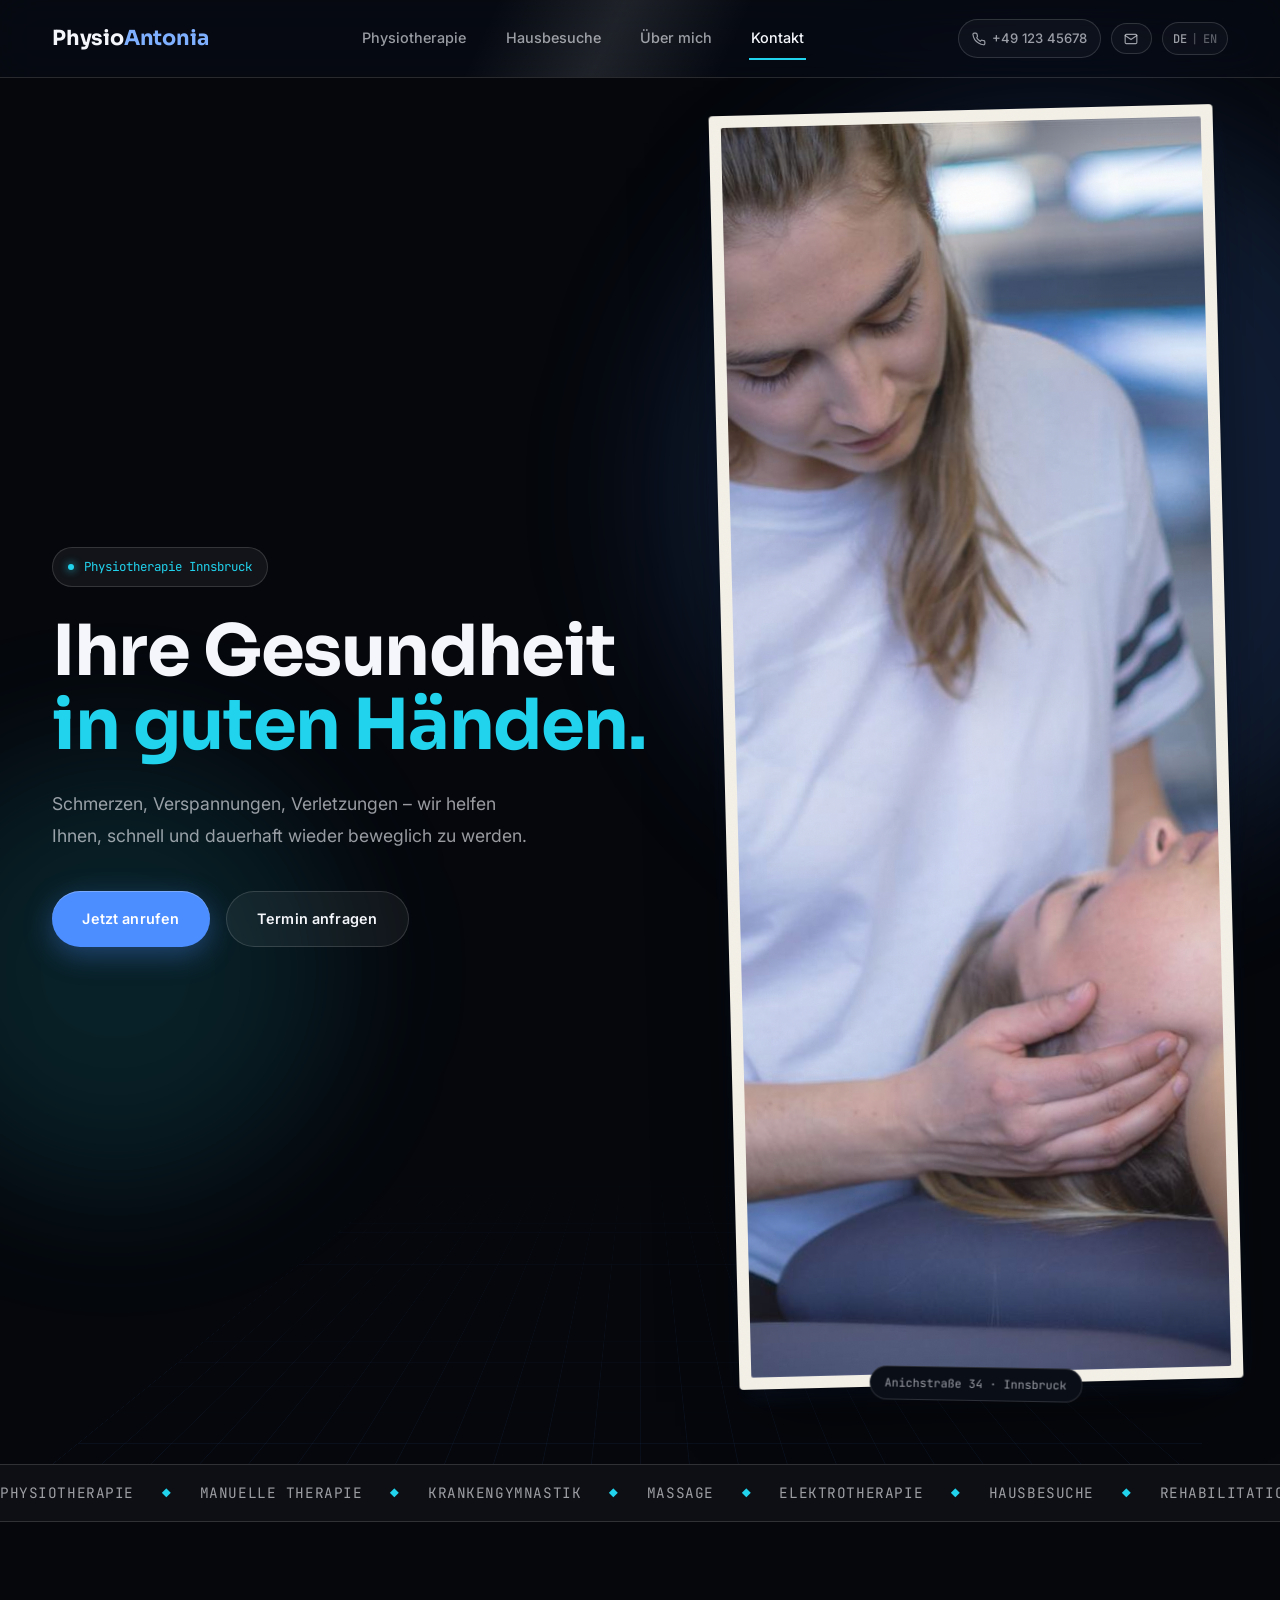
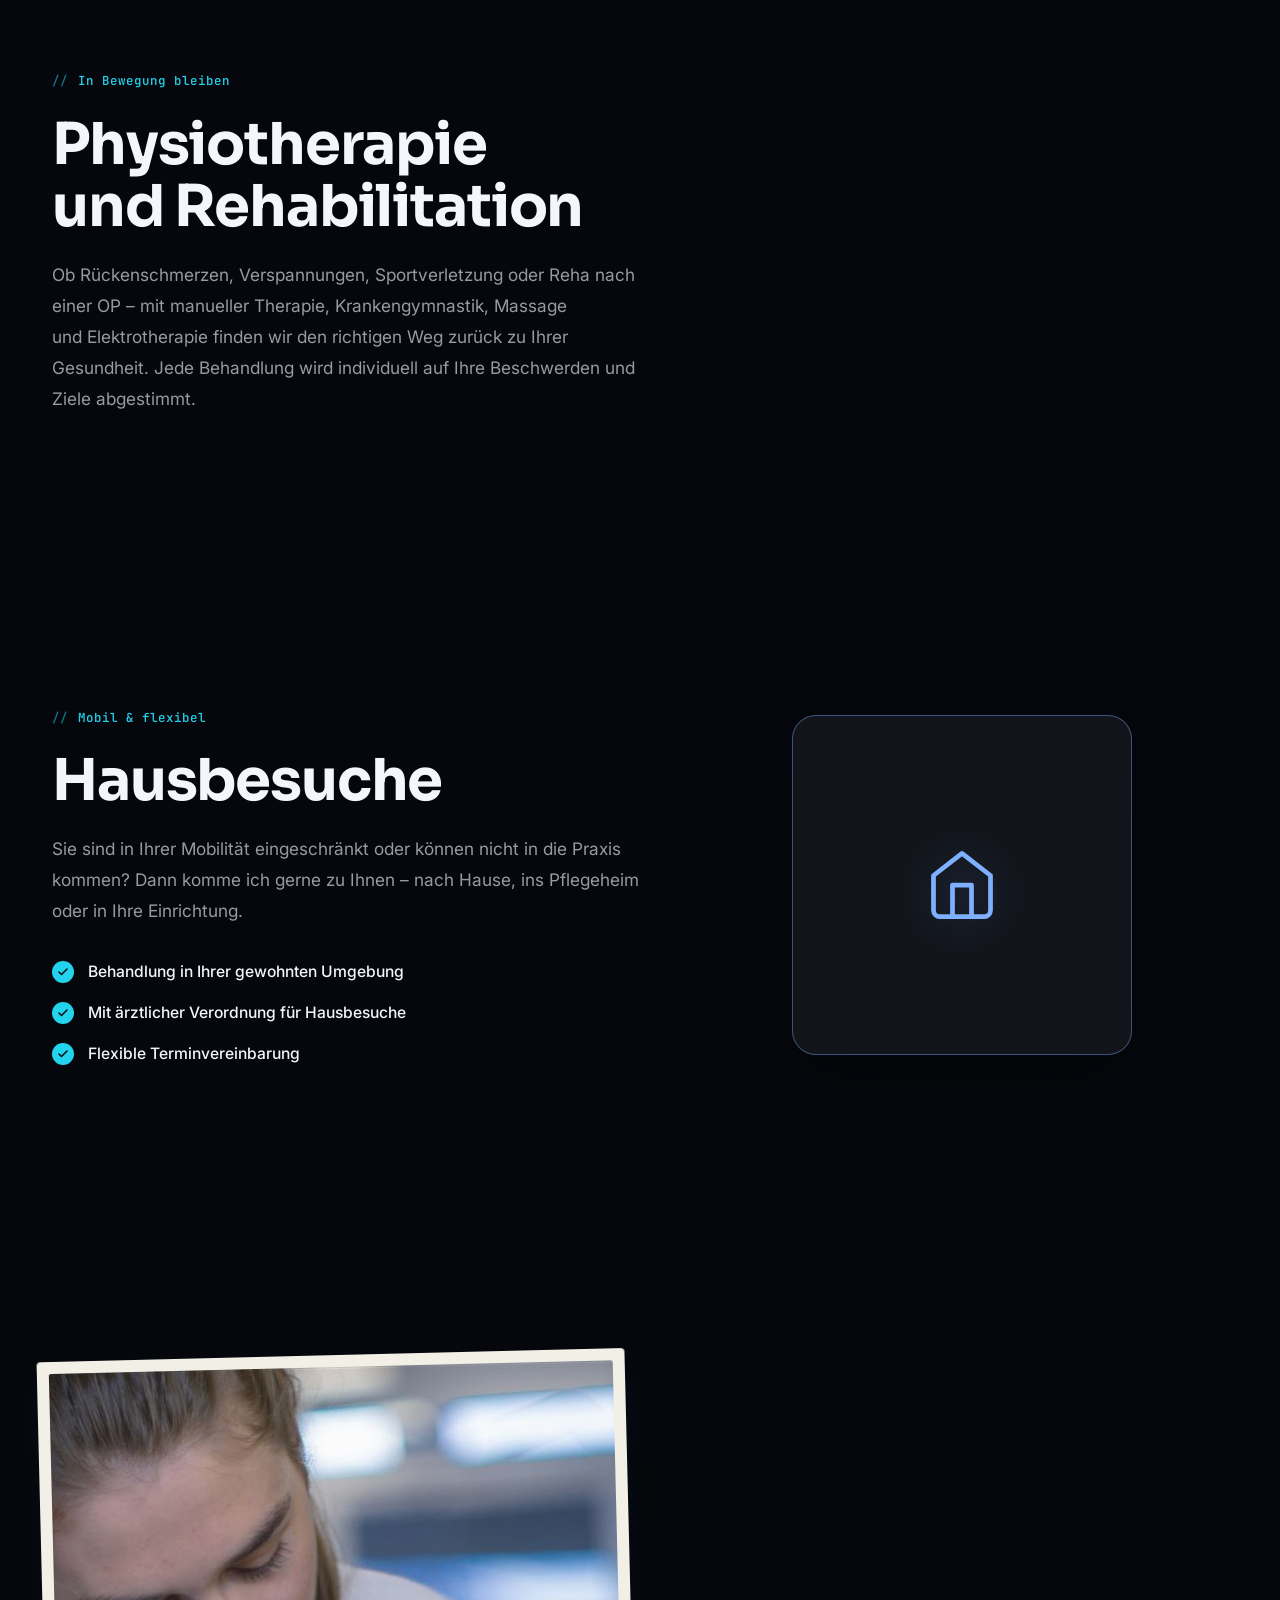
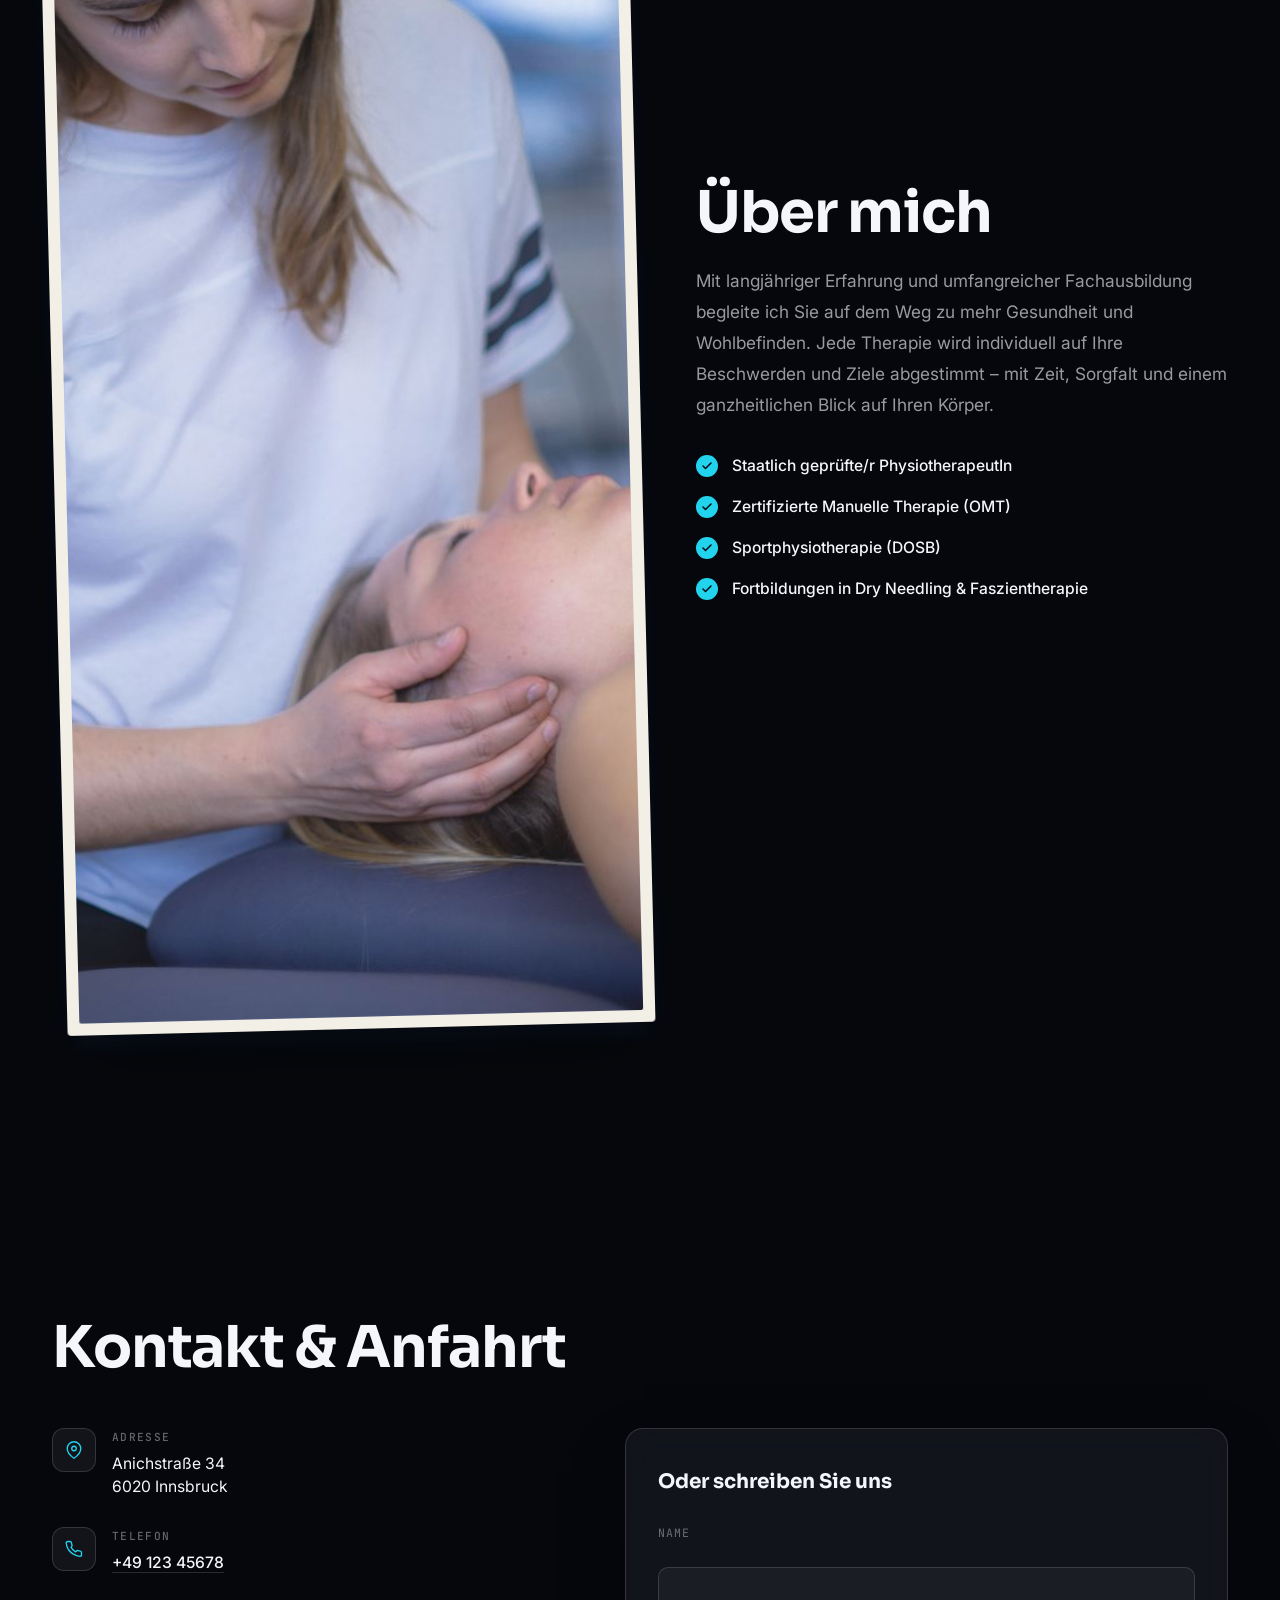
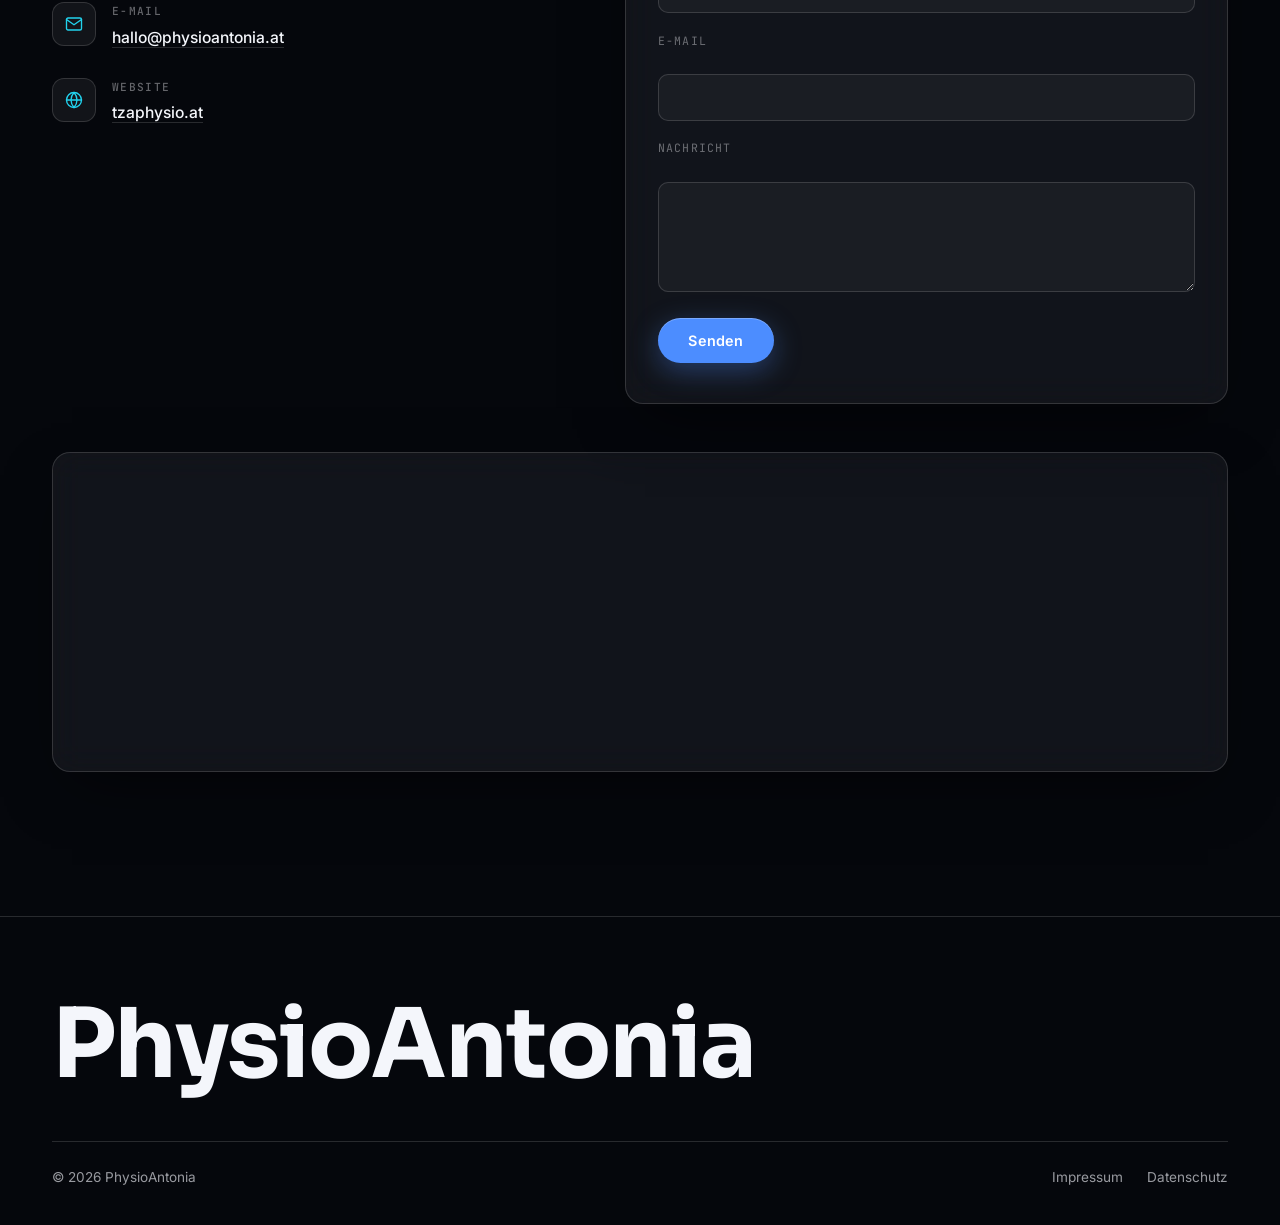
<file: pr-preview/pr-10/index.html>
<!DOCTYPE html>
<html lang="de">
<head>
  <meta charset="UTF-8" />
  <meta name="viewport" content="width=device-width, initial-scale=1.0" />
  <meta name="description" content="PhysioAntonia – Physiotherapie · Manuelle Therapie · Massage" />
  <title>PhysioAntonia</title>
  <link rel="preconnect" href="https://fonts.googleapis.com" />
  <link rel="preconnect" href="https://fonts.gstatic.com" crossorigin />
  <link href="https://fonts.googleapis.com/css2?family=Sora:wght@500;600;700;800&family=Inter:wght@400;500;600;700&family=JetBrains+Mono:wght@400;500&display=swap" rel="stylesheet" />
  <link rel="stylesheet" href="style.css" />
</head>
<body>

  <a class="skip-link" href="#inhalt" data-de="Zum Inhalt springen" data-en="Skip to content">Zum Inhalt springen</a>

  <!-- ===== GLASS TOPBAR ===== -->
  <header class="topbar" id="topbar">
    <div class="topbar__glass" aria-hidden="true"></div>
    <div class="container topbar__inner">
      <a href="#top" class="logo">Physio<span>Antonia</span></a>

      <nav class="nav-panel" id="navPanel" aria-label="Hauptnavigation">
        <a href="#leistungen-eyebrow" class="nav-link" data-de="Physiotherapie" data-en="Physiotherapy">Physiotherapie</a>
        <a href="#hausbesuche-eyebrow" class="nav-link" data-de="Hausbesuche" data-en="Home visits">Hausbesuche</a>
        <a href="#ueber-uns-title" class="nav-link" data-de="Über mich" data-en="About me">Über mich</a>
        <a href="#kontakt-title" class="nav-link" data-de="Kontakt" data-en="Contact">Kontakt</a>
      </nav>

      <div class="topbar__actions">
        <a href="tel:+4912345678" class="topbar__phone">
          <svg width="14" height="14" viewBox="0 0 24 24" fill="none" stroke="currentColor" stroke-width="2" stroke-linecap="round" stroke-linejoin="round" aria-hidden="true"><path d="M22 16.92v3a2 2 0 0 1-2.18 2 19.79 19.79 0 0 1-8.63-3.07A19.5 19.5 0 0 1 4.69 13a19.79 19.79 0 0 1-3.07-8.67A2 2 0 0 1 3.6 2h3a2 2 0 0 1 2 1.72c.127.96.361 1.903.7 2.81a2 2 0 0 1-.45 2.11L8.09 9.91a16 16 0 0 0 6 6l1.27-1.27a2 2 0 0 1 2.11-.45c.907.339 1.85.573 2.81.7A2 2 0 0 1 22 16.92z"/></svg>
          +49 123 45678
        </a>
        <a href="mailto:hallo@physioantonia.at" class="topbar__email">
          <svg width="14" height="14" viewBox="0 0 24 24" fill="none" stroke="currentColor" stroke-width="2" stroke-linecap="round" stroke-linejoin="round" aria-hidden="true"><path d="M4 4h16c1.1 0 2 .9 2 2v12c0 1.1-.9 2-2 2H4c-1.1 0-2-.9-2-2V6c0-1.1.9-2 2-2z"/><polyline points="22,6 12,13 2,6"/></svg>
        </a>
        <button class="lang-toggle" id="langToggle" aria-label="Toggle language">
          <span class="lang-toggle__active" id="langLabel">DE</span>
          <span class="lang-toggle__sep">|</span>
          <span class="lang-toggle__inactive" id="langOther">EN</span>
        </button>
        <button class="hamburger" id="hamburger" aria-label="Menu" aria-expanded="false" aria-controls="navPanel">
          <span></span><span></span><span></span>
        </button>
      </div>
    </div>
  </header>

  <main id="inhalt">

  <!-- ===== HERO SCENE ===== -->
  <section class="hero" id="top">
    <div class="hero__grid parallax" data-depth="0.12" aria-hidden="true"></div>
    <div class="hero__glow parallax" data-depth="0.22" aria-hidden="true"></div>
    <div class="hero__glow hero__glow--b parallax" data-depth="0.35" aria-hidden="true"></div>
    <div class="container hero__inner">
      <div class="hero__content">
        <span class="hero__badge"><span class="hero__badge-dot"></span> <span data-de="Physiotherapie Innsbruck" data-en="Physiotherapy Innsbruck">Physiotherapie Innsbruck</span></span>
        <h1 class="hero__title" data-de="Ihre Gesundheit <span>in guten Händen.</span>" data-en="Your health <span>in good hands.</span>">Ihre Gesundheit <span>in guten Händen.</span></h1>
        <p class="hero__sub" data-de="Schmerzen, Verspannungen, Verletzungen – wir helfen Ihnen, schnell und dauerhaft wieder beweglich zu werden." data-en="Pain, tension, injury — we help you move freely again, quickly and lastingly.">Schmerzen, Verspannungen, Verletzungen – wir helfen Ihnen, schnell und dauerhaft wieder beweglich zu werden.</p>
        <div class="hero__ctas">
          <a href="tel:+4912345678" class="btn btn--solid" data-de="Jetzt anrufen" data-en="Call now">Jetzt anrufen</a>
          <a href="#contactForm" class="btn btn--glass" data-de="Termin anfragen" data-en="Request appointment">Termin anfragen</a>
        </div>
      </div>
      <div class="hero__image photo" data-tilt>
        <div class="photo-card">
          <div class="photo-card__print">
            <div class="photo-card__frame">
              <img src="img/hero1.jpg" alt="Physiotherapeutin behandelt eine Patientin an der Halswirbelsäule" width="1000" height="1250" />
            </div>
          </div>
          <span class="photo-card__tag" data-de="Anichstraße 34 · Innsbruck" data-en="Anichstraße 34 · Innsbruck">Anichstraße 34 · Innsbruck</span>
        </div>
      </div>
    </div>
  </section>

  <!-- ===== MARQUEE ===== -->
  <div class="marquee" aria-hidden="true">
    <div class="marquee__track">
      <div class="marquee__group">
        <span data-de="Physiotherapie" data-en="Physiotherapy">Physiotherapie</span><span class="marquee__dot">◆</span>
        <span data-de="Manuelle Therapie" data-en="Manual therapy">Manuelle Therapie</span><span class="marquee__dot">◆</span>
        <span data-de="Krankengymnastik" data-en="Therapeutic exercise">Krankengymnastik</span><span class="marquee__dot">◆</span>
        <span data-de="Massage" data-en="Massage">Massage</span><span class="marquee__dot">◆</span>
        <span data-de="Elektrotherapie" data-en="Electrotherapy">Elektrotherapie</span><span class="marquee__dot">◆</span>
        <span data-de="Hausbesuche" data-en="Home visits">Hausbesuche</span><span class="marquee__dot">◆</span>
        <span data-de="Rehabilitation" data-en="Rehabilitation">Rehabilitation</span><span class="marquee__dot">◆</span>
      </div>
      <div class="marquee__group">
        <span data-de="Physiotherapie" data-en="Physiotherapy">Physiotherapie</span><span class="marquee__dot">◆</span>
        <span data-de="Manuelle Therapie" data-en="Manual therapy">Manuelle Therapie</span><span class="marquee__dot">◆</span>
        <span data-de="Krankengymnastik" data-en="Therapeutic exercise">Krankengymnastik</span><span class="marquee__dot">◆</span>
        <span data-de="Massage" data-en="Massage">Massage</span><span class="marquee__dot">◆</span>
        <span data-de="Elektrotherapie" data-en="Electrotherapy">Elektrotherapie</span><span class="marquee__dot">◆</span>
        <span data-de="Hausbesuche" data-en="Home visits">Hausbesuche</span><span class="marquee__dot">◆</span>
        <span data-de="Rehabilitation" data-en="Rehabilitation">Rehabilitation</span><span class="marquee__dot">◆</span>
      </div>
    </div>
  </div>

  <!-- ===== PHYSIOTHERAPIE ===== -->
  <section class="section" id="leistungen">
    <div class="container">
      <div class="section__head">
        <span class="eyebrow" id="leistungen-eyebrow" data-de="In Bewegung bleiben" data-en="Stay in motion">In Bewegung bleiben</span>
        <h2 class="section__title" data-de="Physiotherapie und Rehabilitation" data-en="Physiotherapy and rehabilitation">Physiotherapie und Rehabilitation</h2>
        <p class="section__sub" data-de="Ob Rückenschmerzen, Verspannungen, Sportverletzung oder Reha nach einer OP – mit manueller Therapie, Krankengymnastik, Massage und Elektrotherapie finden wir den richtigen Weg zurück zu Ihrer Gesundheit. Jede Behandlung wird individuell auf Ihre Beschwerden und Ziele abgestimmt." data-en="Whether back pain, tension, a sports injury or rehab after surgery – with manual therapy, therapeutic exercise, massage and electrotherapy we find the right path back to your health. Every treatment is individually tailored to your complaints and goals.">Ob Rückenschmerzen, Verspannungen, Sportverletzung oder Reha nach einer OP – mit manueller Therapie, Krankengymnastik, Massage und Elektrotherapie finden wir den richtigen Weg zurück zu Ihrer Gesundheit. Jede Behandlung wird individuell auf Ihre Beschwerden und Ziele abgestimmt.</p>
      </div>
    </div>
  </section>

  <!-- ===== HAUSBESUCHE ===== -->
  <section class="section" id="hausbesuche">
    <div class="container">
      <div class="split">
        <div class="split__text">
          <span class="eyebrow" id="hausbesuche-eyebrow" data-de="Mobil &amp; flexibel" data-en="Mobile &amp; flexible">Mobil &amp; flexibel</span>
          <h2 class="section__title" data-de="Hausbesuche" data-en="Home visits">Hausbesuche</h2>
          <p class="section__sub" data-de="Sie sind in Ihrer Mobilität eingeschränkt oder können nicht in die Praxis kommen? Dann komme ich gerne zu Ihnen – nach Hause, ins Pflegeheim oder in Ihre Einrichtung." data-en="Limited mobility, or unable to come to the practice? Then I will gladly come to you – at home, in a care home or in your facility.">Sie sind in Ihrer Mobilität eingeschränkt oder können nicht in die Praxis kommen? Dann komme ich gerne zu Ihnen – nach Hause, ins Pflegeheim oder in Ihre Einrichtung.</p>
          <ul class="check-list">
            <li data-de="Behandlung in Ihrer gewohnten Umgebung" data-en="Treatment in your familiar surroundings">Behandlung in Ihrer gewohnten Umgebung</li>
            <li data-de="Mit ärztlicher Verordnung für Hausbesuche" data-en="With a doctor's prescription for home visits">Mit ärztlicher Verordnung für Hausbesuche</li>
            <li data-de="Flexible Terminvereinbarung" data-en="Flexible appointment scheduling">Flexible Terminvereinbarung</li>
          </ul>
        </div>
        <div class="split__panel" aria-hidden="true">
          <div class="icon-panel glass-card" data-tilt>
            <svg width="76" height="76" viewBox="0 0 24 24" fill="none" stroke="currentColor" stroke-width="1.5" stroke-linecap="round" stroke-linejoin="round"><path d="M3 9l9-7 9 7v11a2 2 0 0 1-2 2H5a2 2 0 0 1-2-2z"/><polyline points="9 22 9 12 15 12 15 22"/></svg>
          </div>
        </div>
      </div>
    </div>
  </section>

  <!-- ===== ABOUT ===== -->
  <section class="section" id="ueber-uns">
    <div class="container">
      <div class="split">
        <div class="split__panel photo" data-tilt>
          <div class="photo-card">
            <div class="photo-card__print">
              <div class="photo-card__frame">
                <img src="img/hero1.jpg" alt="Physiotherapeutin bei der Behandlung" width="1000" height="1250" style="object-position: 50% 15%;" />
              </div>
            </div>
          </div>
        </div>
        <div class="split__text">
          <h2 class="section__title" id="ueber-uns-title" data-de="Über mich" data-en="About me">Über mich</h2>
          <p class="section__sub" data-de="Mit langjähriger Erfahrung und umfangreicher Fachausbildung begleite ich Sie auf dem Weg zu mehr Gesundheit und Wohlbefinden. Jede Therapie wird individuell auf Ihre Beschwerden und Ziele abgestimmt – mit Zeit, Sorgfalt und einem ganzheitlichen Blick auf Ihren Körper." data-en="With years of experience and extensive specialist training, I guide you towards better health and well-being. Every therapy is individually tailored to your complaints and goals – with time, care, and a holistic view of your body.">Mit langjähriger Erfahrung und umfangreicher Fachausbildung begleite ich Sie auf dem Weg zu mehr Gesundheit und Wohlbefinden. Jede Therapie wird individuell auf Ihre Beschwerden und Ziele abgestimmt – mit Zeit, Sorgfalt und einem ganzheitlichen Blick auf Ihren Körper.</p>
          <ul class="check-list">
            <li data-de="Staatlich geprüfte/r PhysiotherapeutIn" data-en="State-certified physiotherapist">Staatlich geprüfte/r PhysiotherapeutIn</li>
            <li data-de="Zertifizierte Manuelle Therapie (OMT)" data-en="Certified manual therapy (OMT)">Zertifizierte Manuelle Therapie (OMT)</li>
            <li data-de="Sportphysiotherapie (DOSB)" data-en="Sports physiotherapy (DOSB)">Sportphysiotherapie (DOSB)</li>
            <li data-de="Fortbildungen in Dry Needling &amp; Faszientherapie" data-en="Advanced training in dry needling &amp; fascia therapy">Fortbildungen in Dry Needling &amp; Faszientherapie</li>
          </ul>
        </div>
      </div>
    </div>
  </section>

  <!-- ===== CONTACT ===== -->
  <section class="section" id="kontakt">
    <div class="container">
      <div class="section__head">
        <h2 class="section__title" id="kontakt-title" data-de="Kontakt &amp; Anfahrt" data-en="Contact &amp; Location">Kontakt &amp; Anfahrt</h2>
      </div>

      <div class="contact-grid">

        <div class="contact-info">
          <div class="contact-info__item">
            <div class="contact-info__icon-wrap" aria-hidden="true">
              <svg width="18" height="18" viewBox="0 0 24 24" fill="none" stroke="currentColor" stroke-width="1.8" stroke-linecap="round" stroke-linejoin="round"><path d="M21 10c0 7-9 13-9 13s-9-6-9-13a9 9 0 0 1 18 0z"/><circle cx="12" cy="10" r="3"/></svg>
            </div>
            <div>
              <strong data-de="Adresse" data-en="Address">Adresse</strong>
              <p>Anichstraße 34<br />6020 Innsbruck</p>
            </div>
          </div>
          <div class="contact-info__item">
            <div class="contact-info__icon-wrap" aria-hidden="true">
              <svg width="18" height="18" viewBox="0 0 24 24" fill="none" stroke="currentColor" stroke-width="1.8" stroke-linecap="round" stroke-linejoin="round"><path d="M22 16.92v3a2 2 0 0 1-2.18 2 19.79 19.79 0 0 1-8.63-3.07A19.5 19.5 0 0 1 4.69 13a19.79 19.79 0 0 1-3.07-8.67A2 2 0 0 1 3.6 2h3a2 2 0 0 1 2 1.72c.127.96.361 1.903.7 2.81a2 2 0 0 1-.45 2.11L8.09 9.91a16 16 0 0 0 6 6l1.27-1.27a2 2 0 0 1 2.11-.45c.907.339 1.85.573 2.81.7A2 2 0 0 1 22 16.92z"/></svg>
            </div>
            <div>
              <strong data-de="Telefon" data-en="Phone">Telefon</strong>
              <p><a href="tel:+4912345678">+49 123 45678</a></p>
            </div>
          </div>
          <div class="contact-info__item">
            <div class="contact-info__icon-wrap" aria-hidden="true">
              <svg width="18" height="18" viewBox="0 0 24 24" fill="none" stroke="currentColor" stroke-width="1.8" stroke-linecap="round" stroke-linejoin="round"><path d="M4 4h16c1.1 0 2 .9 2 2v12c0 1.1-.9 2-2 2H4c-1.1 0-2-.9-2-2V6c0-1.1.9-2 2-2z"/><polyline points="22,6 12,13 2,6"/></svg>
            </div>
            <div>
              <strong data-de="E-Mail" data-en="Email">E-Mail</strong>
              <p><a href="mailto:hallo@physioantonia.at">hallo@physioantonia.at</a></p>
            </div>
          </div>
          <div class="contact-info__item">
            <div class="contact-info__icon-wrap" aria-hidden="true">
              <svg width="18" height="18" viewBox="0 0 24 24" fill="none" stroke="currentColor" stroke-width="1.8" stroke-linecap="round" stroke-linejoin="round"><circle cx="12" cy="12" r="10"/><line x1="2" y1="12" x2="22" y2="12"/><path d="M12 2a15.3 15.3 0 0 1 4 10 15.3 15.3 0 0 1-4 10 15.3 15.3 0 0 1-4-10 15.3 15.3 0 0 1 4-10z"/></svg>
            </div>
            <div>
              <strong data-de="Website" data-en="Website">Website</strong>
              <p><a href="https://www.tzaphysio.at/" target="_blank" rel="noopener">tzaphysio.at</a></p>
            </div>
          </div>
        </div>

        <div class="contact-form-wrap glass-card" id="contactForm">
          <h3 class="contact-form-wrap__title" data-de="Oder schreiben Sie uns" data-en="Or send us a message">Oder schreiben Sie uns</h3>
          <form class="contact-form" id="contactFormEl" novalidate>
            <label class="form-label" for="name" data-de="Name" data-en="Name">Name</label>
            <input class="form-input" type="text" id="name" name="name" autocomplete="name" required />

            <label class="form-label" for="email" data-de="E-Mail" data-en="Email">E-Mail</label>
            <input class="form-input" type="email" id="email" name="email" autocomplete="email" required />

            <label class="form-label" for="message" data-de="Nachricht" data-en="Message">Nachricht</label>
            <textarea class="form-input form-input--textarea" id="message" name="message" rows="4" required></textarea>

            <button type="submit" class="btn btn--solid" data-de="Senden" data-en="Send">Senden</button>
          </form>
        </div>

      </div>

      <div class="map-wrap glass-card">
        <iframe
          class="map"
          src="https://www.google.com/maps?q=Anichstra%C3%9Fe%2034%2C%206020%20Innsbruck&output=embed"
          width="100%"
          height="100%"
          style="border:0;"
          allowfullscreen=""
          loading="lazy"
          referrerpolicy="no-referrer-when-downgrade"
          title="Standort PhysioAntonia"
        ></iframe>
        <div class="map-placeholder" aria-hidden="true">
          <svg width="28" height="28" viewBox="0 0 24 24" fill="none" stroke="currentColor" stroke-width="1.5" stroke-linecap="round" stroke-linejoin="round"><path d="M21 10c0 7-9 13-9 13s-9-6-9-13a9 9 0 0 1 18 0z"/><circle cx="12" cy="10" r="3"/></svg>
          <p data-de="Karte folgt" data-en="Map coming soon">Karte folgt</p>
        </div>
      </div>

    </div>
  </section>

  </main>

  <!-- ===== FOOTER ===== -->
  <footer class="footer">
    <div class="container">
      <span class="footer__word" aria-hidden="true">PhysioAntonia</span>
      <div class="footer__bottom">
        <p class="footer__copy">&copy; <span id="year"></span> PhysioAntonia</p>
        <nav class="footer__nav">
          <a href="impressum.html" data-de="Impressum" data-en="Legal notice">Impressum</a>
          <a href="datenschutz.html" data-de="Datenschutz" data-en="Privacy policy">Datenschutz</a>
        </nav>
      </div>
    </div>
  </footer>

  <!-- Floating call button — mobile only -->
  <a href="tel:+4912345678" class="fab" aria-label="Anrufen">
    <svg width="18" height="18" viewBox="0 0 24 24" fill="none" stroke="currentColor" stroke-width="2" stroke-linecap="round" stroke-linejoin="round" aria-hidden="true"><path d="M22 16.92v3a2 2 0 0 1-2.18 2 19.79 19.79 0 0 1-8.63-3.07A19.5 19.5 0 0 1 4.69 13a19.79 19.79 0 0 1-3.07-8.67A2 2 0 0 1 3.6 2h3a2 2 0 0 1 2 1.72c.127.96.361 1.903.7 2.81a2 2 0 0 1-.45 2.11L8.09 9.91a16 16 0 0 0 6 6l1.27-1.27a2 2 0 0 1 2.11-.45c.907.339 1.85.573 2.81.7A2 2 0 0 1 22 16.92z"/></svg>
    <span data-de="Anrufen" data-en="Call">Anrufen</span>
  </a>

  <script src="script.js"></script>
</body>
</html>
</file>
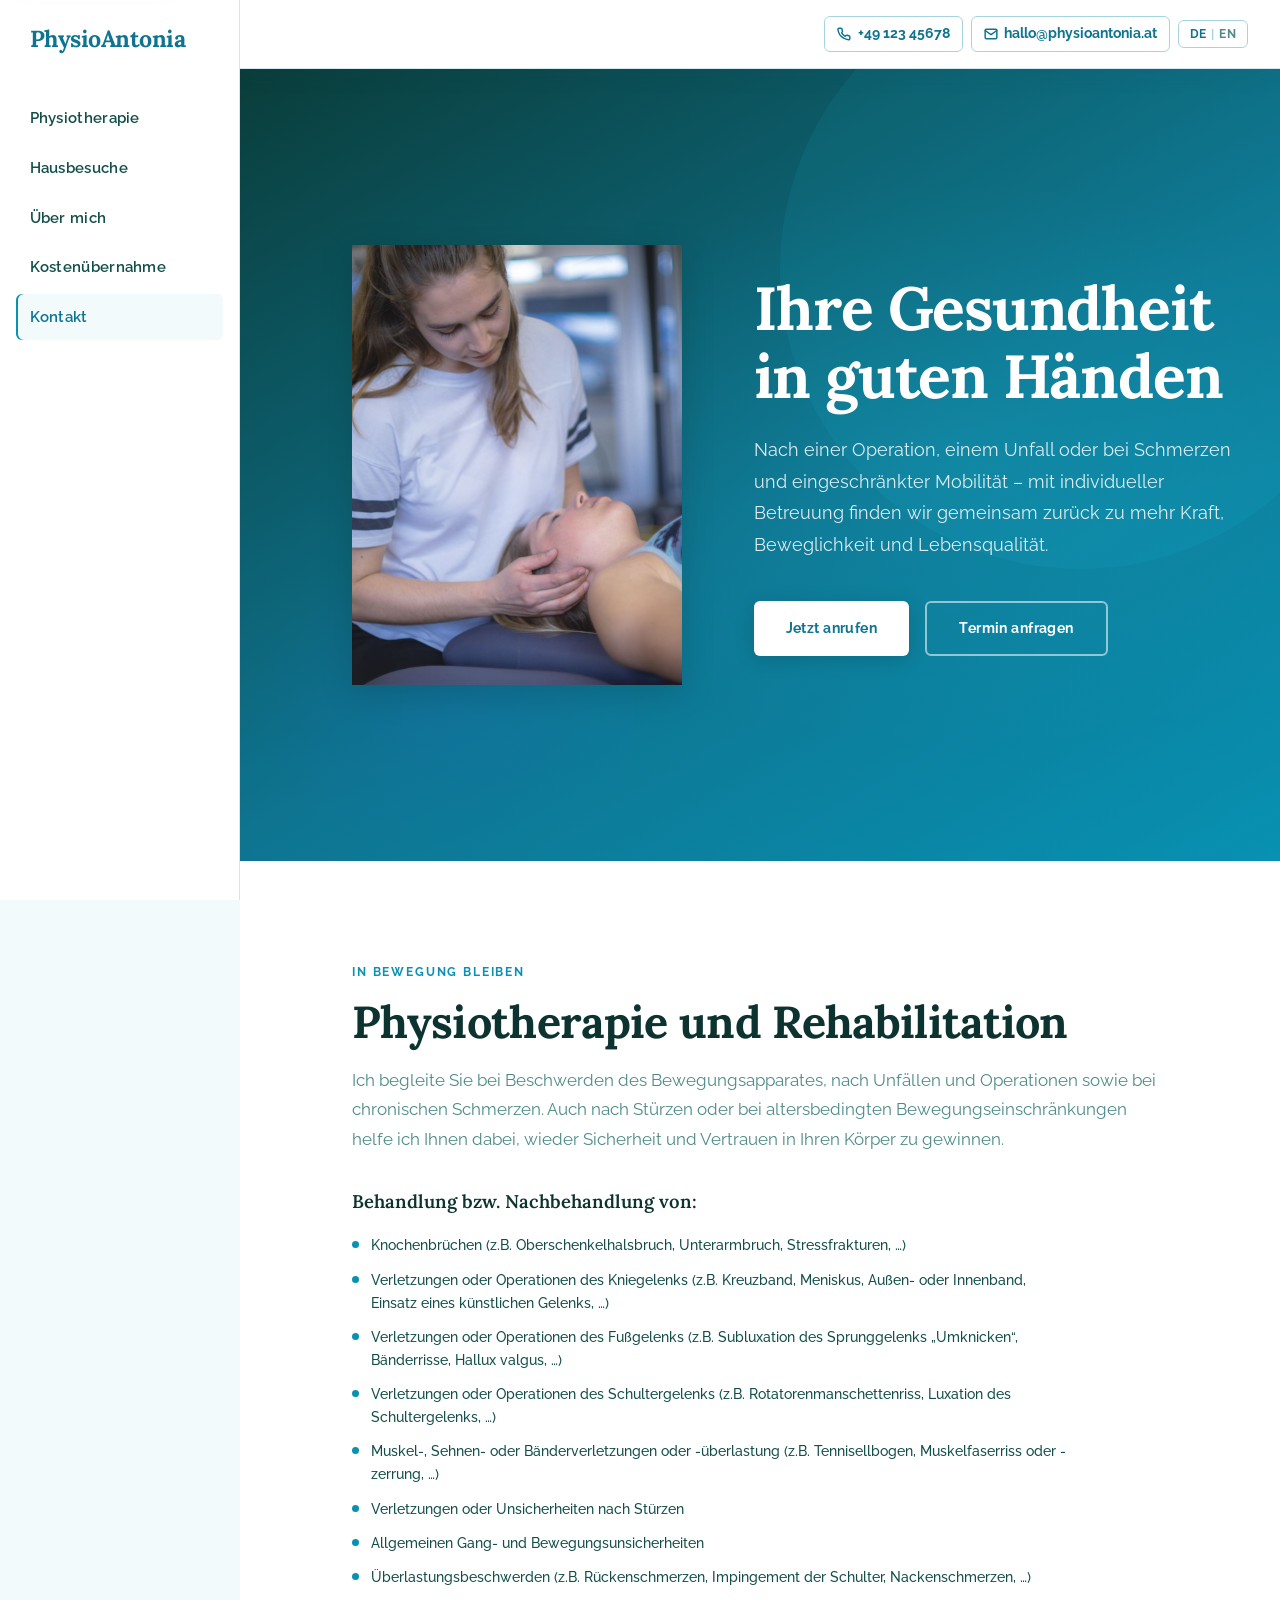
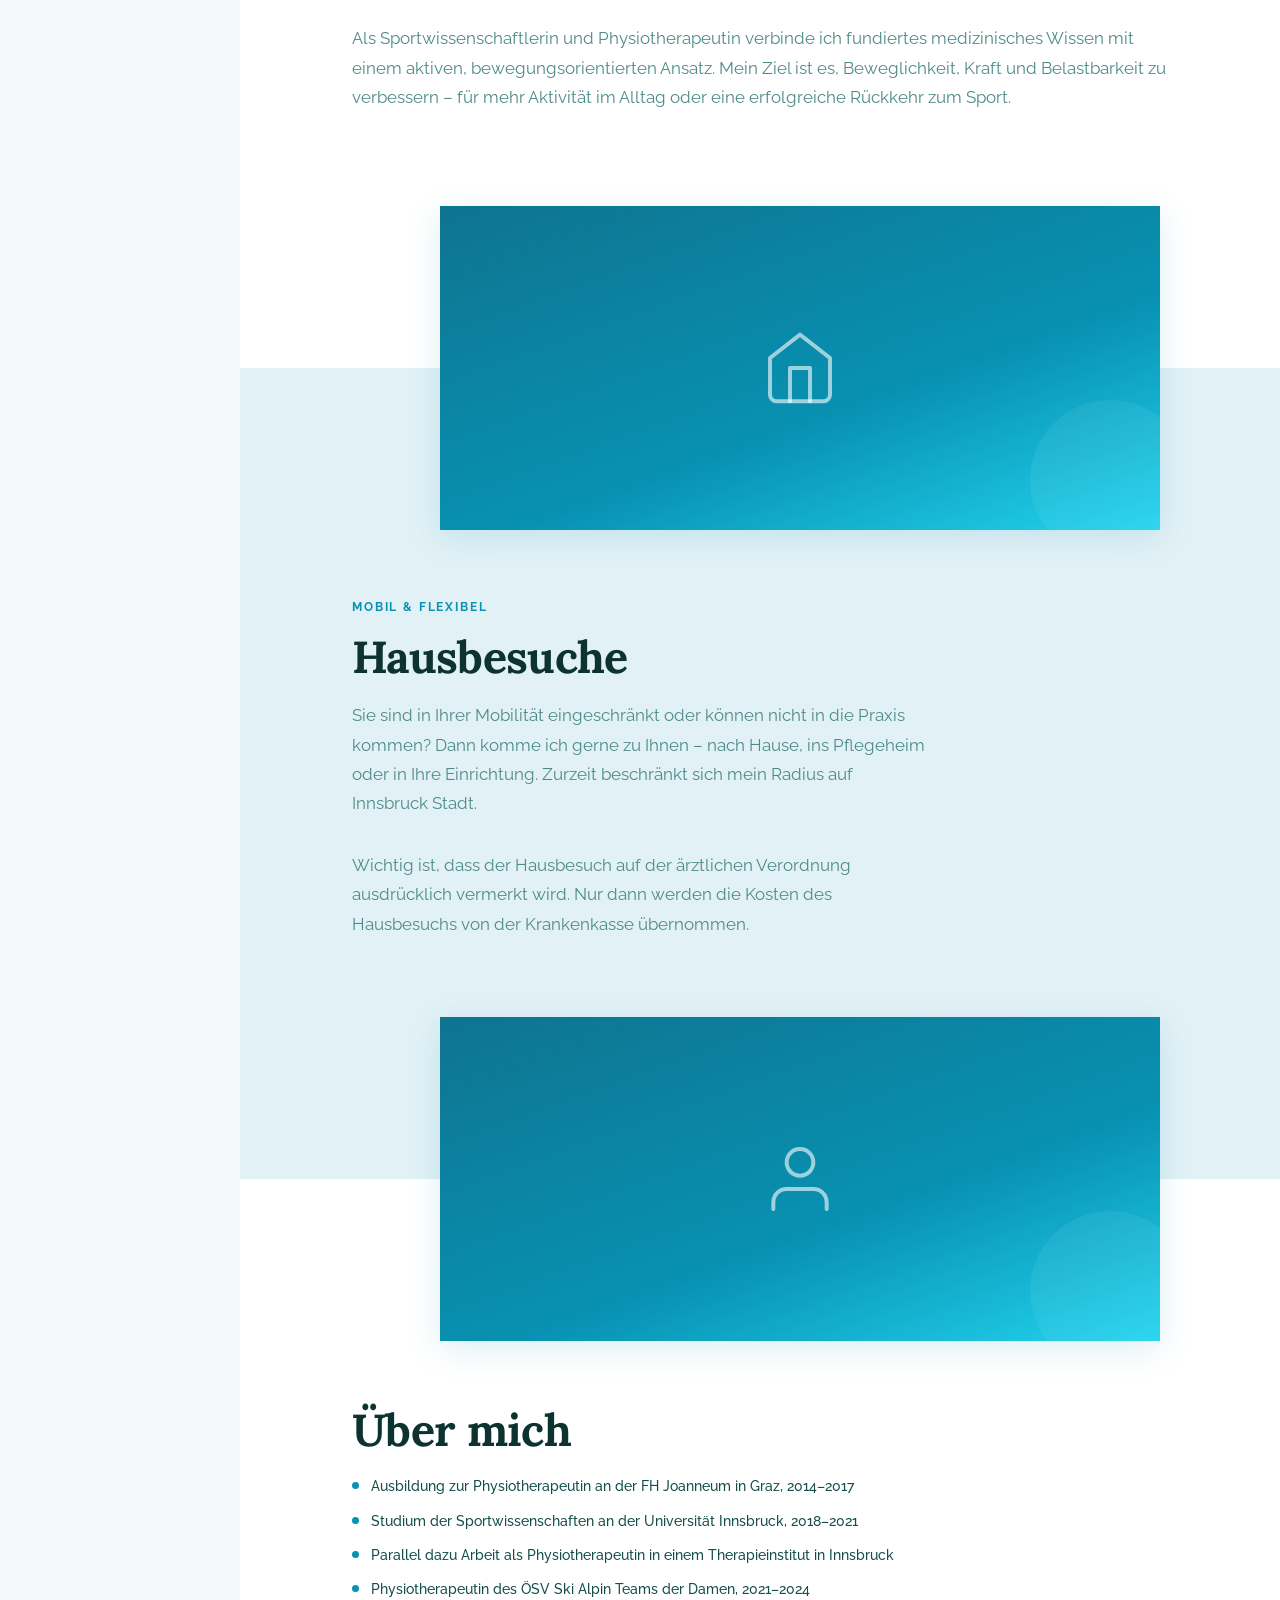
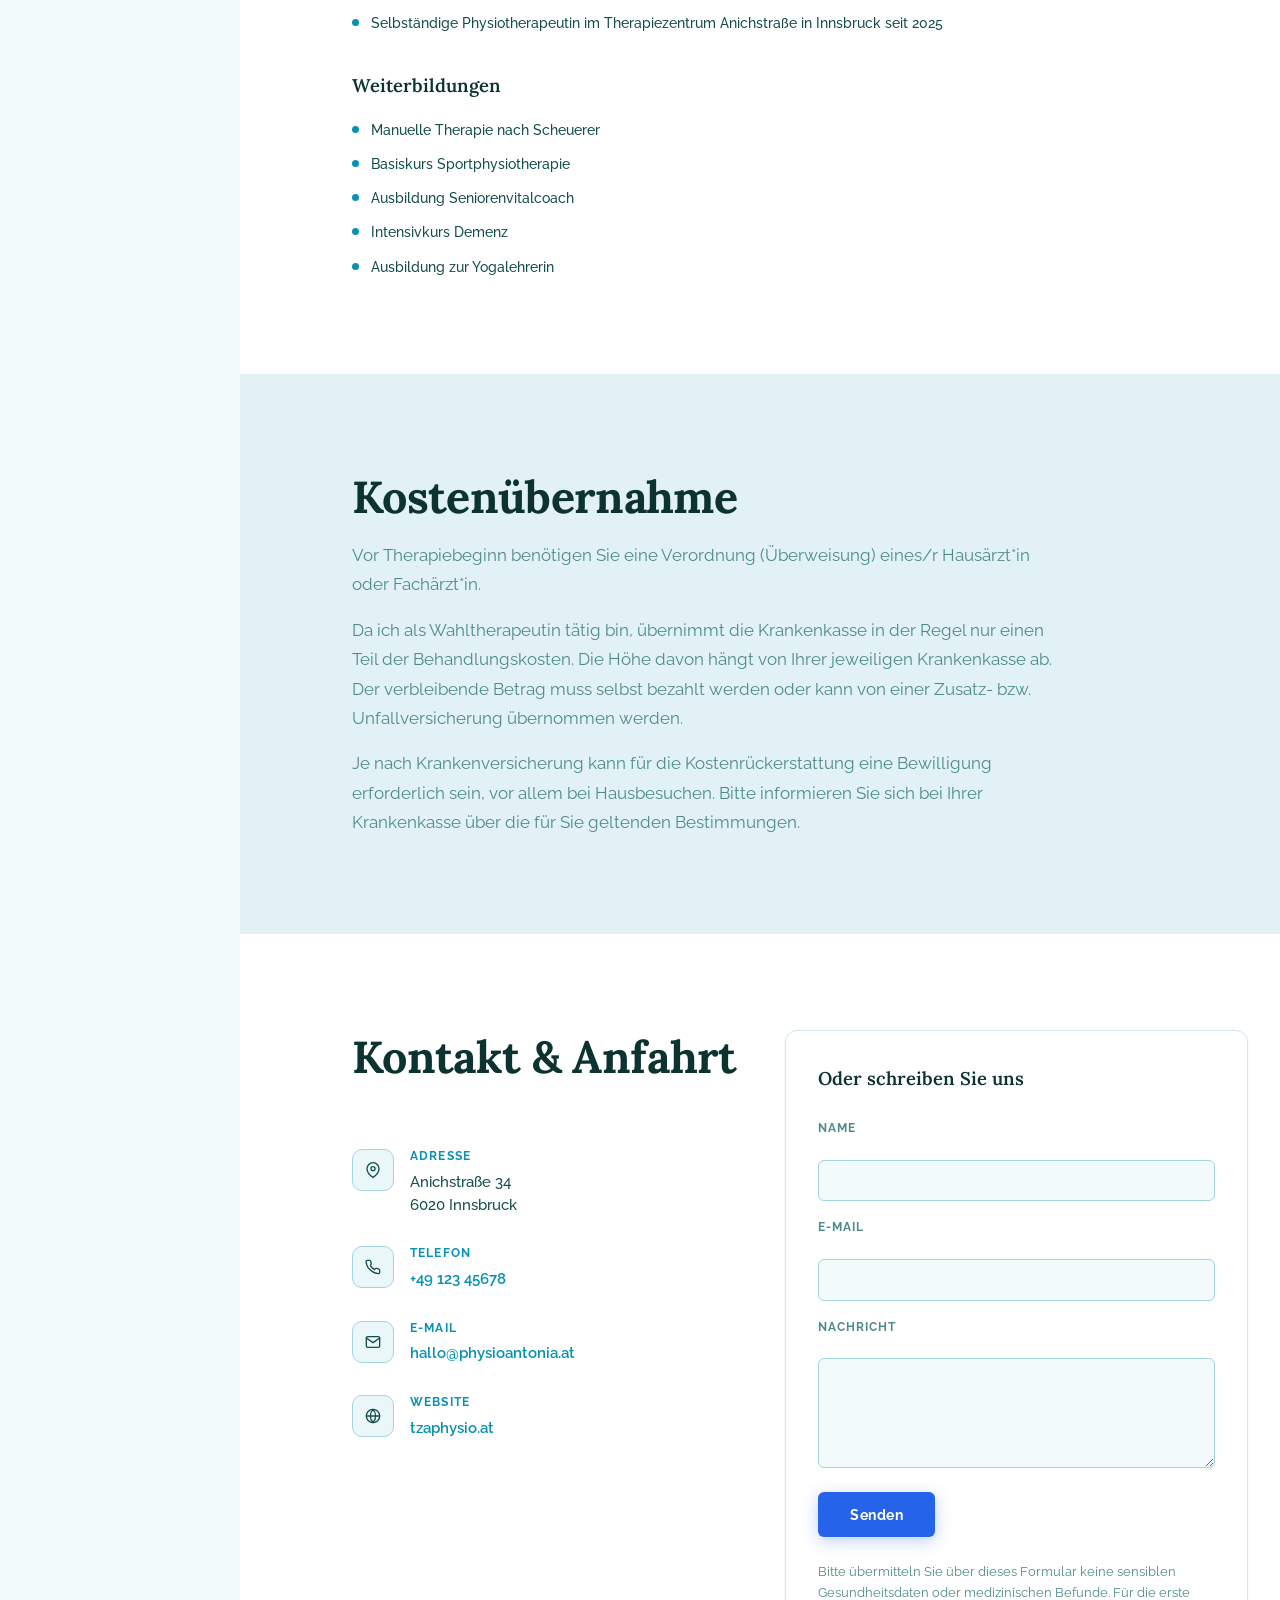
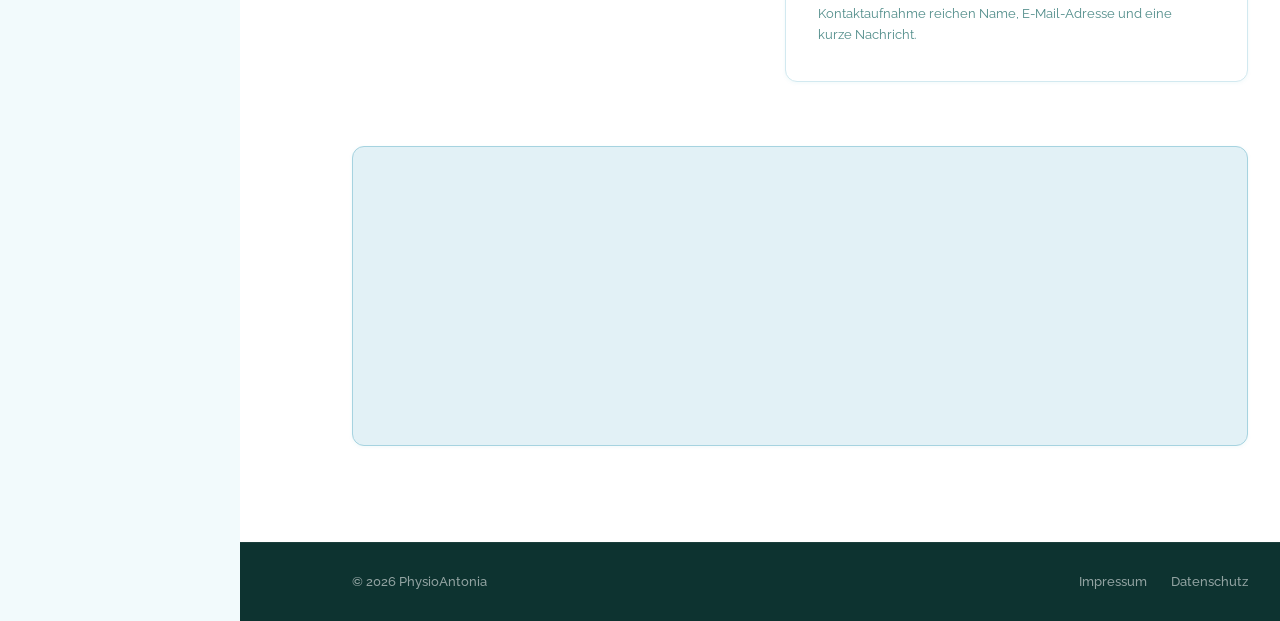
<file: pr-preview/pr-12/index.html>
<!DOCTYPE html>
<html lang="de">
<head>
  <meta charset="UTF-8" />
  <meta name="viewport" content="width=device-width, initial-scale=1.0" />
  <meta name="description" content="PhysioAntonia – Physiotherapie, Rehabilitation und Hausbesuche in Innsbruck" />
  <title>PhysioAntonia</title>
  <link rel="preconnect" href="https://fonts.googleapis.com" />
  <link rel="preconnect" href="https://fonts.gstatic.com" crossorigin />
  <link href="https://fonts.googleapis.com/css2?family=Lora:wght@400;500;600;700&family=Raleway:wght@300;400;500;600;700&display=swap" rel="stylesheet" />
  <link rel="stylesheet" href="style.css" />
</head>
<body>

  <a class="skip-link" href="#inhalt" data-de="Zum Inhalt springen" data-en="Skip to content">Zum Inhalt springen</a>

  <!-- ===== SIDEBAR ===== -->
  <aside class="sidebar" id="nav">
    <a href="#top" class="logo">PhysioAntonia</a>
    <nav class="sidebar__nav" aria-label="Hauptnavigation">
      <a href="#leistungen-eyebrow" class="nav__link" data-de="Physiotherapie" data-en="Physiotherapy">Physiotherapie</a>
      <a href="#hausbesuche-eyebrow" class="nav__link" data-de="Hausbesuche" data-en="Home visits">Hausbesuche</a>
      <a href="#ueber-uns-title" class="nav__link" data-de="Über mich" data-en="About me">Über mich</a>
      <a href="#kosten-title" class="nav__link" data-de="Kostenübernahme" data-en="Costs">Kostenübernahme</a>
      <a href="#kontakt-title" class="nav__link" data-de="Kontakt" data-en="Contact">Kontakt</a>
    </nav>
  </aside>

  <!-- ===== HEADER ===== -->
  <header class="header" id="top">
    <div class="container header__inner">
      <button class="hamburger" id="hamburger" aria-label="Menu" aria-expanded="false">
        <span></span><span></span><span></span>
      </button>
      <a href="#top" class="logo logo--mobile">PhysioAntonia</a>

      <div class="header__actions">
        <a href="tel:+4912345678" class="header__phone">
          <svg width="14" height="14" viewBox="0 0 24 24" fill="none" stroke="currentColor" stroke-width="2.5" stroke-linecap="round" stroke-linejoin="round" aria-hidden="true"><path d="M22 16.92v3a2 2 0 0 1-2.18 2 19.79 19.79 0 0 1-8.63-3.07A19.5 19.5 0 0 1 4.69 13a19.79 19.79 0 0 1-3.07-8.67A2 2 0 0 1 3.6 2h3a2 2 0 0 1 2 1.72c.127.96.361 1.903.7 2.81a2 2 0 0 1-.45 2.11L8.09 9.91a16 16 0 0 0 6 6l1.27-1.27a2 2 0 0 1 2.11-.45c.907.339 1.85.573 2.81.7A2 2 0 0 1 22 16.92z"/></svg>
          +49 123 45678
        </a>
        <a href="mailto:hallo@physioantonia.at" class="header__email">
          <svg width="14" height="14" viewBox="0 0 24 24" fill="none" stroke="currentColor" stroke-width="2.5" stroke-linecap="round" stroke-linejoin="round" aria-hidden="true"><path d="M4 4h16c1.1 0 2 .9 2 2v12c0 1.1-.9 2-2 2H4c-1.1 0-2-.9-2-2V6c0-1.1.9-2 2-2z"/><polyline points="22,6 12,13 2,6"/></svg>
          <span class="header__email-text">hallo@physioantonia.at</span>
        </a>
        <button class="lang-toggle" id="langToggle" aria-label="Toggle language">
          <span class="lang-toggle__active" id="langLabel">DE</span>
          <span class="lang-toggle__sep">|</span>
          <span class="lang-toggle__inactive" id="langOther">EN</span>
        </button>
      </div>
    </div>
  </header>

  <main id="inhalt">

  <!-- ===== HERO ===== -->
  <section class="hero">
    <div class="hero__overlay"></div>
    <div class="container hero__inner">
      <div class="hero__image">
        <img src="img/hero1.jpg" alt="Physiotherapeutin behandelt eine Patientin an der Halswirbelsäule" width="1000" height="1250" />
      </div>
      <div class="hero__content">
        <h1 class="hero__title" data-de="Ihre Gesundheit in guten Händen" data-en="Your health in good hands">Ihre Gesundheit in guten Händen</h1>
        <p class="hero__sub" data-de="Nach einer Operation, einem Unfall oder bei Schmerzen und eingeschränkter Mobilität – mit individueller Betreuung finden wir gemeinsam zurück zu mehr Kraft, Beweglichkeit und Lebensqualität." data-en="After surgery or an accident, or with pain and limited mobility – with individual care, together we find our way back to more strength, mobility and quality of life.">Nach einer Operation, einem Unfall oder bei Schmerzen und eingeschränkter Mobilität – mit individueller Betreuung finden wir gemeinsam zurück zu mehr Kraft, Beweglichkeit und Lebensqualität.</p>
        <div class="hero__ctas">
          <a href="tel:+4912345678" class="btn btn--primary" data-de="Jetzt anrufen" data-en="Call now">Jetzt anrufen</a>
          <a href="#contactForm" class="btn btn--ghost" data-de="Termin anfragen" data-en="Request appointment">Termin anfragen</a>
        </div>
      </div>
    </div>
  </section>

  <!-- ===== SERVICES ===== -->
  <section class="section section--white" id="leistungen">
    <div class="container">
      <p class="section__eyebrow" id="leistungen-eyebrow" data-de="In Bewegung bleiben" data-en="Stay in motion">In Bewegung bleiben</p>
      <h2 class="section__title" data-de="Physiotherapie und Rehabilitation" data-en="Physiotherapy and rehabilitation">Physiotherapie und Rehabilitation</h2>
      <p class="section__sub" data-de="Ich begleite Sie bei Beschwerden des Bewegungsapparates, nach Unfällen und Operationen sowie bei chronischen Schmerzen. Auch nach Stürzen oder bei altersbedingten Bewegungseinschränkungen helfe ich Ihnen dabei, wieder Sicherheit und Vertrauen in Ihren Körper zu gewinnen." data-en="I support you with musculoskeletal complaints, after accidents and surgery, and with chronic pain. After falls or with age-related limitations in movement, I also help you regain confidence and trust in your body.">Ich begleite Sie bei Beschwerden des Bewegungsapparates, nach Unfällen und Operationen sowie bei chronischen Schmerzen. Auch nach Stürzen oder bei altersbedingten Bewegungseinschränkungen helfe ich Ihnen dabei, wieder Sicherheit und Vertrauen in Ihren Körper zu gewinnen.</p>
      <h3 class="section__subhead" data-de="Behandlung bzw. Nachbehandlung von:" data-en="Treatment and aftercare for:">Behandlung bzw. Nachbehandlung von:</h3>
      <ul class="about__credentials">
        <li data-de="Knochenbrüchen (z.B. Oberschenkelhalsbruch, Unterarmbruch, Stressfrakturen, …)" data-en="Bone fractures (e.g. femoral neck fracture, forearm fracture, stress fractures, …)">Knochenbrüchen (z.B. Oberschenkelhalsbruch, Unterarmbruch, Stressfrakturen, …)</li>
        <li data-de="Verletzungen oder Operationen des Kniegelenks (z.B. Kreuzband, Meniskus, Außen- oder Innenband, Einsatz eines künstlichen Gelenks, …)" data-en="Knee injuries or surgery (e.g. cruciate ligament, meniscus, lateral or medial collateral ligament, joint replacement, …)">Verletzungen oder Operationen des Kniegelenks (z.B. Kreuzband, Meniskus, Außen- oder Innenband, Einsatz eines künstlichen Gelenks, …)</li>
        <li data-de="Verletzungen oder Operationen des Fußgelenks (z.B. Subluxation des Sprunggelenks „Umknicken“, Bänderrisse, Hallux valgus, …)" data-en="Ankle and foot injuries or surgery (e.g. ankle subluxation or “rolled ankle”, torn ligaments, hallux valgus, …)">Verletzungen oder Operationen des Fußgelenks (z.B. Subluxation des Sprunggelenks „Umknicken“, Bänderrisse, Hallux valgus, …)</li>
        <li data-de="Verletzungen oder Operationen des Schultergelenks (z.B. Rotatorenmanschettenriss, Luxation des Schultergelenks, …)" data-en="Shoulder injuries or surgery (e.g. rotator cuff tear, shoulder dislocation, …)">Verletzungen oder Operationen des Schultergelenks (z.B. Rotatorenmanschettenriss, Luxation des Schultergelenks, …)</li>
        <li data-de="Muskel-, Sehnen- oder Bänderverletzungen oder -überlastung (z.B. Tennisellbogen, Muskelfaserriss oder -zerrung, …)" data-en="Muscle, tendon or ligament injuries or overuse (e.g. tennis elbow, torn or strained muscle fibres, …)">Muskel-, Sehnen- oder Bänderverletzungen oder -überlastung (z.B. Tennisellbogen, Muskelfaserriss oder -zerrung, …)</li>
        <li data-de="Verletzungen oder Unsicherheiten nach Stürzen" data-en="Injuries or unsteadiness after falls">Verletzungen oder Unsicherheiten nach Stürzen</li>
        <li data-de="Allgemeinen Gang- und Bewegungsunsicherheiten" data-en="General unsteadiness when walking or moving">Allgemeinen Gang- und Bewegungsunsicherheiten</li>
        <li data-de="Überlastungsbeschwerden (z.B. Rückenschmerzen, Impingement der Schulter, Nackenschmerzen, …)" data-en="Overuse complaints (e.g. back pain, shoulder impingement, neck pain, …)">Überlastungsbeschwerden (z.B. Rückenschmerzen, Impingement der Schulter, Nackenschmerzen, …)</li>
      </ul>
      <p class="section__sub section__sub--after-list" data-de="Als Sportwissenschaftlerin und Physiotherapeutin verbinde ich fundiertes medizinisches Wissen mit einem aktiven, bewegungsorientierten Ansatz. Mein Ziel ist es, Beweglichkeit, Kraft und Belastbarkeit zu verbessern – für mehr Aktivität im Alltag oder eine erfolgreiche Rückkehr zum Sport." data-en="As a sports scientist and physiotherapist, I combine sound medical knowledge with an active, movement-based approach. My goal is to improve your mobility, strength and resilience – for a more active everyday life or a successful return to sport.">Als Sportwissenschaftlerin und Physiotherapeutin verbinde ich fundiertes medizinisches Wissen mit einem aktiven, bewegungsorientierten Ansatz. Mein Ziel ist es, Beweglichkeit, Kraft und Belastbarkeit zu verbessern – für mehr Aktivität im Alltag oder eine erfolgreiche Rückkehr zum Sport.</p>

    </div>
  </section>

  <!-- ===== HAUSBESUCHE ===== -->
  <section class="section section--alt" id="hausbesuche">
    <div class="container">
      <div class="housecalls">
        <div class="housecalls__text">
          <p class="section__eyebrow" id="hausbesuche-eyebrow" data-de="Mobil &amp; flexibel" data-en="Mobile &amp; flexible">Mobil &amp; flexibel</p>
          <h2 class="section__title" data-de="Hausbesuche" data-en="Home visits">Hausbesuche</h2>
          <p class="section__sub" data-de="Sie sind in Ihrer Mobilität eingeschränkt oder können nicht in die Praxis kommen? Dann komme ich gerne zu Ihnen – nach Hause, ins Pflegeheim oder in Ihre Einrichtung. Zurzeit beschränkt sich mein Radius auf Innsbruck Stadt." data-en="Limited mobility, or unable to come to the practice? Then I will gladly come to you – at home, in a care home or in your facility. At the moment I cover the city of Innsbruck.">Sie sind in Ihrer Mobilität eingeschränkt oder können nicht in die Praxis kommen? Dann komme ich gerne zu Ihnen – nach Hause, ins Pflegeheim oder in Ihre Einrichtung. Zurzeit beschränkt sich mein Radius auf Innsbruck Stadt.</p>
          <p class="section__sub" data-de="Wichtig ist, dass der Hausbesuch auf der ärztlichen Verordnung ausdrücklich vermerkt wird. Nur dann werden die Kosten des Hausbesuchs von der Krankenkasse übernommen." data-en="It is important that the home visit is explicitly noted on the doctor's prescription. Only then will the health insurance cover the costs of the home visit.">Wichtig ist, dass der Hausbesuch auf der ärztlichen Verordnung ausdrücklich vermerkt wird. Nur dann werden die Kosten des Hausbesuchs von der Krankenkasse übernommen.</p>
        </div>
        <div class="housecalls__panel" aria-hidden="true">
          <svg width="80" height="80" viewBox="0 0 24 24" fill="none" stroke="rgba(255,255,255,0.6)" stroke-width="1.2" stroke-linecap="round" stroke-linejoin="round"><path d="M3 9l9-7 9 7v11a2 2 0 0 1-2 2H5a2 2 0 0 1-2-2z"/><polyline points="9 22 9 12 15 12 15 22"/></svg>
        </div>
      </div>
    </div>
  </section>

  <!-- ===== ABOUT ===== -->
  <section class="section section--white" id="ueber-uns">
    <div class="container">
      <div class="about">
        <div class="about__image">
          <div class="about__photo-placeholder" aria-label="Foto Therapeutin/Therapeut">
            <svg width="80" height="80" viewBox="0 0 24 24" fill="none" stroke="rgba(255,255,255,0.6)" stroke-width="1.2" stroke-linecap="round" stroke-linejoin="round" aria-hidden="true"><path d="M20 21v-2a4 4 0 0 0-4-4H8a4 4 0 0 0-4 4v2"/><circle cx="12" cy="7" r="4"/></svg>
          </div>
        </div>
        <div class="about__text">
          <h2 class="section__title" id="ueber-uns-title" data-de="Über mich" data-en="About me">Über mich</h2>
          <ul class="about__credentials">
            <li data-de="Ausbildung zur Physiotherapeutin an der FH Joanneum in Graz, 2014–2017" data-en="Physiotherapy degree at FH Joanneum, Graz, 2014–2017">Ausbildung zur Physiotherapeutin an der FH Joanneum in Graz, 2014–2017</li>
            <li data-de="Studium der Sportwissenschaften an der Universität Innsbruck, 2018–2021" data-en="Sports science studies at the University of Innsbruck, 2018–2021">Studium der Sportwissenschaften an der Universität Innsbruck, 2018–2021</li>
            <li data-de="Parallel dazu Arbeit als Physiotherapeutin in einem Therapieinstitut in Innsbruck" data-en="Alongside this, work as a physiotherapist at a therapy institute in Innsbruck">Parallel dazu Arbeit als Physiotherapeutin in einem Therapieinstitut in Innsbruck</li>
            <li data-de="Physiotherapeutin des ÖSV Ski Alpin Teams der Damen, 2021–2024" data-en="Physiotherapist for the Austrian Ski Federation (ÖSV) women's alpine ski team, 2021–2024">Physiotherapeutin des ÖSV Ski Alpin Teams der Damen, 2021–2024</li>
            <li data-de="Selbständige Physiotherapeutin im Therapiezentrum Anichstraße in Innsbruck seit 2025" data-en="Self-employed physiotherapist at Therapiezentrum Anichstraße in Innsbruck since 2025">Selbständige Physiotherapeutin im Therapiezentrum Anichstraße in Innsbruck seit 2025</li>
          </ul>
          <h3 class="section__subhead" data-de="Weiterbildungen" data-en="Further training">Weiterbildungen</h3>
          <ul class="about__credentials">
            <li data-de="Manuelle Therapie nach Scheuerer" data-en="Manual therapy (Scheuerer method)">Manuelle Therapie nach Scheuerer</li>
            <li data-de="Basiskurs Sportphysiotherapie" data-en="Basic course in sports physiotherapy">Basiskurs Sportphysiotherapie</li>
            <li data-de="Ausbildung Seniorenvitalcoach" data-en="Training as a senior vitality coach">Ausbildung Seniorenvitalcoach</li>
            <li data-de="Intensivkurs Demenz" data-en="Intensive course on dementia">Intensivkurs Demenz</li>
            <li data-de="Ausbildung zur Yogalehrerin" data-en="Yoga teacher training">Ausbildung zur Yogalehrerin</li>
          </ul>
        </div>
      </div>
    </div>
  </section>

  <!-- ===== KOSTENÜBERNAHME ===== -->
  <section class="section section--alt" id="kosten">
    <div class="container">
      <h2 class="section__title" id="kosten-title" data-de="Kostenübernahme" data-en="Costs &amp; insurance">Kostenübernahme</h2>
      <p class="section__sub" data-de="Vor Therapiebeginn benötigen Sie eine Verordnung (Überweisung) eines/r Hausärzt*in oder Fachärzt*in." data-en="Before therapy begins, you need a prescription (referral) from a general practitioner or specialist.">Vor Therapiebeginn benötigen Sie eine Verordnung (Überweisung) eines/r Hausärzt*in oder Fachärzt*in.</p>
      <p class="section__sub" data-de="Da ich als Wahltherapeutin tätig bin, übernimmt die Krankenkasse in der Regel nur einen Teil der Behandlungskosten. Die Höhe davon hängt von Ihrer jeweiligen Krankenkasse ab. Der verbleibende Betrag muss selbst bezahlt werden oder kann von einer Zusatz- bzw. Unfallversicherung übernommen werden." data-en="As I work as an elective (non-contracted) therapist, health insurance usually covers only part of the treatment costs. The amount depends on your health insurance provider. The remaining amount must be paid privately or may be covered by supplementary or accident insurance.">Da ich als Wahltherapeutin tätig bin, übernimmt die Krankenkasse in der Regel nur einen Teil der Behandlungskosten. Die Höhe davon hängt von Ihrer jeweiligen Krankenkasse ab. Der verbleibende Betrag muss selbst bezahlt werden oder kann von einer Zusatz- bzw. Unfallversicherung übernommen werden.</p>
      <p class="section__sub" data-de="Je nach Krankenversicherung kann für die Kostenrückerstattung eine Bewilligung erforderlich sein, vor allem bei Hausbesuchen. Bitte informieren Sie sich bei Ihrer Krankenkasse über die für Sie geltenden Bestimmungen." data-en="Depending on your insurance, approval may be required for reimbursement, especially for home visits. Please check with your health insurance provider which terms apply to you.">Je nach Krankenversicherung kann für die Kostenrückerstattung eine Bewilligung erforderlich sein, vor allem bei Hausbesuchen. Bitte informieren Sie sich bei Ihrer Krankenkasse über die für Sie geltenden Bestimmungen.</p>
    </div>
  </section>

  <!-- ===== CONTACT ===== -->
  <section class="section section--white" id="kontakt">
    <div class="container">
      <div class="contact-grid">

        <div class="contact-intro">
          <h2 class="section__title" id="kontakt-title" data-de="Kontakt & Anfahrt" data-en="Contact & Location">Kontakt & Anfahrt</h2>

          <div class="contact-info">
          <div class="contact-info__item">
            <div class="contact-info__icon-wrap" aria-hidden="true">
              <svg width="16" height="16" viewBox="0 0 24 24" fill="none" stroke="currentColor" stroke-width="2" stroke-linecap="round" stroke-linejoin="round"><path d="M21 10c0 7-9 13-9 13s-9-6-9-13a9 9 0 0 1 18 0z"/><circle cx="12" cy="10" r="3"/></svg>
            </div>
            <div>
              <strong data-de="Adresse" data-en="Address">Adresse</strong>
              <p>Anichstraße 34<br />6020 Innsbruck</p>
            </div>
          </div>
          <div class="contact-info__item">
            <div class="contact-info__icon-wrap" aria-hidden="true">
              <svg width="16" height="16" viewBox="0 0 24 24" fill="none" stroke="currentColor" stroke-width="2" stroke-linecap="round" stroke-linejoin="round"><path d="M22 16.92v3a2 2 0 0 1-2.18 2 19.79 19.79 0 0 1-8.63-3.07A19.5 19.5 0 0 1 4.69 13a19.79 19.79 0 0 1-3.07-8.67A2 2 0 0 1 3.6 2h3a2 2 0 0 1 2 1.72c.127.96.361 1.903.7 2.81a2 2 0 0 1-.45 2.11L8.09 9.91a16 16 0 0 0 6 6l1.27-1.27a2 2 0 0 1 2.11-.45c.907.339 1.85.573 2.81.7A2 2 0 0 1 22 16.92z"/></svg>
            </div>
            <div>
              <strong data-de="Telefon" data-en="Phone">Telefon</strong>
              <p><a href="tel:+4912345678">+49 123 45678</a></p>
            </div>
          </div>
          <div class="contact-info__item">
            <div class="contact-info__icon-wrap" aria-hidden="true">
              <svg width="16" height="16" viewBox="0 0 24 24" fill="none" stroke="currentColor" stroke-width="2" stroke-linecap="round" stroke-linejoin="round"><path d="M4 4h16c1.1 0 2 .9 2 2v12c0 1.1-.9 2-2 2H4c-1.1 0-2-.9-2-2V6c0-1.1.9-2 2-2z"/><polyline points="22,6 12,13 2,6"/></svg>
            </div>
            <div>
              <strong data-de="E-Mail" data-en="Email">E-Mail</strong>
              <p><a href="mailto:hallo@physioantonia.at">hallo@physioantonia.at</a></p>
            </div>
          </div>
          <div class="contact-info__item">
            <div class="contact-info__icon-wrap" aria-hidden="true">
              <svg width="16" height="16" viewBox="0 0 24 24" fill="none" stroke="currentColor" stroke-width="2" stroke-linecap="round" stroke-linejoin="round"><circle cx="12" cy="12" r="10"/><line x1="2" y1="12" x2="22" y2="12"/><path d="M12 2a15.3 15.3 0 0 1 4 10 15.3 15.3 0 0 1-4 10 15.3 15.3 0 0 1-4-10 15.3 15.3 0 0 1 4-10z"/></svg>
            </div>
            <div>
              <strong data-de="Website" data-en="Website">Website</strong>
              <p><a href="https://www.tzaphysio.at/" target="_blank" rel="noopener">tzaphysio.at</a></p>
            </div>
          </div>
          </div>
        </div>

        <div class="contact-form-wrap" id="contactForm">
          <h3 class="contact-form-wrap__title" data-de="Oder schreiben Sie uns" data-en="Or send us a message">Oder schreiben Sie uns</h3>
          <form class="contact-form" id="contactFormEl" novalidate>
            <label class="form-label" for="name" data-de="Name" data-en="Name">Name</label>
            <input class="form-input" type="text" id="name" name="name" autocomplete="name" required />

            <label class="form-label" for="email" data-de="E-Mail" data-en="Email">E-Mail</label>
            <input class="form-input" type="email" id="email" name="email" autocomplete="email" required />

            <label class="form-label" for="message" data-de="Nachricht" data-en="Message">Nachricht</label>
            <textarea class="form-input form-input--textarea" id="message" name="message" rows="4" required></textarea>

            <button type="submit" class="btn btn--primary" data-de="Senden" data-en="Send">Senden</button>
          </form>
          <p class="contact-form-wrap__note" data-de="Bitte übermitteln Sie über dieses Formular keine sensiblen Gesundheitsdaten oder medizinischen Befunde. Für die erste Kontaktaufnahme reichen Name, E-Mail-Adresse und eine kurze Nachricht." data-en="Please do not send sensitive health data or medical reports via this form. For a first contact, your name, email address and a short message are enough.">Bitte übermitteln Sie über dieses Formular keine sensiblen Gesundheitsdaten oder medizinischen Befunde. Für die erste Kontaktaufnahme reichen Name, E-Mail-Adresse und eine kurze Nachricht.</p>
        </div>

        <div class="map-wrap">
          <iframe
            class="map"
            src="https://www.google.com/maps?q=Anichstra%C3%9Fe%2034%2C%206020%20Innsbruck&output=embed"
            width="100%"
            height="100%"
            style="border:0;"
            allowfullscreen=""
            loading="lazy"
            referrerpolicy="no-referrer-when-downgrade"
            title="Standort PhysioAntonia"
          ></iframe>
          <div class="map-placeholder" aria-hidden="true">
            <svg width="28" height="28" viewBox="0 0 24 24" fill="none" stroke="currentColor" stroke-width="1.5" stroke-linecap="round" stroke-linejoin="round"><path d="M21 10c0 7-9 13-9 13s-9-6-9-13a9 9 0 0 1 18 0z"/><circle cx="12" cy="10" r="3"/></svg>
            <p data-de="Karte folgt" data-en="Map coming soon">Karte folgt</p>
          </div>
        </div>

      </div>
    </div>
  </section>

  </main>

  <!-- ===== FOOTER ===== -->
  <footer class="footer">
    <div class="container footer__inner">
      <p class="footer__copy">&copy; <span id="year"></span> PhysioAntonia</p>
      <nav class="footer__nav">
        <a href="impressum.html" data-de="Impressum" data-en="Legal notice">Impressum</a>
        <a href="datenschutz.html" data-de="Datenschutz" data-en="Privacy policy">Datenschutz</a>
      </nav>
    </div>
  </footer>

  <!-- Floating call button — mobile only -->
  <a href="tel:+4912345678" class="fab" aria-label="Anrufen">
    <svg width="20" height="20" viewBox="0 0 24 24" fill="none" stroke="currentColor" stroke-width="2.5" stroke-linecap="round" stroke-linejoin="round" aria-hidden="true"><path d="M22 16.92v3a2 2 0 0 1-2.18 2 19.79 19.79 0 0 1-8.63-3.07A19.5 19.5 0 0 1 4.69 13a19.79 19.79 0 0 1-3.07-8.67A2 2 0 0 1 3.6 2h3a2 2 0 0 1 2 1.72c.127.96.361 1.903.7 2.81a2 2 0 0 1-.45 2.11L8.09 9.91a16 16 0 0 0 6 6l1.27-1.27a2 2 0 0 1 2.11-.45c.907.339 1.85.573 2.81.7A2 2 0 0 1 22 16.92z"/></svg>
    <span data-de="Anrufen" data-en="Call">Anrufen</span>
  </a>

  <script src="script.js"></script>
</body>
</html>
</file>
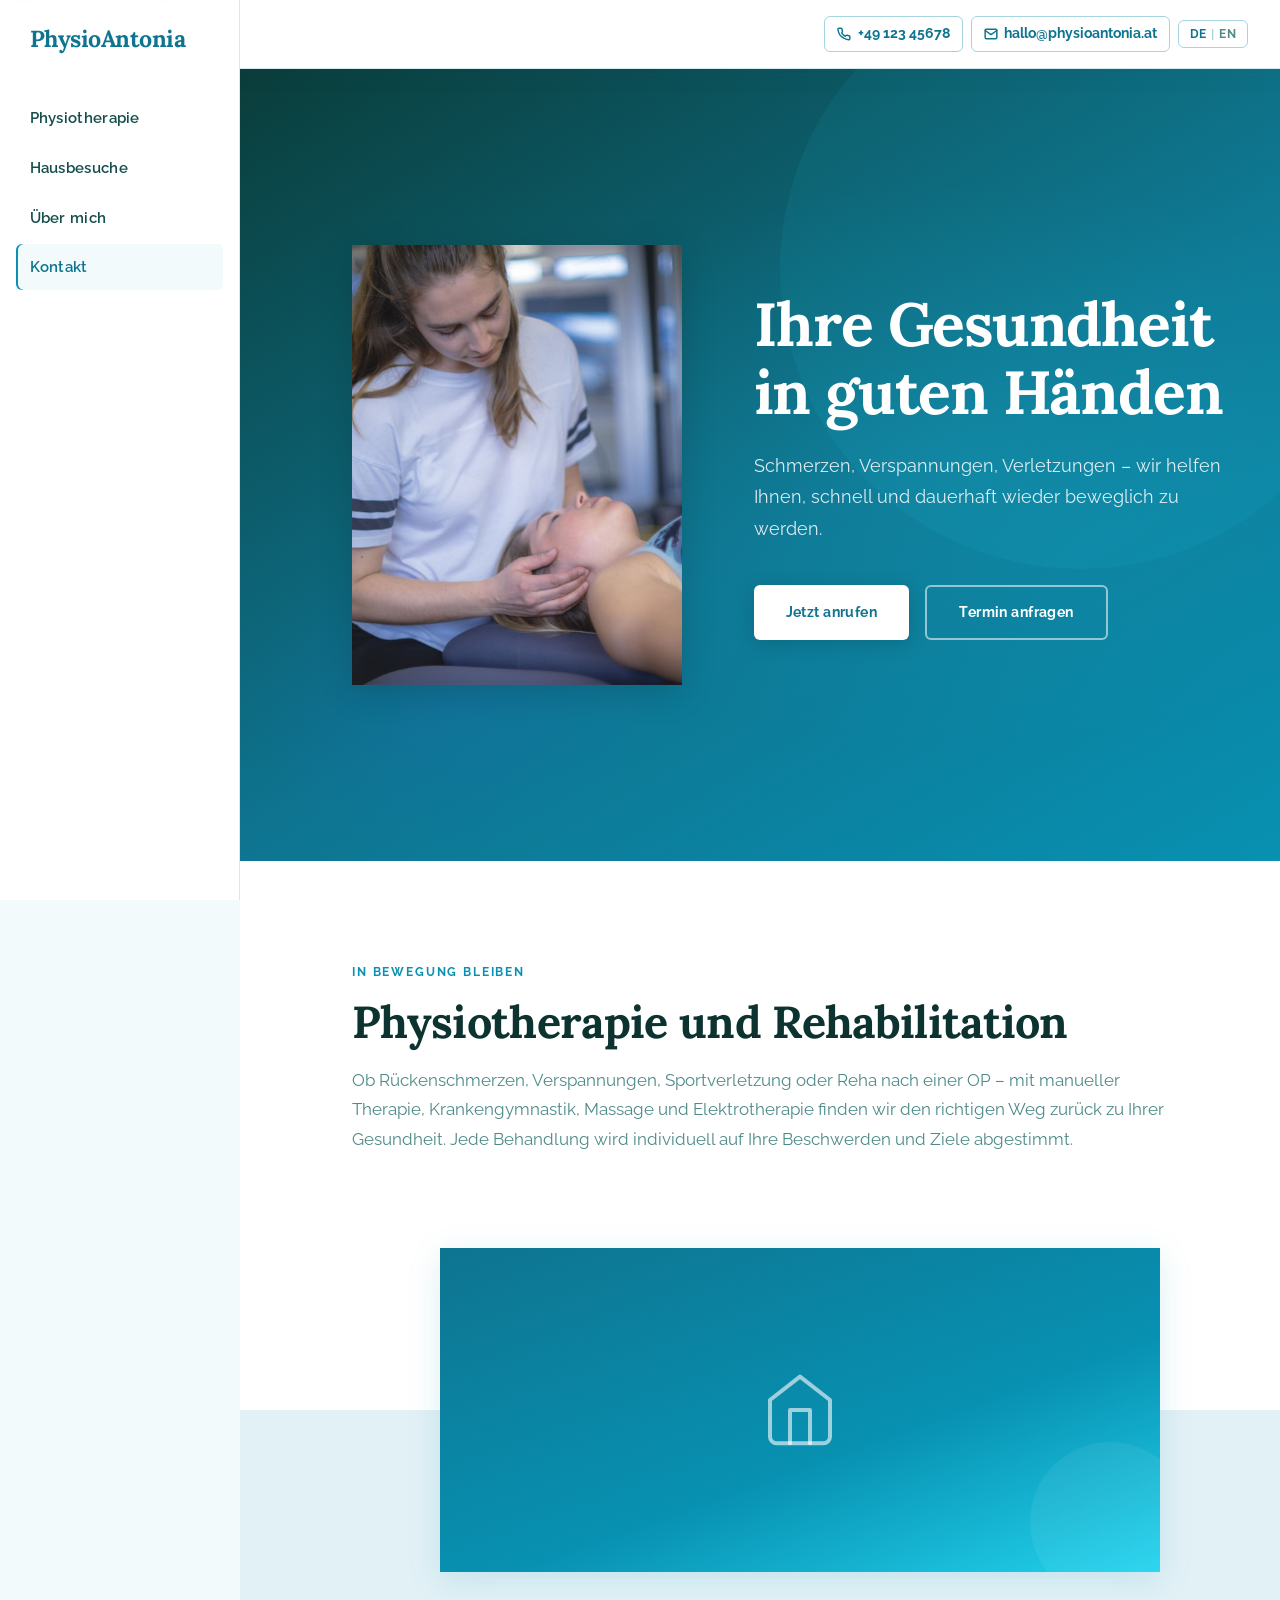
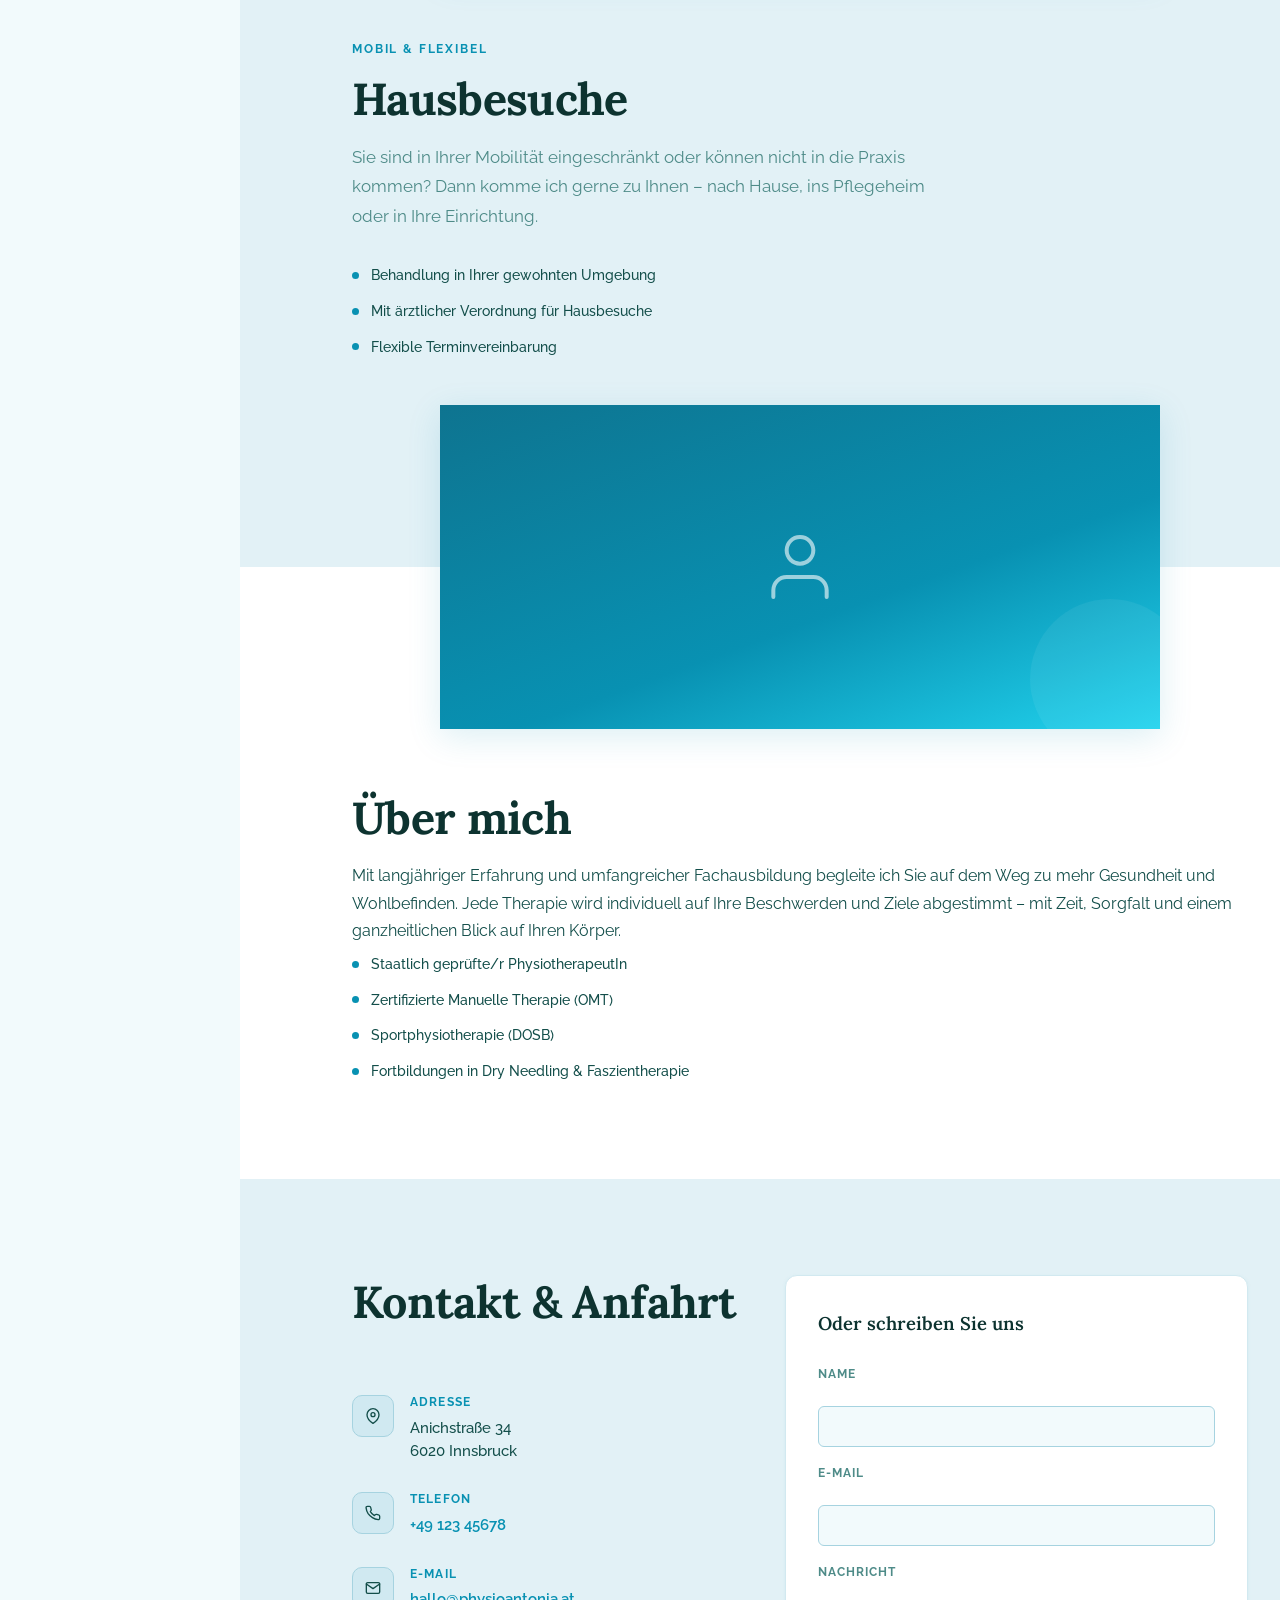
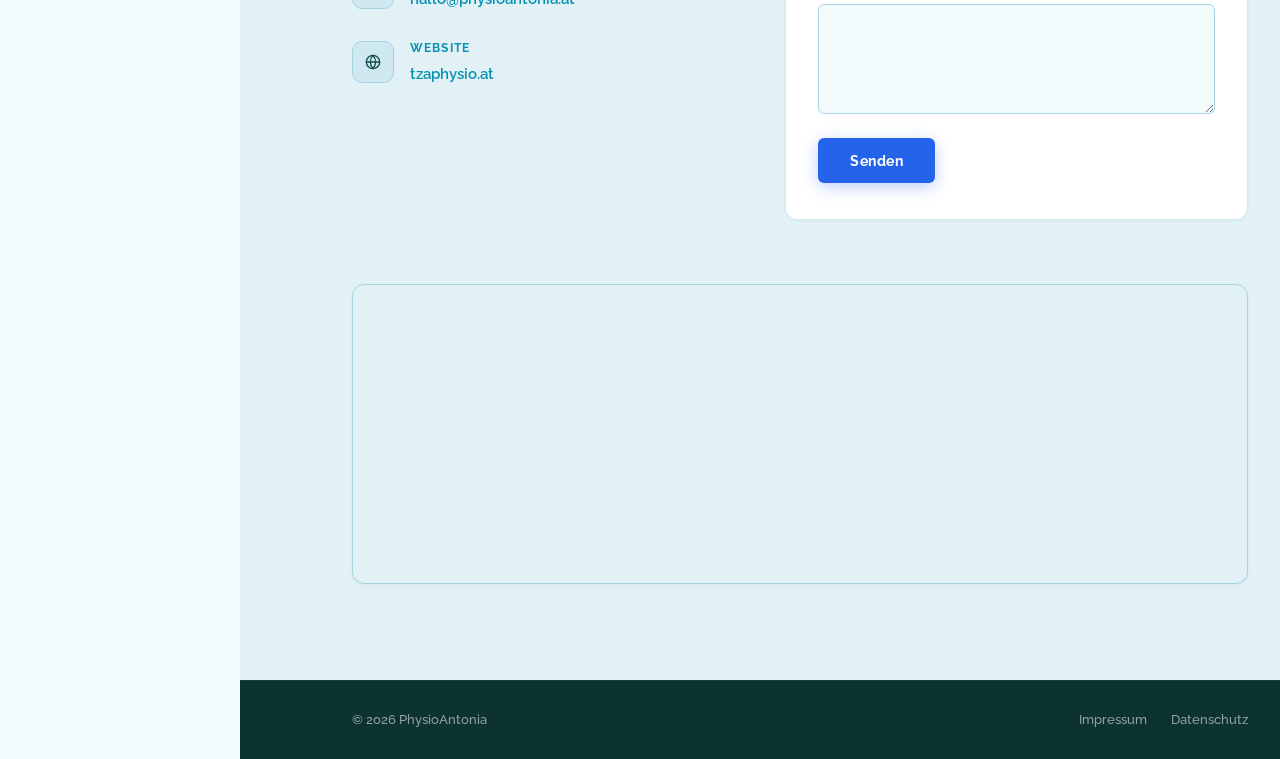
<file: pr-preview/pr-13/index.html>
<!DOCTYPE html>
<html lang="de">
<head>
  <meta charset="UTF-8" />
  <meta name="viewport" content="width=device-width, initial-scale=1.0" />
  <meta name="description" content="PhysioAntonia – Physiotherapie · Manuelle Therapie · Massage" />
  <title>PhysioAntonia</title>
  <link rel="preconnect" href="https://fonts.googleapis.com" />
  <link rel="preconnect" href="https://fonts.gstatic.com" crossorigin />
  <link href="https://fonts.googleapis.com/css2?family=Lora:wght@400;500;600;700&family=Raleway:wght@300;400;500;600;700&display=swap" rel="stylesheet" />
  <link rel="stylesheet" href="style.css" />
</head>
<body>

  <a class="skip-link" href="#inhalt" data-de="Zum Inhalt springen" data-en="Skip to content">Zum Inhalt springen</a>

  <!-- ===== SIDEBAR ===== -->
  <aside class="sidebar" id="nav">
    <a href="#top" class="logo">PhysioAntonia</a>
    <nav class="sidebar__nav" aria-label="Hauptnavigation">
      <a href="#leistungen-eyebrow" class="nav__link" data-de="Physiotherapie" data-en="Physiotherapy">Physiotherapie</a>
      <a href="#hausbesuche-eyebrow" class="nav__link" data-de="Hausbesuche" data-en="Home visits">Hausbesuche</a>
      <a href="#ueber-uns-title" class="nav__link" data-de="Über mich" data-en="About me">Über mich</a>
      <a href="#kontakt-title" class="nav__link" data-de="Kontakt" data-en="Contact">Kontakt</a>
    </nav>
  </aside>

  <!-- ===== HEADER ===== -->
  <header class="header" id="top">
    <div class="container header__inner">
      <button class="hamburger" id="hamburger" aria-label="Menu" aria-expanded="false">
        <span></span><span></span><span></span>
      </button>
      <a href="#top" class="logo logo--mobile">PhysioAntonia</a>

      <div class="header__actions">
        <a href="tel:+4912345678" class="header__phone">
          <svg width="14" height="14" viewBox="0 0 24 24" fill="none" stroke="currentColor" stroke-width="2.5" stroke-linecap="round" stroke-linejoin="round" aria-hidden="true"><path d="M22 16.92v3a2 2 0 0 1-2.18 2 19.79 19.79 0 0 1-8.63-3.07A19.5 19.5 0 0 1 4.69 13a19.79 19.79 0 0 1-3.07-8.67A2 2 0 0 1 3.6 2h3a2 2 0 0 1 2 1.72c.127.96.361 1.903.7 2.81a2 2 0 0 1-.45 2.11L8.09 9.91a16 16 0 0 0 6 6l1.27-1.27a2 2 0 0 1 2.11-.45c.907.339 1.85.573 2.81.7A2 2 0 0 1 22 16.92z"/></svg>
          +49 123 45678
        </a>
        <a href="mailto:hallo@physioantonia.at" class="header__email">
          <svg width="14" height="14" viewBox="0 0 24 24" fill="none" stroke="currentColor" stroke-width="2.5" stroke-linecap="round" stroke-linejoin="round" aria-hidden="true"><path d="M4 4h16c1.1 0 2 .9 2 2v12c0 1.1-.9 2-2 2H4c-1.1 0-2-.9-2-2V6c0-1.1.9-2 2-2z"/><polyline points="22,6 12,13 2,6"/></svg>
          <span class="header__email-text">hallo@physioantonia.at</span>
        </a>
        <button class="lang-toggle" id="langToggle" aria-label="Toggle language">
          <span class="lang-toggle__active" id="langLabel">DE</span>
          <span class="lang-toggle__sep">|</span>
          <span class="lang-toggle__inactive" id="langOther">EN</span>
        </button>
      </div>
    </div>
  </header>

  <main id="inhalt">

  <!-- ===== HERO ===== -->
  <section class="hero">
    <div class="hero__overlay"></div>
    <div class="container hero__inner">
      <div class="hero__image">
        <img src="img/hero1.jpg" alt="Physiotherapeutin behandelt eine Patientin an der Halswirbelsäule" width="1000" height="1250" />
      </div>
      <div class="hero__content">
        <h1 class="hero__title" data-de="Ihre Gesundheit in guten Händen" data-en="Your health in good hands">Ihre Gesundheit in guten Händen</h1>
        <p class="hero__sub" data-de="Schmerzen, Verspannungen, Verletzungen – wir helfen Ihnen, schnell und dauerhaft wieder beweglich zu werden." data-en="Pain, tension, injury — we help you move freely again, quickly and lastingly.">Schmerzen, Verspannungen, Verletzungen – wir helfen Ihnen, schnell und dauerhaft wieder beweglich zu werden.</p>
        <div class="hero__ctas">
          <a href="tel:+4912345678" class="btn btn--primary" data-de="Jetzt anrufen" data-en="Call now">Jetzt anrufen</a>
          <a href="#contactForm" class="btn btn--ghost" data-de="Termin anfragen" data-en="Request appointment">Termin anfragen</a>
        </div>
      </div>
    </div>
  </section>

  <!-- ===== SERVICES ===== -->
  <section class="section section--white" id="leistungen">
    <div class="container">
      <p class="section__eyebrow" id="leistungen-eyebrow" data-de="In Bewegung bleiben" data-en="Stay in motion">In Bewegung bleiben</p>
      <h2 class="section__title" data-de="Physiotherapie und Rehabilitation" data-en="Physiotherapy and rehabilitation">Physiotherapie und Rehabilitation</h2>
      <p class="section__sub" data-de="Ob Rückenschmerzen, Verspannungen, Sportverletzung oder Reha nach einer OP – mit manueller Therapie, Krankengymnastik, Massage und Elektrotherapie finden wir den richtigen Weg zurück zu Ihrer Gesundheit. Jede Behandlung wird individuell auf Ihre Beschwerden und Ziele abgestimmt." data-en="Whether back pain, tension, a sports injury or rehab after surgery – with manual therapy, therapeutic exercise, massage and electrotherapy we find the right path back to your health. Every treatment is individually tailored to your complaints and goals.">Ob Rückenschmerzen, Verspannungen, Sportverletzung oder Reha nach einer OP – mit manueller Therapie, Krankengymnastik, Massage und Elektrotherapie finden wir den richtigen Weg zurück zu Ihrer Gesundheit. Jede Behandlung wird individuell auf Ihre Beschwerden und Ziele abgestimmt.</p>

    </div>
  </section>

  <!-- ===== HAUSBESUCHE ===== -->
  <section class="section section--alt" id="hausbesuche">
    <div class="container">
      <div class="housecalls">
        <div class="housecalls__text">
          <p class="section__eyebrow" id="hausbesuche-eyebrow" data-de="Mobil &amp; flexibel" data-en="Mobile &amp; flexible">Mobil &amp; flexibel</p>
          <h2 class="section__title" data-de="Hausbesuche" data-en="Home visits">Hausbesuche</h2>
          <p class="section__sub" data-de="Sie sind in Ihrer Mobilität eingeschränkt oder können nicht in die Praxis kommen? Dann komme ich gerne zu Ihnen – nach Hause, ins Pflegeheim oder in Ihre Einrichtung." data-en="Limited mobility, or unable to come to the practice? Then I will gladly come to you – at home, in a care home or in your facility.">Sie sind in Ihrer Mobilität eingeschränkt oder können nicht in die Praxis kommen? Dann komme ich gerne zu Ihnen – nach Hause, ins Pflegeheim oder in Ihre Einrichtung.</p>
          <ul class="about__credentials">
            <li data-de="Behandlung in Ihrer gewohnten Umgebung" data-en="Treatment in your familiar surroundings">Behandlung in Ihrer gewohnten Umgebung</li>
            <li data-de="Mit ärztlicher Verordnung für Hausbesuche" data-en="With a doctor's prescription for home visits">Mit ärztlicher Verordnung für Hausbesuche</li>
            <li data-de="Flexible Terminvereinbarung" data-en="Flexible appointment scheduling">Flexible Terminvereinbarung</li>
          </ul>
        </div>
        <div class="housecalls__panel" aria-hidden="true">
          <svg width="80" height="80" viewBox="0 0 24 24" fill="none" stroke="rgba(255,255,255,0.6)" stroke-width="1.2" stroke-linecap="round" stroke-linejoin="round"><path d="M3 9l9-7 9 7v11a2 2 0 0 1-2 2H5a2 2 0 0 1-2-2z"/><polyline points="9 22 9 12 15 12 15 22"/></svg>
        </div>
      </div>
    </div>
  </section>

  <!-- ===== ABOUT ===== -->
  <section class="section section--white" id="ueber-uns">
    <div class="container">
      <div class="about">
        <div class="about__image">
          <div class="about__photo-placeholder" aria-label="Foto Therapeutin/Therapeut">
            <svg width="80" height="80" viewBox="0 0 24 24" fill="none" stroke="rgba(255,255,255,0.6)" stroke-width="1.2" stroke-linecap="round" stroke-linejoin="round" aria-hidden="true"><path d="M20 21v-2a4 4 0 0 0-4-4H8a4 4 0 0 0-4 4v2"/><circle cx="12" cy="7" r="4"/></svg>
          </div>
        </div>
        <div class="about__text">
          <h2 class="section__title" id="ueber-uns-title" data-de="Über mich" data-en="About me">Über mich</h2>
          <p data-de="Mit langjähriger Erfahrung und umfangreicher Fachausbildung begleite ich Sie auf dem Weg zu mehr Gesundheit und Wohlbefinden. Jede Therapie wird individuell auf Ihre Beschwerden und Ziele abgestimmt – mit Zeit, Sorgfalt und einem ganzheitlichen Blick auf Ihren Körper." data-en="With years of experience and extensive specialist training, I guide you towards better health and well-being. Every therapy is individually tailored to your complaints and goals – with time, care, and a holistic view of your body.">Mit langjähriger Erfahrung und umfangreicher Fachausbildung begleite ich Sie auf dem Weg zu mehr Gesundheit und Wohlbefinden. Jede Therapie wird individuell auf Ihre Beschwerden und Ziele abgestimmt – mit Zeit, Sorgfalt und einem ganzheitlichen Blick auf Ihren Körper.</p>
          <ul class="about__credentials">
            <li data-de="Staatlich geprüfte/r PhysiotherapeutIn" data-en="State-certified physiotherapist">Staatlich geprüfte/r PhysiotherapeutIn</li>
            <li data-de="Zertifizierte Manuelle Therapie (OMT)" data-en="Certified manual therapy (OMT)">Zertifizierte Manuelle Therapie (OMT)</li>
            <li data-de="Sportphysiotherapie (DOSB)" data-en="Sports physiotherapy (DOSB)">Sportphysiotherapie (DOSB)</li>
            <li data-de="Fortbildungen in Dry Needling & Faszientherapie" data-en="Advanced training in dry needling & fascia therapy">Fortbildungen in Dry Needling & Faszientherapie</li>
          </ul>
        </div>
      </div>
    </div>
  </section>

  <!-- ===== CONTACT ===== -->
  <section class="section section--alt" id="kontakt">
    <div class="container">
      <div class="contact-grid">

        <div class="contact-intro">
          <h2 class="section__title" id="kontakt-title" data-de="Kontakt & Anfahrt" data-en="Contact & Location">Kontakt & Anfahrt</h2>

          <div class="contact-info">
          <div class="contact-info__item">
            <div class="contact-info__icon-wrap" aria-hidden="true">
              <svg width="16" height="16" viewBox="0 0 24 24" fill="none" stroke="currentColor" stroke-width="2" stroke-linecap="round" stroke-linejoin="round"><path d="M21 10c0 7-9 13-9 13s-9-6-9-13a9 9 0 0 1 18 0z"/><circle cx="12" cy="10" r="3"/></svg>
            </div>
            <div>
              <strong data-de="Adresse" data-en="Address">Adresse</strong>
              <p>Anichstraße 34<br />6020 Innsbruck</p>
            </div>
          </div>
          <div class="contact-info__item">
            <div class="contact-info__icon-wrap" aria-hidden="true">
              <svg width="16" height="16" viewBox="0 0 24 24" fill="none" stroke="currentColor" stroke-width="2" stroke-linecap="round" stroke-linejoin="round"><path d="M22 16.92v3a2 2 0 0 1-2.18 2 19.79 19.79 0 0 1-8.63-3.07A19.5 19.5 0 0 1 4.69 13a19.79 19.79 0 0 1-3.07-8.67A2 2 0 0 1 3.6 2h3a2 2 0 0 1 2 1.72c.127.96.361 1.903.7 2.81a2 2 0 0 1-.45 2.11L8.09 9.91a16 16 0 0 0 6 6l1.27-1.27a2 2 0 0 1 2.11-.45c.907.339 1.85.573 2.81.7A2 2 0 0 1 22 16.92z"/></svg>
            </div>
            <div>
              <strong data-de="Telefon" data-en="Phone">Telefon</strong>
              <p><a href="tel:+4912345678">+49 123 45678</a></p>
            </div>
          </div>
          <div class="contact-info__item">
            <div class="contact-info__icon-wrap" aria-hidden="true">
              <svg width="16" height="16" viewBox="0 0 24 24" fill="none" stroke="currentColor" stroke-width="2" stroke-linecap="round" stroke-linejoin="round"><path d="M4 4h16c1.1 0 2 .9 2 2v12c0 1.1-.9 2-2 2H4c-1.1 0-2-.9-2-2V6c0-1.1.9-2 2-2z"/><polyline points="22,6 12,13 2,6"/></svg>
            </div>
            <div>
              <strong data-de="E-Mail" data-en="Email">E-Mail</strong>
              <p><a href="mailto:hallo@physioantonia.at">hallo@physioantonia.at</a></p>
            </div>
          </div>
          <div class="contact-info__item">
            <div class="contact-info__icon-wrap" aria-hidden="true">
              <svg width="16" height="16" viewBox="0 0 24 24" fill="none" stroke="currentColor" stroke-width="2" stroke-linecap="round" stroke-linejoin="round"><circle cx="12" cy="12" r="10"/><line x1="2" y1="12" x2="22" y2="12"/><path d="M12 2a15.3 15.3 0 0 1 4 10 15.3 15.3 0 0 1-4 10 15.3 15.3 0 0 1-4-10 15.3 15.3 0 0 1 4-10z"/></svg>
            </div>
            <div>
              <strong data-de="Website" data-en="Website">Website</strong>
              <p><a href="https://www.tzaphysio.at/" target="_blank" rel="noopener">tzaphysio.at</a></p>
            </div>
          </div>
          </div>
        </div>

        <div class="contact-form-wrap" id="contactForm">
          <h3 class="contact-form-wrap__title" data-de="Oder schreiben Sie uns" data-en="Or send us a message">Oder schreiben Sie uns</h3>
          <form class="contact-form" id="contactFormEl" novalidate>
            <label class="form-label" for="name" data-de="Name" data-en="Name">Name</label>
            <input class="form-input" type="text" id="name" name="name" autocomplete="name" required />

            <label class="form-label" for="email" data-de="E-Mail" data-en="Email">E-Mail</label>
            <input class="form-input" type="email" id="email" name="email" autocomplete="email" required />

            <label class="form-label" for="message" data-de="Nachricht" data-en="Message">Nachricht</label>
            <textarea class="form-input form-input--textarea" id="message" name="message" rows="4" required></textarea>

            <button type="submit" class="btn btn--primary" data-de="Senden" data-en="Send">Senden</button>
          </form>
        </div>

        <div class="map-wrap">
          <iframe
            class="map"
            src="https://www.google.com/maps?q=Anichstra%C3%9Fe%2034%2C%206020%20Innsbruck&output=embed"
            width="100%"
            height="100%"
            style="border:0;"
            allowfullscreen=""
            loading="lazy"
            referrerpolicy="no-referrer-when-downgrade"
            title="Standort PhysioAntonia"
          ></iframe>
          <div class="map-placeholder" aria-hidden="true">
            <svg width="28" height="28" viewBox="0 0 24 24" fill="none" stroke="currentColor" stroke-width="1.5" stroke-linecap="round" stroke-linejoin="round"><path d="M21 10c0 7-9 13-9 13s-9-6-9-13a9 9 0 0 1 18 0z"/><circle cx="12" cy="10" r="3"/></svg>
            <p data-de="Karte folgt" data-en="Map coming soon">Karte folgt</p>
          </div>
        </div>

      </div>
    </div>
  </section>

  </main>

  <!-- ===== FOOTER ===== -->
  <footer class="footer">
    <div class="container footer__inner">
      <p class="footer__copy">&copy; <span id="year"></span> PhysioAntonia</p>
      <nav class="footer__nav">
        <a href="impressum.html" data-de="Impressum" data-en="Legal notice">Impressum</a>
        <a href="datenschutz.html" data-de="Datenschutz" data-en="Privacy policy">Datenschutz</a>
      </nav>
    </div>
  </footer>

  <!-- Floating call button — mobile only -->
  <a href="tel:+4912345678" class="fab" aria-label="Anrufen">
    <svg width="20" height="20" viewBox="0 0 24 24" fill="none" stroke="currentColor" stroke-width="2.5" stroke-linecap="round" stroke-linejoin="round" aria-hidden="true"><path d="M22 16.92v3a2 2 0 0 1-2.18 2 19.79 19.79 0 0 1-8.63-3.07A19.5 19.5 0 0 1 4.69 13a19.79 19.79 0 0 1-3.07-8.67A2 2 0 0 1 3.6 2h3a2 2 0 0 1 2 1.72c.127.96.361 1.903.7 2.81a2 2 0 0 1-.45 2.11L8.09 9.91a16 16 0 0 0 6 6l1.27-1.27a2 2 0 0 1 2.11-.45c.907.339 1.85.573 2.81.7A2 2 0 0 1 22 16.92z"/></svg>
    <span data-de="Anrufen" data-en="Call">Anrufen</span>
  </a>

  <script src="script.js"></script>
</body>
</html>
</file>
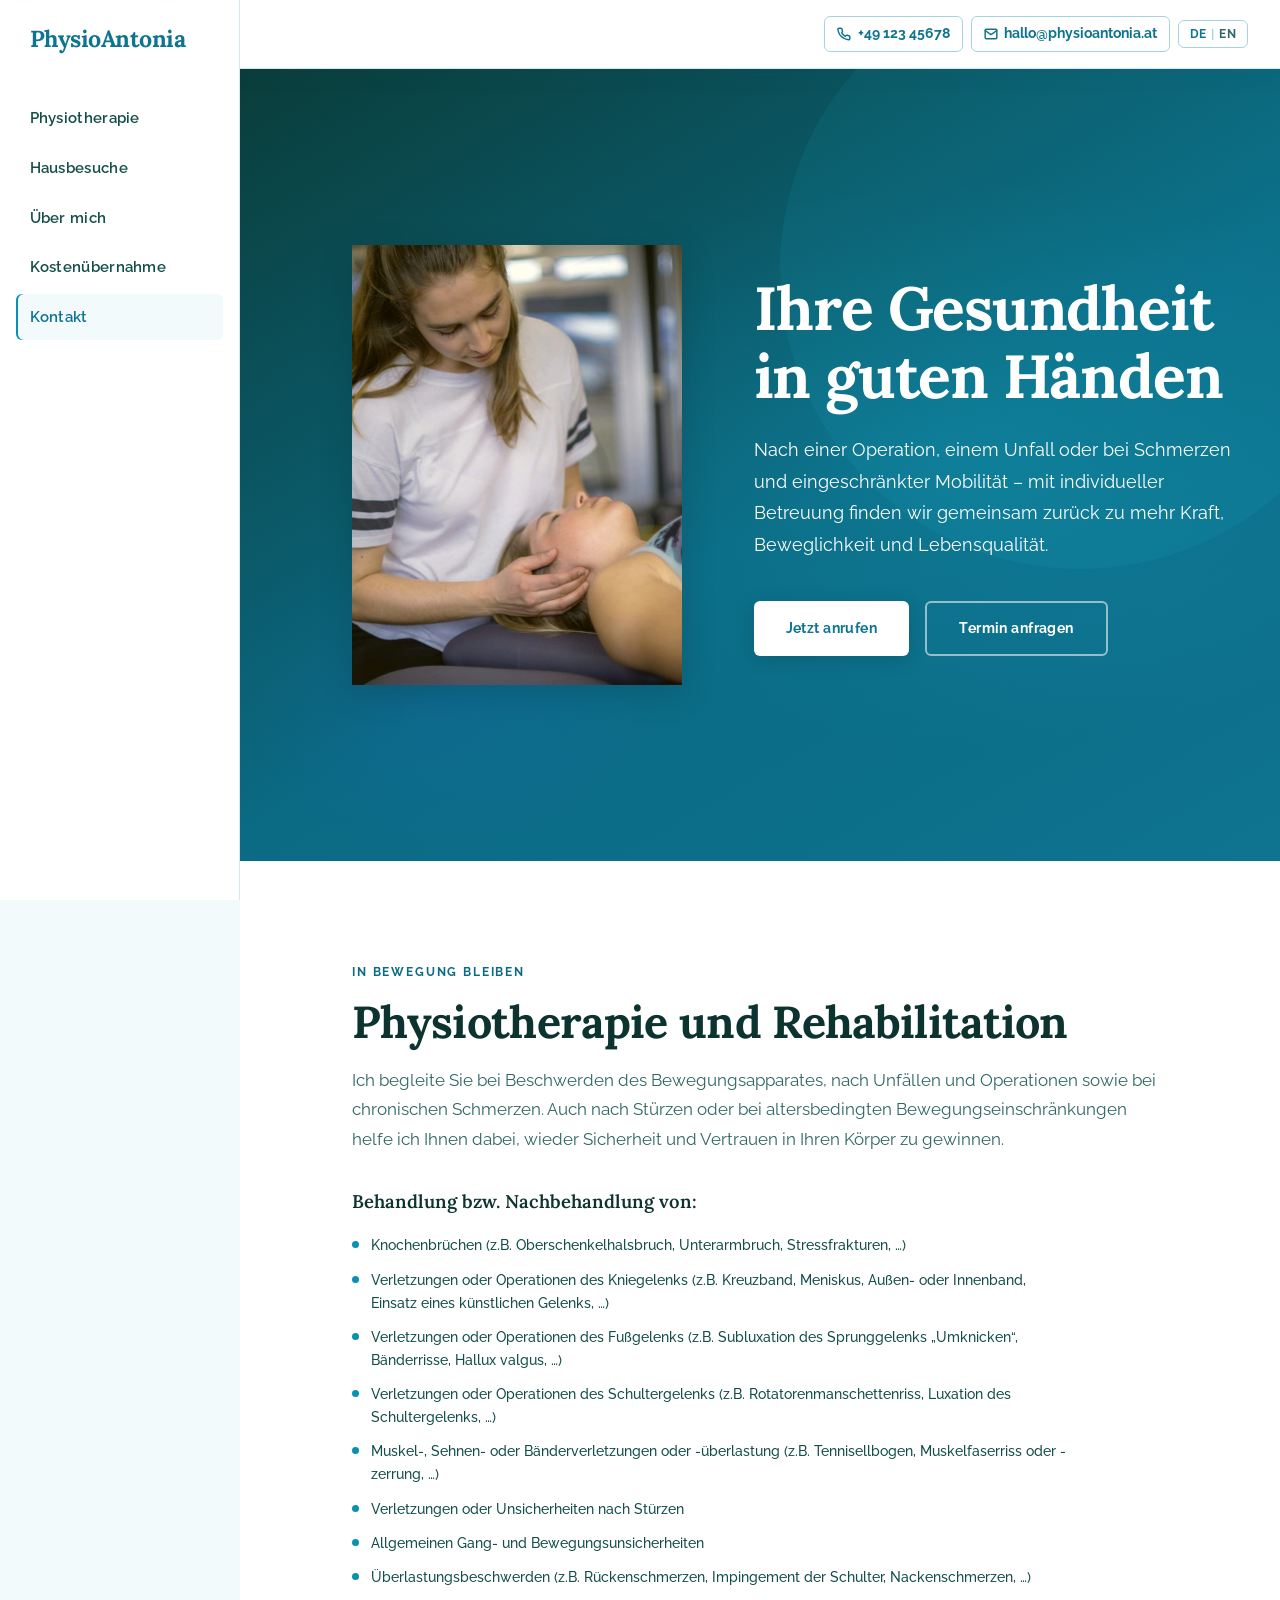
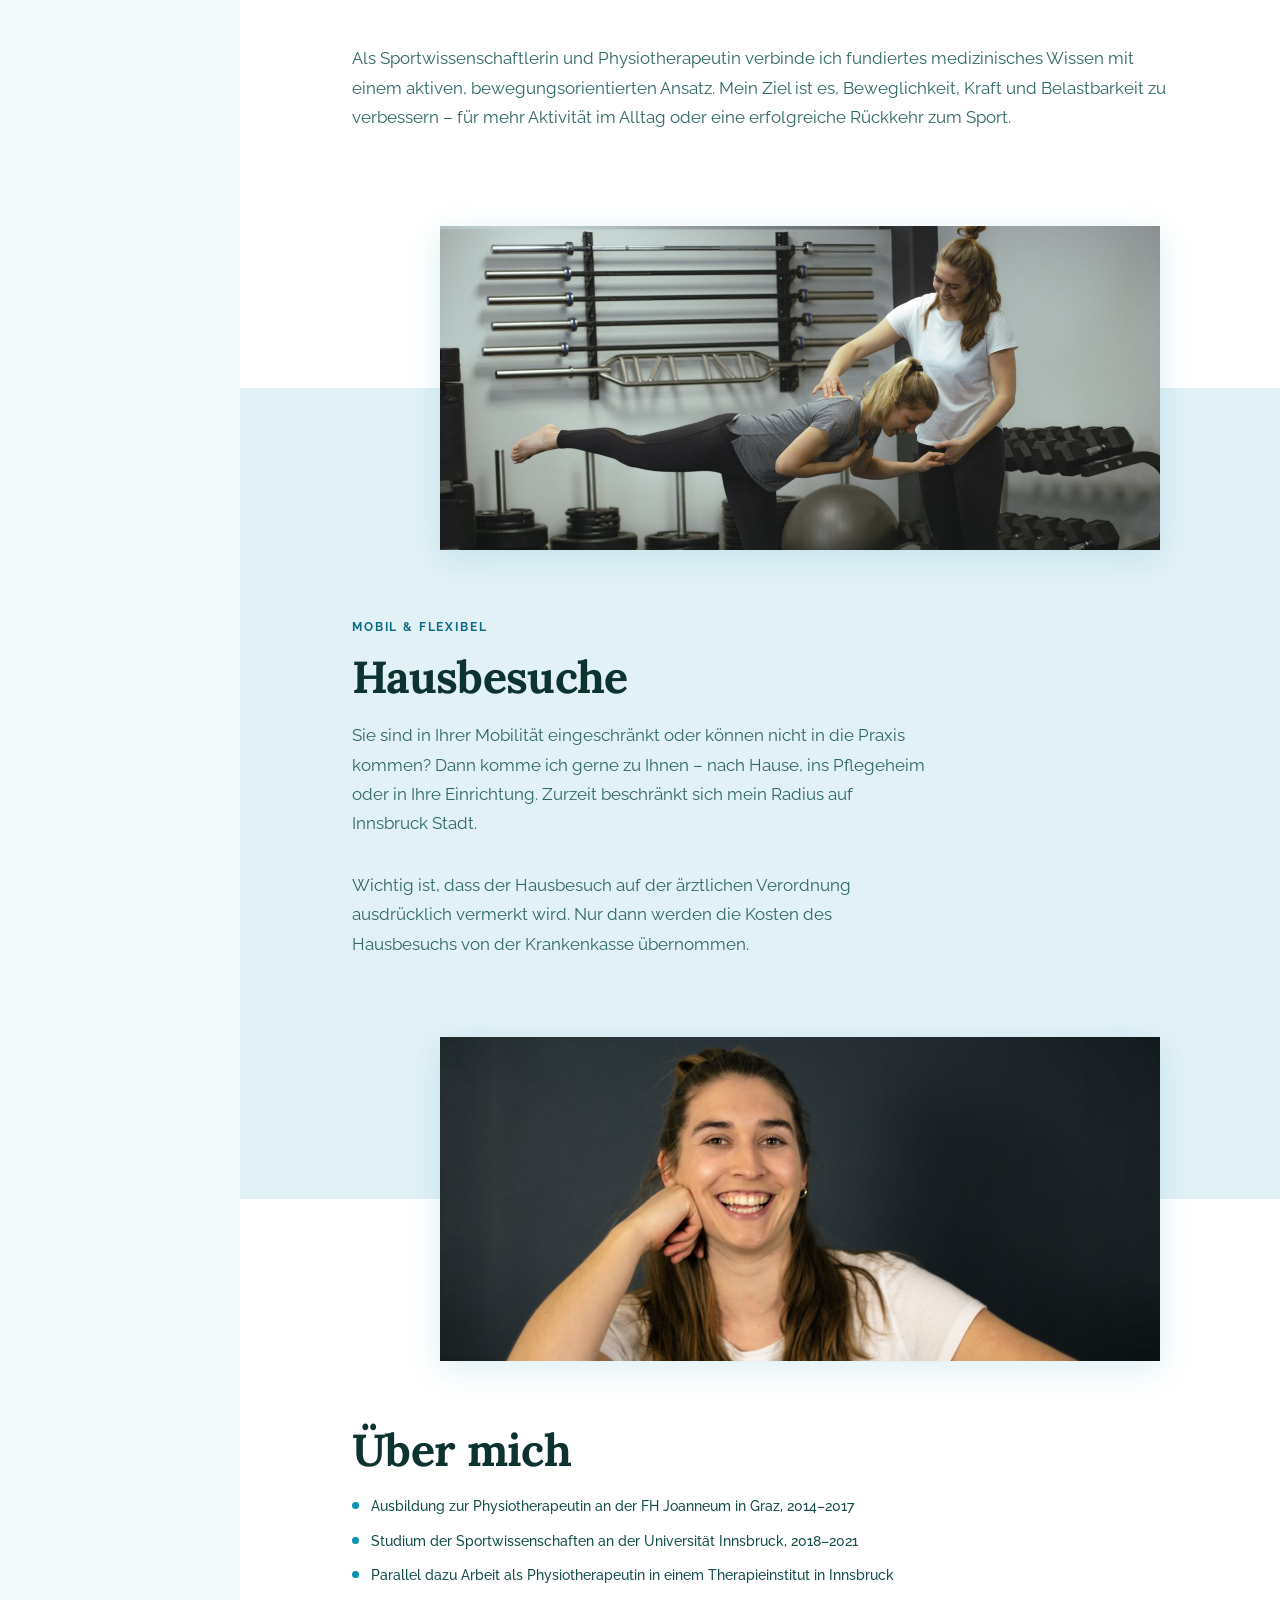
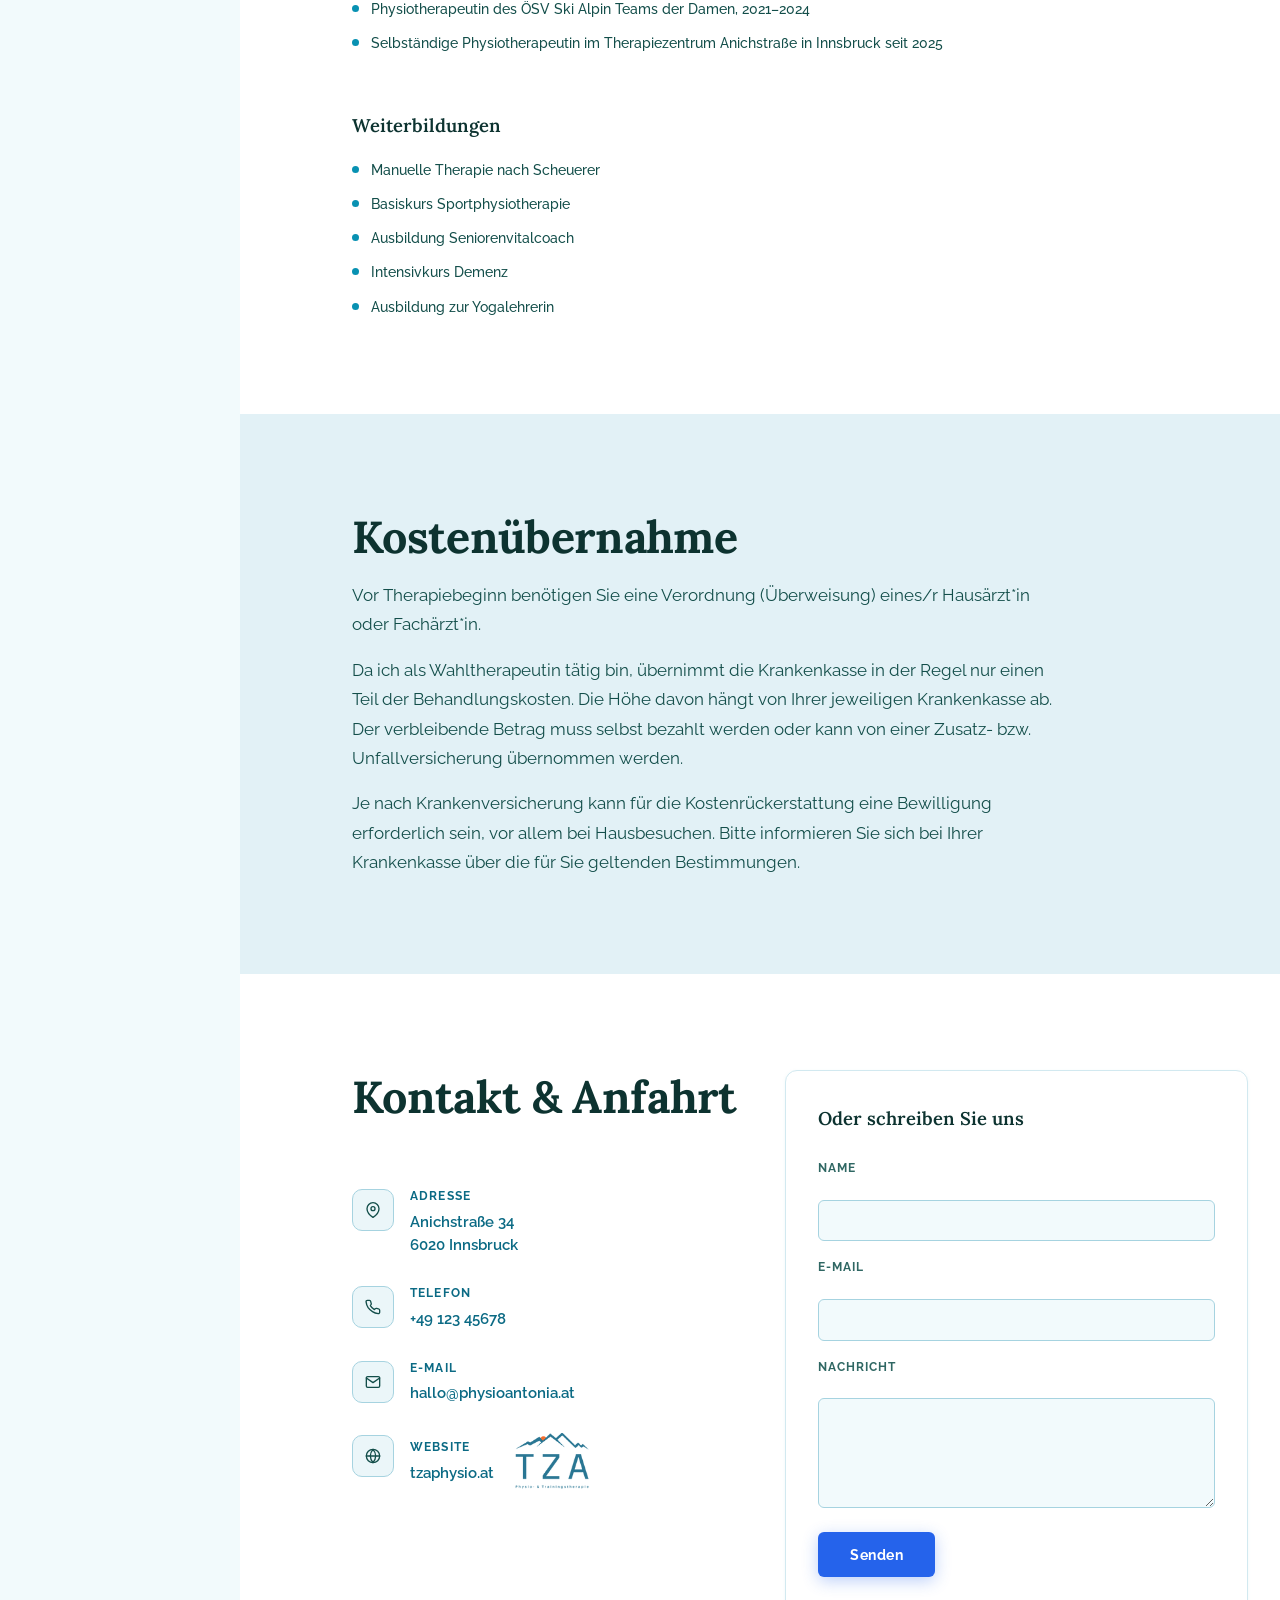
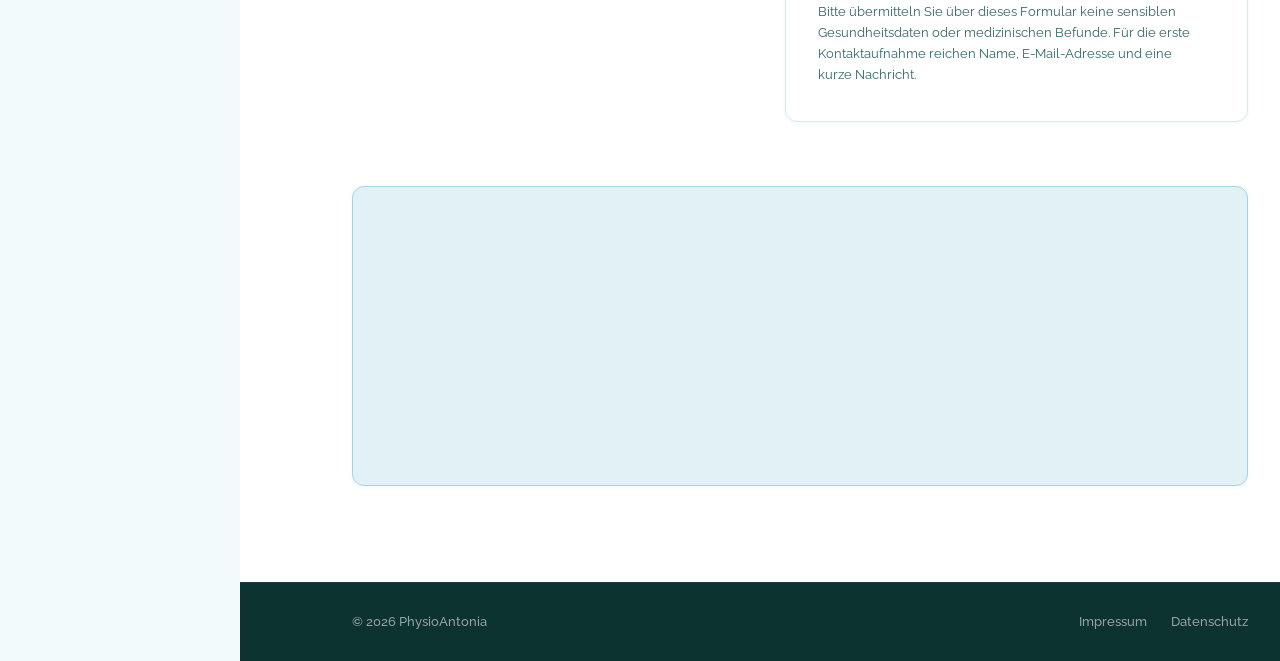
<file: pr-preview/pr-14/index.html>
<!DOCTYPE html>
<html lang="de">
<head>
  <meta charset="UTF-8" />
  <meta name="viewport" content="width=device-width, initial-scale=1.0" />
  <meta name="description" content="PhysioAntonia – Physiotherapie, Rehabilitation und Hausbesuche in Innsbruck" />
  <title>PhysioAntonia</title>
  <link rel="preconnect" href="https://fonts.googleapis.com" />
  <link rel="preconnect" href="https://fonts.gstatic.com" crossorigin />
  <link href="https://fonts.googleapis.com/css2?family=Lora:wght@400;500;600;700&family=Raleway:wght@300;400;500;600;700&display=swap" rel="stylesheet" />
  <link rel="stylesheet" href="style.css" />
</head>
<body>

  <a class="skip-link" href="#inhalt" data-de="Zum Inhalt springen" data-en="Skip to content">Zum Inhalt springen</a>

  <!-- ===== SIDEBAR ===== -->
  <aside class="sidebar" id="nav">
    <a href="#top" class="logo">PhysioAntonia</a>
    <nav class="sidebar__nav" aria-label="Hauptnavigation">
      <a href="#leistungen-eyebrow" class="nav__link" data-de="Physiotherapie" data-en="Physiotherapy">Physiotherapie</a>
      <a href="#hausbesuche-eyebrow" class="nav__link" data-de="Hausbesuche" data-en="Home visits">Hausbesuche</a>
      <a href="#ueber-uns-photo" class="nav__link" data-de="Über mich" data-en="About me">Über mich</a>
      <a href="#kosten-title" class="nav__link" data-de="Kostenübernahme" data-en="Costs">Kostenübernahme</a>
      <a href="#kontakt-title" class="nav__link" data-de="Kontakt" data-en="Contact">Kontakt</a>
    </nav>
  </aside>

  <!-- ===== HEADER ===== -->
  <header class="header" id="top">
    <div class="container header__inner">
      <button class="hamburger" id="hamburger" aria-label="Menu" aria-expanded="false">
        <span></span><span></span><span></span>
      </button>
      <a href="#top" class="logo logo--mobile">PhysioAntonia</a>

      <div class="header__actions">
        <a href="tel:+4912345678" class="header__phone">
          <svg width="14" height="14" viewBox="0 0 24 24" fill="none" stroke="currentColor" stroke-width="2.5" stroke-linecap="round" stroke-linejoin="round" aria-hidden="true"><path d="M22 16.92v3a2 2 0 0 1-2.18 2 19.79 19.79 0 0 1-8.63-3.07A19.5 19.5 0 0 1 4.69 13a19.79 19.79 0 0 1-3.07-8.67A2 2 0 0 1 3.6 2h3a2 2 0 0 1 2 1.72c.127.96.361 1.903.7 2.81a2 2 0 0 1-.45 2.11L8.09 9.91a16 16 0 0 0 6 6l1.27-1.27a2 2 0 0 1 2.11-.45c.907.339 1.85.573 2.81.7A2 2 0 0 1 22 16.92z"/></svg>
          +49 123 45678
        </a>
        <a href="mailto:hallo@physioantonia.at" class="header__email">
          <svg width="14" height="14" viewBox="0 0 24 24" fill="none" stroke="currentColor" stroke-width="2.5" stroke-linecap="round" stroke-linejoin="round" aria-hidden="true"><path d="M4 4h16c1.1 0 2 .9 2 2v12c0 1.1-.9 2-2 2H4c-1.1 0-2-.9-2-2V6c0-1.1.9-2 2-2z"/><polyline points="22,6 12,13 2,6"/></svg>
          <span class="header__email-text">hallo@physioantonia.at</span>
        </a>
        <button class="lang-toggle" id="langToggle" aria-label="Toggle language">
          <span class="lang-toggle__active" id="langLabel">DE</span>
          <span class="lang-toggle__sep">|</span>
          <span class="lang-toggle__inactive" id="langOther">EN</span>
        </button>
      </div>
    </div>
  </header>

  <main id="inhalt">

  <!-- ===== HERO ===== -->
  <section class="hero">
    <div class="hero__overlay"></div>
    <div class="container hero__inner">
      <div class="hero__image">
        <img src="img/hero1.jpg" alt="Physiotherapeutin behandelt eine Patientin an der Halswirbelsäule" width="1000" height="1250" />
      </div>
      <div class="hero__content">
        <h1 class="hero__title" data-de="Ihre Gesundheit in guten Händen" data-en="Your health in good hands">Ihre Gesundheit in guten Händen</h1>
        <p class="hero__sub" data-de="Nach einer Operation, einem Unfall oder bei Schmerzen und eingeschränkter Mobilität – mit individueller Betreuung finden wir gemeinsam zurück zu mehr Kraft, Beweglichkeit und Lebensqualität." data-en="After surgery or an accident, or with pain and limited mobility – with individual care, together we find our way back to more strength, mobility and quality of life.">Nach einer Operation, einem Unfall oder bei Schmerzen und eingeschränkter Mobilität – mit individueller Betreuung finden wir gemeinsam zurück zu mehr Kraft, Beweglichkeit und Lebensqualität.</p>
        <div class="hero__ctas">
          <a href="tel:+4912345678" class="btn btn--primary" data-de="Jetzt anrufen" data-en="Call now">Jetzt anrufen</a>
          <a href="#contactForm" class="btn btn--ghost" data-de="Termin anfragen" data-en="Request appointment">Termin anfragen</a>
        </div>
      </div>
    </div>
  </section>

  <!-- ===== SERVICES ===== -->
  <section class="section section--white" id="leistungen">
    <div class="container">
      <p class="section__eyebrow" id="leistungen-eyebrow" data-de="In Bewegung bleiben" data-en="Stay in motion">In Bewegung bleiben</p>
      <h2 class="section__title" data-de="Physiotherapie und Rehabilitation" data-en="Physiotherapy and rehabilitation">Physiotherapie und Rehabilitation</h2>
      <p class="section__sub" data-de="Ich begleite Sie bei Beschwerden des Bewegungsapparates, nach Unfällen und Operationen sowie bei chronischen Schmerzen. Auch nach Stürzen oder bei altersbedingten Bewegungseinschränkungen helfe ich Ihnen dabei, wieder Sicherheit und Vertrauen in Ihren Körper zu gewinnen." data-en="I support you with musculoskeletal complaints, after accidents and surgery, and with chronic pain. After falls or with age-related limitations in movement, I also help you regain confidence and trust in your body.">Ich begleite Sie bei Beschwerden des Bewegungsapparates, nach Unfällen und Operationen sowie bei chronischen Schmerzen. Auch nach Stürzen oder bei altersbedingten Bewegungseinschränkungen helfe ich Ihnen dabei, wieder Sicherheit und Vertrauen in Ihren Körper zu gewinnen.</p>
      <h3 class="section__subhead" data-de="Behandlung bzw. Nachbehandlung von:" data-en="Treatment and aftercare for:">Behandlung bzw. Nachbehandlung von:</h3>
      <ul class="about__credentials">
        <li data-de="Knochenbrüchen (z.B. Oberschenkelhalsbruch, Unterarmbruch, Stressfrakturen, …)" data-en="Bone fractures (e.g. femoral neck fracture, forearm fracture, stress fractures, …)">Knochenbrüchen (z.B. Oberschenkelhalsbruch, Unterarmbruch, Stressfrakturen, …)</li>
        <li data-de="Verletzungen oder Operationen des Kniegelenks (z.B. Kreuzband, Meniskus, Außen- oder Innenband, Einsatz eines künstlichen Gelenks, …)" data-en="Knee injuries or surgery (e.g. cruciate ligament, meniscus, lateral or medial collateral ligament, joint replacement, …)">Verletzungen oder Operationen des Kniegelenks (z.B. Kreuzband, Meniskus, Außen- oder Innenband, Einsatz eines künstlichen Gelenks, …)</li>
        <li data-de="Verletzungen oder Operationen des Fußgelenks (z.B. Subluxation des Sprunggelenks „Umknicken“, Bänderrisse, Hallux valgus, …)" data-en="Ankle and foot injuries or surgery (e.g. ankle subluxation or “rolled ankle”, torn ligaments, hallux valgus, …)">Verletzungen oder Operationen des Fußgelenks (z.B. Subluxation des Sprunggelenks „Umknicken“, Bänderrisse, Hallux valgus, …)</li>
        <li data-de="Verletzungen oder Operationen des Schultergelenks (z.B. Rotatorenmanschettenriss, Luxation des Schultergelenks, …)" data-en="Shoulder injuries or surgery (e.g. rotator cuff tear, shoulder dislocation, …)">Verletzungen oder Operationen des Schultergelenks (z.B. Rotatorenmanschettenriss, Luxation des Schultergelenks, …)</li>
        <li data-de="Muskel-, Sehnen- oder Bänderverletzungen oder -überlastung (z.B. Tennisellbogen, Muskelfaserriss oder -zerrung, …)" data-en="Muscle, tendon or ligament injuries or overuse (e.g. tennis elbow, torn or strained muscle fibres, …)">Muskel-, Sehnen- oder Bänderverletzungen oder -überlastung (z.B. Tennisellbogen, Muskelfaserriss oder -zerrung, …)</li>
        <li data-de="Verletzungen oder Unsicherheiten nach Stürzen" data-en="Injuries or unsteadiness after falls">Verletzungen oder Unsicherheiten nach Stürzen</li>
        <li data-de="Allgemeinen Gang- und Bewegungsunsicherheiten" data-en="General unsteadiness when walking or moving">Allgemeinen Gang- und Bewegungsunsicherheiten</li>
        <li data-de="Überlastungsbeschwerden (z.B. Rückenschmerzen, Impingement der Schulter, Nackenschmerzen, …)" data-en="Overuse complaints (e.g. back pain, shoulder impingement, neck pain, …)">Überlastungsbeschwerden (z.B. Rückenschmerzen, Impingement der Schulter, Nackenschmerzen, …)</li>
      </ul>
      <p class="section__sub section__sub--after-list" data-de="Als Sportwissenschaftlerin und Physiotherapeutin verbinde ich fundiertes medizinisches Wissen mit einem aktiven, bewegungsorientierten Ansatz. Mein Ziel ist es, Beweglichkeit, Kraft und Belastbarkeit zu verbessern – für mehr Aktivität im Alltag oder eine erfolgreiche Rückkehr zum Sport." data-en="As a sports scientist and physiotherapist, I combine sound medical knowledge with an active, movement-based approach. My goal is to improve your mobility, strength and resilience – for a more active everyday life or a successful return to sport.">Als Sportwissenschaftlerin und Physiotherapeutin verbinde ich fundiertes medizinisches Wissen mit einem aktiven, bewegungsorientierten Ansatz. Mein Ziel ist es, Beweglichkeit, Kraft und Belastbarkeit zu verbessern – für mehr Aktivität im Alltag oder eine erfolgreiche Rückkehr zum Sport.</p>

    </div>
  </section>

  <!-- ===== HAUSBESUCHE ===== -->
  <section class="section section--alt" id="hausbesuche">
    <div class="container">
      <div class="housecalls">
        <div class="housecalls__text">
          <p class="section__eyebrow" id="hausbesuche-eyebrow" data-de="Mobil &amp; flexibel" data-en="Mobile &amp; flexible">Mobil &amp; flexibel</p>
          <h2 class="section__title" data-de="Hausbesuche" data-en="Home visits">Hausbesuche</h2>
          <p class="section__sub" data-de="Sie sind in Ihrer Mobilität eingeschränkt oder können nicht in die Praxis kommen? Dann komme ich gerne zu Ihnen – nach Hause, ins Pflegeheim oder in Ihre Einrichtung. Zurzeit beschränkt sich mein Radius auf Innsbruck Stadt." data-en="Limited mobility, or unable to come to the practice? Then I will gladly come to you – at home, in a care home or in your facility. At the moment I cover the city of Innsbruck.">Sie sind in Ihrer Mobilität eingeschränkt oder können nicht in die Praxis kommen? Dann komme ich gerne zu Ihnen – nach Hause, ins Pflegeheim oder in Ihre Einrichtung. Zurzeit beschränkt sich mein Radius auf Innsbruck Stadt.</p>
          <p class="section__sub" data-de="Wichtig ist, dass der Hausbesuch auf der ärztlichen Verordnung ausdrücklich vermerkt wird. Nur dann werden die Kosten des Hausbesuchs von der Krankenkasse übernommen." data-en="It is important that the home visit is explicitly noted on the doctor's prescription. Only then will the health insurance cover the costs of the home visit.">Wichtig ist, dass der Hausbesuch auf der ärztlichen Verordnung ausdrücklich vermerkt wird. Nur dann werden die Kosten des Hausbesuchs von der Krankenkasse übernommen.</p>
        </div>
        <div class="housecalls__panel">
          <img src="img/hausbesuche.jpg" alt="Antonia begleitet eine Patientin bei einer Balance-Übung" width="1440" height="648" loading="lazy" />
        </div>
      </div>
    </div>
  </section>

  <!-- ===== ABOUT ===== -->
  <section class="section section--white" id="ueber-uns">
    <div class="container">
      <div class="about">
        <div class="about__image">
          <span class="about__anchor" id="ueber-uns-photo" aria-hidden="true"></span>
          <div class="about__photo-placeholder">
            <img src="img/antonia.jpg" alt="Porträt von Antonia" width="1440" height="648" loading="lazy" />
          </div>
        </div>
        <div class="about__text">
          <h2 class="section__title" id="ueber-uns-title" data-de="Über mich" data-en="About me">Über mich</h2>
          <ul class="about__credentials">
            <li data-de="Ausbildung zur Physiotherapeutin an der FH Joanneum in Graz, 2014–2017" data-en="Physiotherapy degree at FH Joanneum, Graz, 2014–2017">Ausbildung zur Physiotherapeutin an der FH Joanneum in Graz, 2014–2017</li>
            <li data-de="Studium der Sportwissenschaften an der Universität Innsbruck, 2018–2021" data-en="Sports science studies at the University of Innsbruck, 2018–2021">Studium der Sportwissenschaften an der Universität Innsbruck, 2018–2021</li>
            <li data-de="Parallel dazu Arbeit als Physiotherapeutin in einem Therapieinstitut in Innsbruck" data-en="Alongside this, work as a physiotherapist at a therapy institute in Innsbruck">Parallel dazu Arbeit als Physiotherapeutin in einem Therapieinstitut in Innsbruck</li>
            <li data-de="Physiotherapeutin des ÖSV Ski Alpin Teams der Damen, 2021–2024" data-en="Physiotherapist for the Austrian Ski Federation (ÖSV) women's alpine ski team, 2021–2024">Physiotherapeutin des ÖSV Ski Alpin Teams der Damen, 2021–2024</li>
            <li data-de="Selbständige Physiotherapeutin im Therapiezentrum Anichstraße in Innsbruck seit 2025" data-en="Self-employed physiotherapist at Therapiezentrum Anichstraße in Innsbruck since 2025">Selbständige Physiotherapeutin im Therapiezentrum Anichstraße in Innsbruck seit 2025</li>
          </ul>
          <h3 class="section__subhead" data-de="Weiterbildungen" data-en="Further training">Weiterbildungen</h3>
          <ul class="about__credentials">
            <li data-de="Manuelle Therapie nach Scheuerer" data-en="Manual therapy (Scheuerer method)">Manuelle Therapie nach Scheuerer</li>
            <li data-de="Basiskurs Sportphysiotherapie" data-en="Basic course in sports physiotherapy">Basiskurs Sportphysiotherapie</li>
            <li data-de="Ausbildung Seniorenvitalcoach" data-en="Training as a senior vitality coach">Ausbildung Seniorenvitalcoach</li>
            <li data-de="Intensivkurs Demenz" data-en="Intensive course on dementia">Intensivkurs Demenz</li>
            <li data-de="Ausbildung zur Yogalehrerin" data-en="Yoga teacher training">Ausbildung zur Yogalehrerin</li>
          </ul>
        </div>
      </div>
    </div>
  </section>

  <!-- ===== KOSTENÜBERNAHME ===== -->
  <section class="section section--alt" id="kosten">
    <div class="container">
      <h2 class="section__title" id="kosten-title" data-de="Kostenübernahme" data-en="Costs &amp; insurance">Kostenübernahme</h2>
      <p class="section__sub" data-de="Vor Therapiebeginn benötigen Sie eine Verordnung (Überweisung) eines/r Hausärzt*in oder Fachärzt*in." data-en="Before therapy begins, you need a prescription (referral) from a general practitioner or specialist.">Vor Therapiebeginn benötigen Sie eine Verordnung (Überweisung) eines/r Hausärzt*in oder Fachärzt*in.</p>
      <p class="section__sub" data-de="Da ich als Wahltherapeutin tätig bin, übernimmt die Krankenkasse in der Regel nur einen Teil der Behandlungskosten. Die Höhe davon hängt von Ihrer jeweiligen Krankenkasse ab. Der verbleibende Betrag muss selbst bezahlt werden oder kann von einer Zusatz- bzw. Unfallversicherung übernommen werden." data-en="As I work as an elective (non-contracted) therapist, health insurance usually covers only part of the treatment costs. The amount depends on your health insurance provider. The remaining amount must be paid privately or may be covered by supplementary or accident insurance.">Da ich als Wahltherapeutin tätig bin, übernimmt die Krankenkasse in der Regel nur einen Teil der Behandlungskosten. Die Höhe davon hängt von Ihrer jeweiligen Krankenkasse ab. Der verbleibende Betrag muss selbst bezahlt werden oder kann von einer Zusatz- bzw. Unfallversicherung übernommen werden.</p>
      <p class="section__sub" data-de="Je nach Krankenversicherung kann für die Kostenrückerstattung eine Bewilligung erforderlich sein, vor allem bei Hausbesuchen. Bitte informieren Sie sich bei Ihrer Krankenkasse über die für Sie geltenden Bestimmungen." data-en="Depending on your insurance, approval may be required for reimbursement, especially for home visits. Please check with your health insurance provider which terms apply to you.">Je nach Krankenversicherung kann für die Kostenrückerstattung eine Bewilligung erforderlich sein, vor allem bei Hausbesuchen. Bitte informieren Sie sich bei Ihrer Krankenkasse über die für Sie geltenden Bestimmungen.</p>
    </div>
  </section>

  <!-- ===== CONTACT ===== -->
  <section class="section section--white" id="kontakt">
    <div class="container">
      <div class="contact-grid">

        <div class="contact-intro">
          <h2 class="section__title" id="kontakt-title" data-de="Kontakt & Anfahrt" data-en="Contact & Location">Kontakt & Anfahrt</h2>

          <div class="contact-info">
          <div class="contact-info__item">
            <div class="contact-info__icon-wrap" aria-hidden="true">
              <svg width="16" height="16" viewBox="0 0 24 24" fill="none" stroke="currentColor" stroke-width="2" stroke-linecap="round" stroke-linejoin="round"><path d="M21 10c0 7-9 13-9 13s-9-6-9-13a9 9 0 0 1 18 0z"/><circle cx="12" cy="10" r="3"/></svg>
            </div>
            <div>
              <strong data-de="Adresse" data-en="Address">Adresse</strong>
              <p><a href="https://www.google.com/maps/search/?api=1&amp;query=Anichstra%C3%9Fe%2034%2C%206020%20Innsbruck" target="_blank" rel="noopener">Anichstraße 34<br />6020 Innsbruck</a></p>
            </div>
          </div>
          <div class="contact-info__item">
            <div class="contact-info__icon-wrap" aria-hidden="true">
              <svg width="16" height="16" viewBox="0 0 24 24" fill="none" stroke="currentColor" stroke-width="2" stroke-linecap="round" stroke-linejoin="round"><path d="M22 16.92v3a2 2 0 0 1-2.18 2 19.79 19.79 0 0 1-8.63-3.07A19.5 19.5 0 0 1 4.69 13a19.79 19.79 0 0 1-3.07-8.67A2 2 0 0 1 3.6 2h3a2 2 0 0 1 2 1.72c.127.96.361 1.903.7 2.81a2 2 0 0 1-.45 2.11L8.09 9.91a16 16 0 0 0 6 6l1.27-1.27a2 2 0 0 1 2.11-.45c.907.339 1.85.573 2.81.7A2 2 0 0 1 22 16.92z"/></svg>
            </div>
            <div>
              <strong data-de="Telefon" data-en="Phone">Telefon</strong>
              <p><a href="tel:+4912345678">+49 123 45678</a></p>
            </div>
          </div>
          <div class="contact-info__item">
            <div class="contact-info__icon-wrap" aria-hidden="true">
              <svg width="16" height="16" viewBox="0 0 24 24" fill="none" stroke="currentColor" stroke-width="2" stroke-linecap="round" stroke-linejoin="round"><path d="M4 4h16c1.1 0 2 .9 2 2v12c0 1.1-.9 2-2 2H4c-1.1 0-2-.9-2-2V6c0-1.1.9-2 2-2z"/><polyline points="22,6 12,13 2,6"/></svg>
            </div>
            <div>
              <strong data-de="E-Mail" data-en="Email">E-Mail</strong>
              <p><a href="mailto:hallo@physioantonia.at">hallo@physioantonia.at</a></p>
            </div>
          </div>
          <div class="contact-info__item">
            <div class="contact-info__icon-wrap" aria-hidden="true">
              <svg width="16" height="16" viewBox="0 0 24 24" fill="none" stroke="currentColor" stroke-width="2" stroke-linecap="round" stroke-linejoin="round"><circle cx="12" cy="12" r="10"/><line x1="2" y1="12" x2="22" y2="12"/><path d="M12 2a15.3 15.3 0 0 1 4 10 15.3 15.3 0 0 1-4 10 15.3 15.3 0 0 1-4-10 15.3 15.3 0 0 1 4-10z"/></svg>
            </div>
            <div class="contact-info__website">
              <div>
                <strong data-de="Website" data-en="Website">Website</strong>
                <p><a href="https://www.tzaphysio.at/" target="_blank" rel="noopener">tzaphysio.at</a></p>
              </div>
              <a class="contact-info__logo" href="https://www.tzaphysio.at/" target="_blank" rel="noopener" aria-label="TZA Physio">
                <img src="img/tza-logo.png" alt="TZA Physio Logo" height="56" loading="lazy" onerror="this.parentNode.hidden = true" />
              </a>
            </div>
          </div>
          </div>
        </div>

        <div class="contact-form-wrap" id="contactForm">
          <h3 class="contact-form-wrap__title" data-de="Oder schreiben Sie uns" data-en="Or send us a message">Oder schreiben Sie uns</h3>
          <form class="contact-form" id="contactFormEl" novalidate>
            <label class="form-label" for="name" data-de="Name" data-en="Name">Name</label>
            <input class="form-input" type="text" id="name" name="name" autocomplete="name" required />

            <label class="form-label" for="email" data-de="E-Mail" data-en="Email">E-Mail</label>
            <input class="form-input" type="email" id="email" name="email" autocomplete="email" required />

            <label class="form-label" for="message" data-de="Nachricht" data-en="Message">Nachricht</label>
            <textarea class="form-input form-input--textarea" id="message" name="message" rows="4" required></textarea>

            <button type="submit" class="btn btn--primary" data-de="Senden" data-en="Send">Senden</button>
          </form>
          <p class="contact-form-wrap__note" data-de="Bitte übermitteln Sie über dieses Formular keine sensiblen Gesundheitsdaten oder medizinischen Befunde. Für die erste Kontaktaufnahme reichen Name, E-Mail-Adresse und eine kurze Nachricht." data-en="Please do not send sensitive health data or medical reports via this form. For a first contact, your name, email address and a short message are enough.">Bitte übermitteln Sie über dieses Formular keine sensiblen Gesundheitsdaten oder medizinischen Befunde. Für die erste Kontaktaufnahme reichen Name, E-Mail-Adresse und eine kurze Nachricht.</p>
        </div>

        <div class="map-wrap">
          <iframe
            class="map"
            src="https://www.google.com/maps?q=Anichstra%C3%9Fe%2034%2C%206020%20Innsbruck&output=embed"
            width="100%"
            height="100%"
            style="border:0;"
            allowfullscreen=""
            loading="lazy"
            referrerpolicy="no-referrer-when-downgrade"
            title="Standort PhysioAntonia"
          ></iframe>
          <div class="map-placeholder" aria-hidden="true">
            <svg width="28" height="28" viewBox="0 0 24 24" fill="none" stroke="currentColor" stroke-width="1.5" stroke-linecap="round" stroke-linejoin="round"><path d="M21 10c0 7-9 13-9 13s-9-6-9-13a9 9 0 0 1 18 0z"/><circle cx="12" cy="10" r="3"/></svg>
            <p data-de="Karte folgt" data-en="Map coming soon">Karte folgt</p>
          </div>
        </div>

      </div>
    </div>
  </section>

  </main>

  <!-- ===== FOOTER ===== -->
  <footer class="footer">
    <div class="container footer__inner">
      <p class="footer__copy">&copy; <span id="year"></span> PhysioAntonia</p>
      <nav class="footer__nav">
        <a href="impressum.html" data-de="Impressum" data-en="Legal notice">Impressum</a>
        <a href="datenschutz.html" data-de="Datenschutz" data-en="Privacy policy">Datenschutz</a>
      </nav>
    </div>
  </footer>

  <!-- Floating call button — mobile only -->
  <a href="tel:+4912345678" class="fab" aria-label="Anrufen">
    <svg width="20" height="20" viewBox="0 0 24 24" fill="none" stroke="currentColor" stroke-width="2.5" stroke-linecap="round" stroke-linejoin="round" aria-hidden="true"><path d="M22 16.92v3a2 2 0 0 1-2.18 2 19.79 19.79 0 0 1-8.63-3.07A19.5 19.5 0 0 1 4.69 13a19.79 19.79 0 0 1-3.07-8.67A2 2 0 0 1 3.6 2h3a2 2 0 0 1 2 1.72c.127.96.361 1.903.7 2.81a2 2 0 0 1-.45 2.11L8.09 9.91a16 16 0 0 0 6 6l1.27-1.27a2 2 0 0 1 2.11-.45c.907.339 1.85.573 2.81.7A2 2 0 0 1 22 16.92z"/></svg>
    <span data-de="Anrufen" data-en="Call">Anrufen</span>
  </a>

  <script src="script.js"></script>
</body>
</html>
</file>
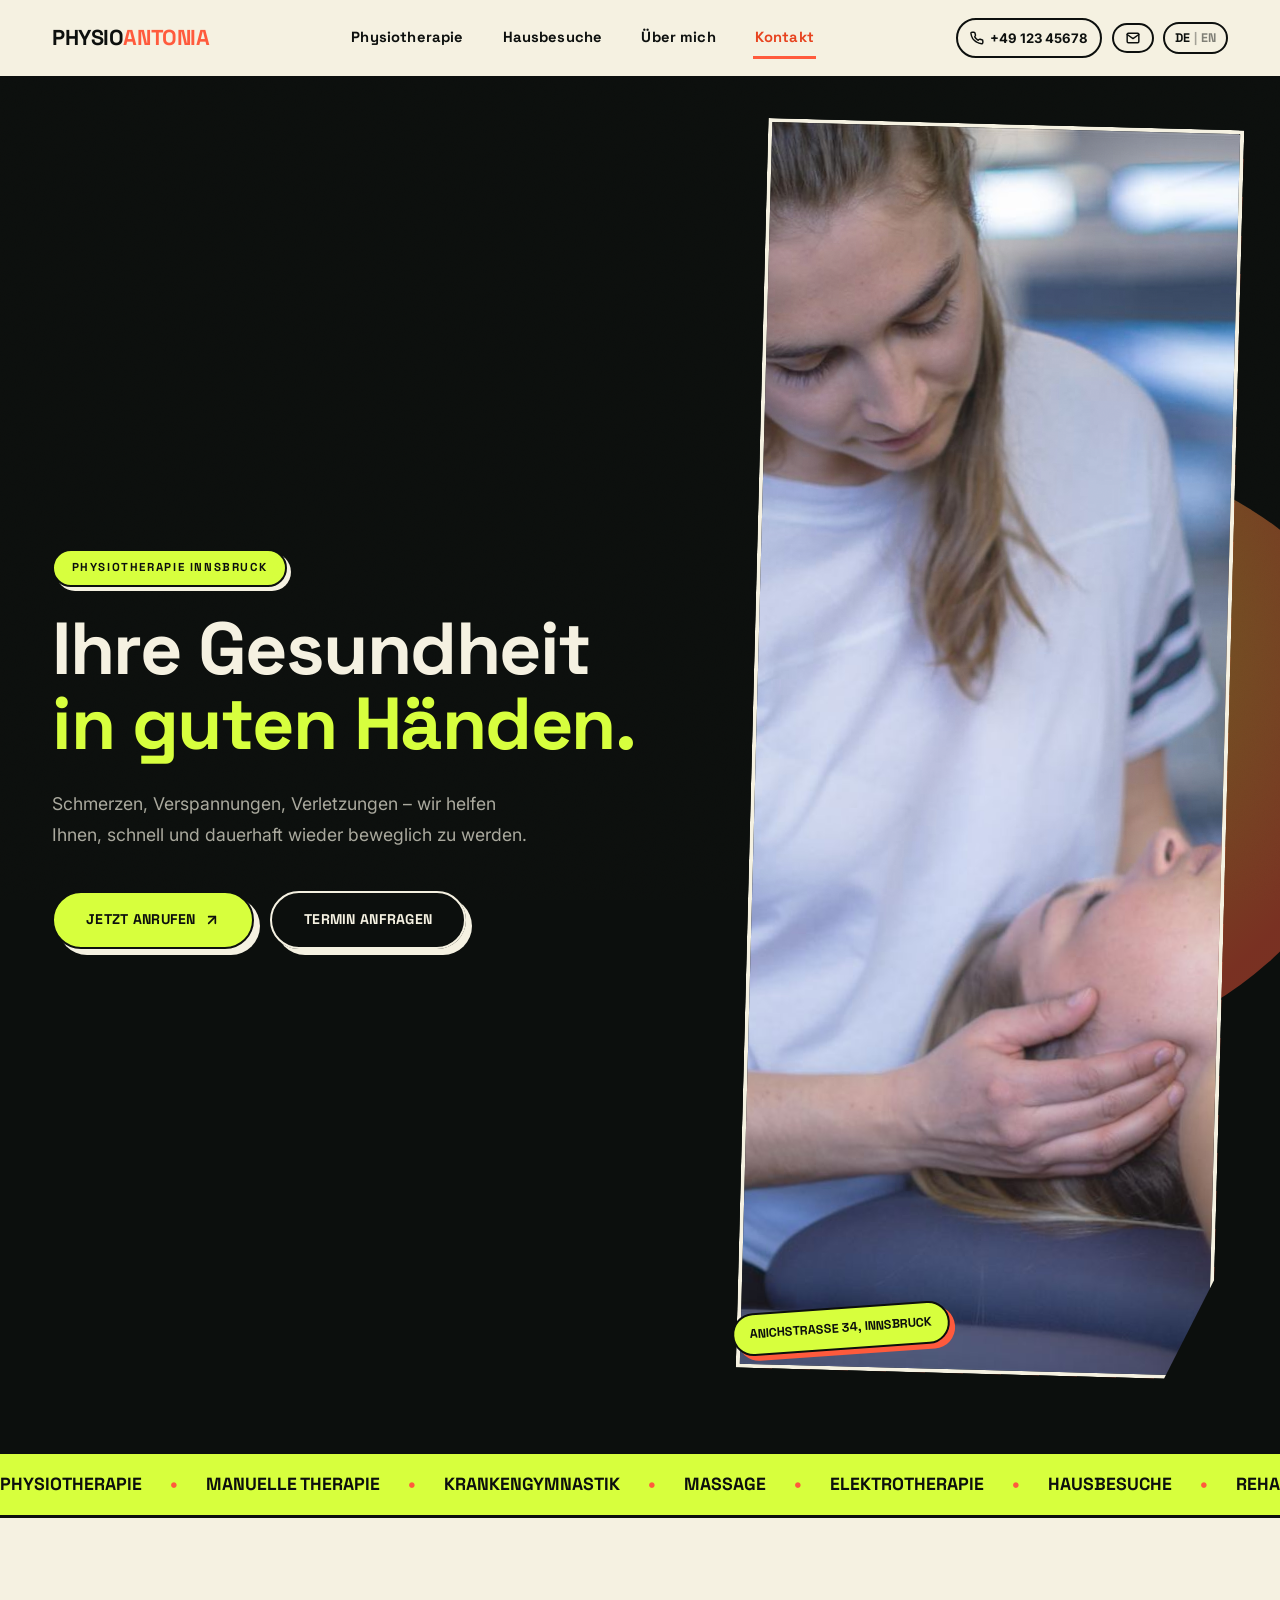
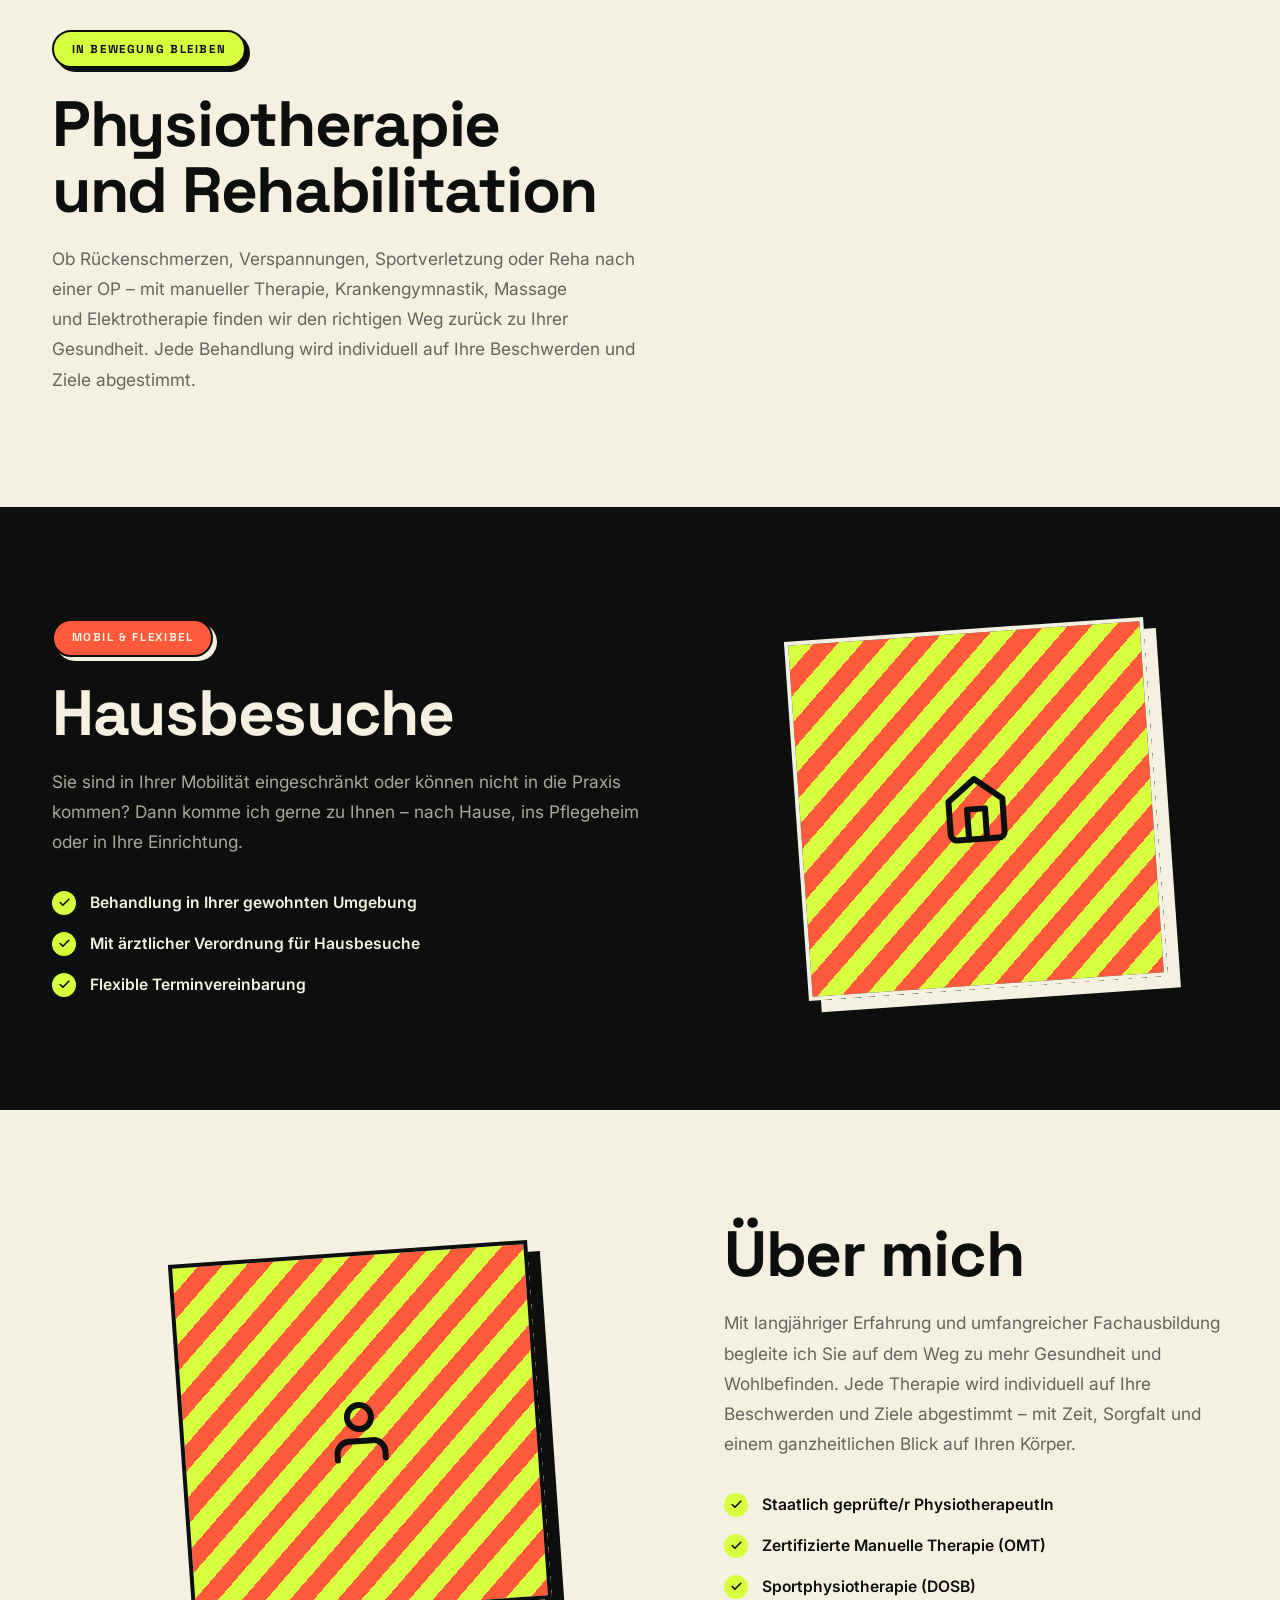
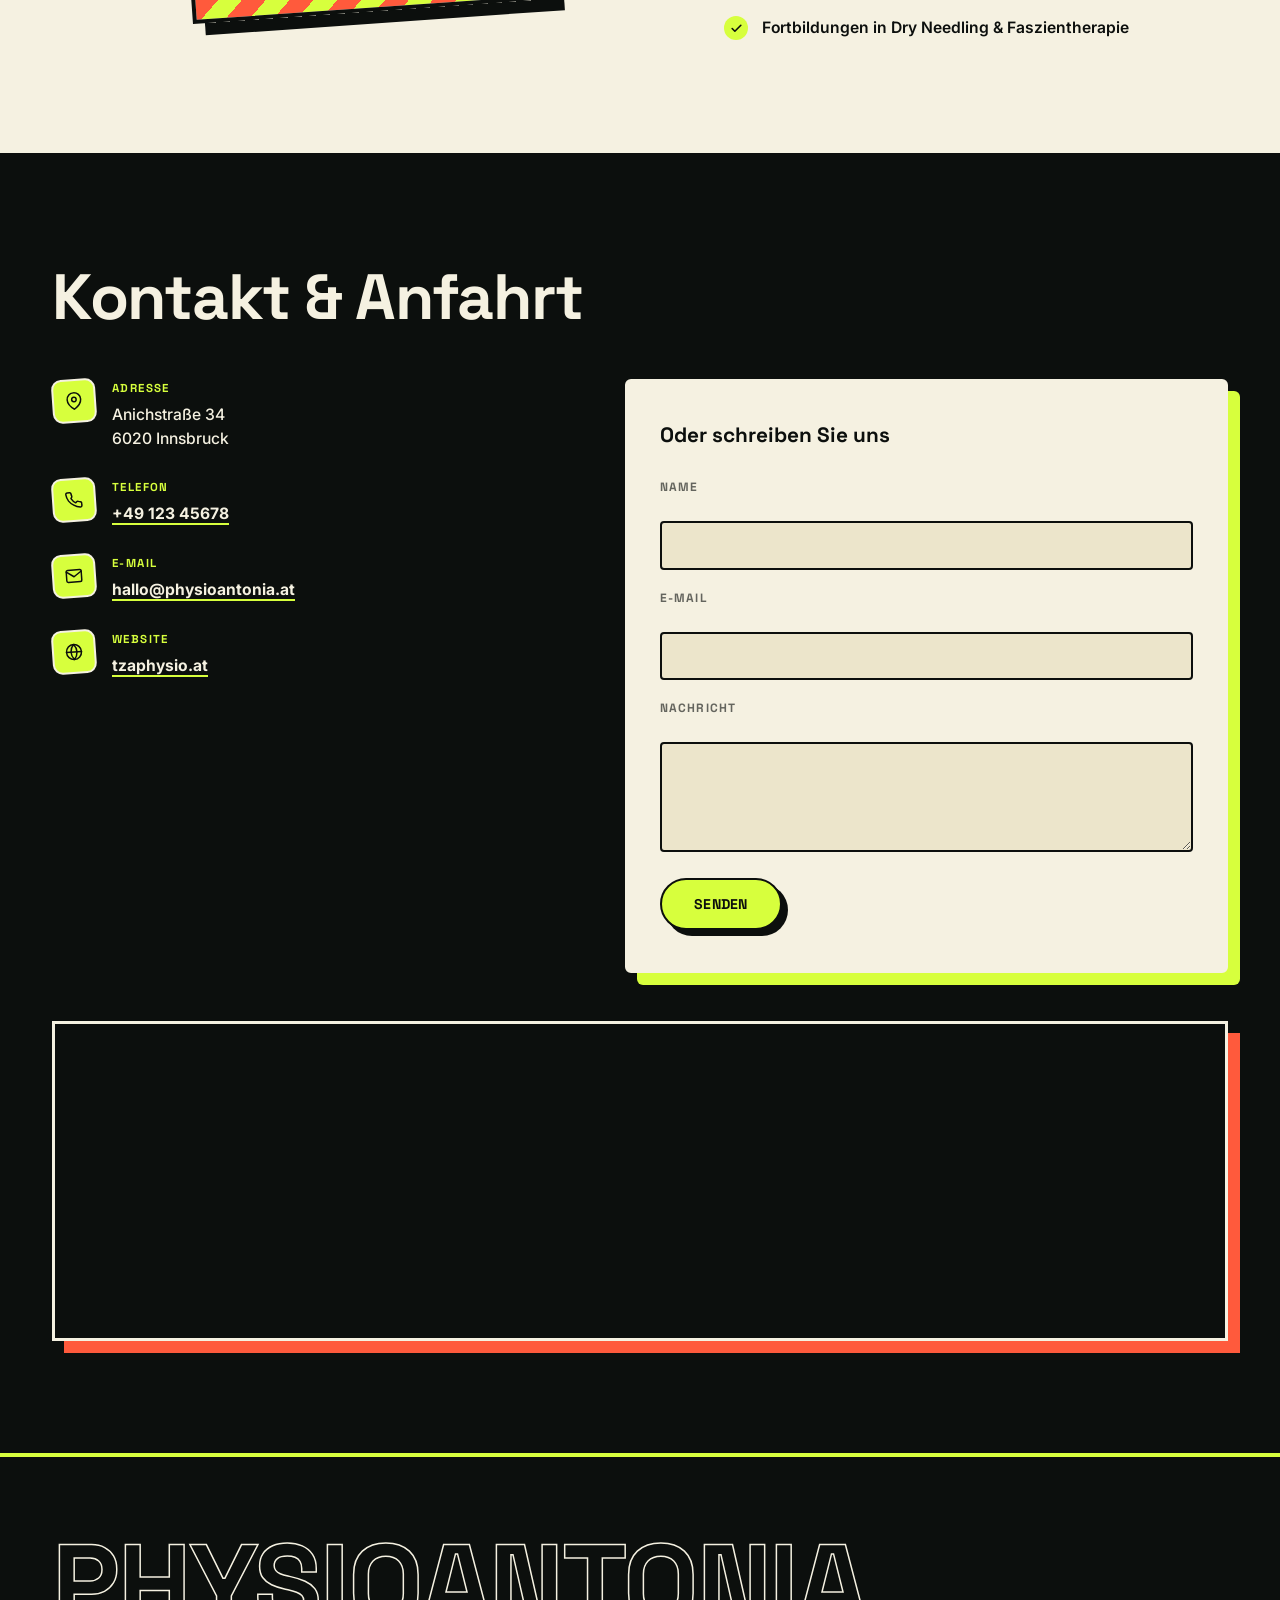
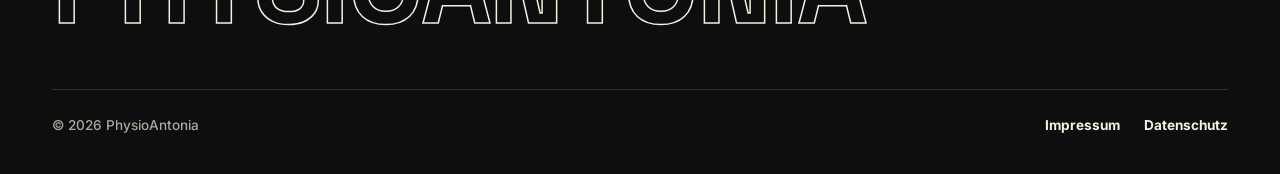
<file: pr-preview/pr-9/index.html>
<!DOCTYPE html>
<html lang="de">
<head>
  <meta charset="UTF-8" />
  <meta name="viewport" content="width=device-width, initial-scale=1.0" />
  <meta name="description" content="PhysioAntonia – Physiotherapie · Manuelle Therapie · Massage" />
  <title>PhysioAntonia</title>
  <link rel="preconnect" href="https://fonts.googleapis.com" />
  <link rel="preconnect" href="https://fonts.gstatic.com" crossorigin />
  <link href="https://fonts.googleapis.com/css2?family=Space+Grotesk:wght@500;600;700;800&family=Inter:wght@400;500;600;700;800&display=swap" rel="stylesheet" />
  <link rel="stylesheet" href="style.css" />
</head>
<body>

  <a class="skip-link" href="#inhalt" data-de="Zum Inhalt springen" data-en="Skip to content">Zum Inhalt springen</a>

  <!-- ===== TOPBAR ===== -->
  <header class="topbar" id="topbar">
    <div class="container topbar__inner">
      <a href="#top" class="logo">Physio<span>Antonia</span></a>

      <nav class="nav-panel" id="navPanel" aria-label="Hauptnavigation">
        <a href="#leistungen-eyebrow" class="nav-link" data-de="Physiotherapie" data-en="Physiotherapy">Physiotherapie</a>
        <a href="#hausbesuche-eyebrow" class="nav-link" data-de="Hausbesuche" data-en="Home visits">Hausbesuche</a>
        <a href="#ueber-uns-title" class="nav-link" data-de="Über mich" data-en="About me">Über mich</a>
        <a href="#kontakt-title" class="nav-link" data-de="Kontakt" data-en="Contact">Kontakt</a>
      </nav>

      <div class="topbar__actions">
        <a href="tel:+4912345678" class="topbar__phone">
          <svg width="14" height="14" viewBox="0 0 24 24" fill="none" stroke="currentColor" stroke-width="2.5" stroke-linecap="round" stroke-linejoin="round" aria-hidden="true"><path d="M22 16.92v3a2 2 0 0 1-2.18 2 19.79 19.79 0 0 1-8.63-3.07A19.5 19.5 0 0 1 4.69 13a19.79 19.79 0 0 1-3.07-8.67A2 2 0 0 1 3.6 2h3a2 2 0 0 1 2 1.72c.127.96.361 1.903.7 2.81a2 2 0 0 1-.45 2.11L8.09 9.91a16 16 0 0 0 6 6l1.27-1.27a2 2 0 0 1 2.11-.45c.907.339 1.85.573 2.81.7A2 2 0 0 1 22 16.92z"/></svg>
          +49 123 45678
        </a>
        <a href="mailto:hallo@physioantonia.at" class="topbar__email">
          <svg width="14" height="14" viewBox="0 0 24 24" fill="none" stroke="currentColor" stroke-width="2.5" stroke-linecap="round" stroke-linejoin="round" aria-hidden="true"><path d="M4 4h16c1.1 0 2 .9 2 2v12c0 1.1-.9 2-2 2H4c-1.1 0-2-.9-2-2V6c0-1.1.9-2 2-2z"/><polyline points="22,6 12,13 2,6"/></svg>
        </a>
        <button class="lang-toggle" id="langToggle" aria-label="Toggle language">
          <span class="lang-toggle__active" id="langLabel">DE</span>
          <span class="lang-toggle__sep">|</span>
          <span class="lang-toggle__inactive" id="langOther">EN</span>
        </button>
        <button class="hamburger" id="hamburger" aria-label="Menu" aria-expanded="false" aria-controls="navPanel">
          <span></span><span></span><span></span>
        </button>
      </div>
    </div>
  </header>

  <main id="inhalt">

  <!-- ===== HERO ===== -->
  <section class="hero" id="top">
    <div class="hero__blob" aria-hidden="true"></div>
    <div class="hero__glow" id="heroGlow" aria-hidden="true"></div>
    <div class="container hero__inner">
      <div class="hero__content">
        <span class="chip hero__badge" data-de="Physiotherapie Innsbruck" data-en="Physiotherapy Innsbruck">Physiotherapie Innsbruck</span>
        <h1 class="hero__title">
          <span class="line" data-de="Ihre Gesundheit" data-en="Your health">Ihre Gesundheit</span>
          <span class="line hero__title--accent" data-de="in guten Händen." data-en="in good hands.">in guten Händen.</span>
        </h1>
        <p class="hero__sub" data-de="Schmerzen, Verspannungen, Verletzungen – wir helfen Ihnen, schnell und dauerhaft wieder beweglich zu werden." data-en="Pain, tension, injury — we help you move freely again, quickly and lastingly.">Schmerzen, Verspannungen, Verletzungen – wir helfen Ihnen, schnell und dauerhaft wieder beweglich zu werden.</p>
        <div class="hero__ctas">
          <a href="tel:+4912345678" class="btn btn--acid btn--magnetic" data-de="Jetzt anrufen" data-en="Call now">
            Jetzt anrufen
            <svg width="16" height="16" viewBox="0 0 24 24" fill="none" stroke="currentColor" stroke-width="2.5" stroke-linecap="round" stroke-linejoin="round" aria-hidden="true"><line x1="7" y1="17" x2="17" y2="7"/><polyline points="7 7 17 7 17 17"/></svg>
          </a>
          <a href="#contactForm" class="btn btn--outline btn--magnetic" data-de="Termin anfragen" data-en="Request appointment">Termin anfragen</a>
        </div>
      </div>
      <div class="hero__image">
        <div class="hero__image-frame">
          <img src="img/hero1.jpg" alt="Physiotherapeutin behandelt eine Patientin an der Halswirbelsäule" width="1000" height="1250" />
          <span class="hero__sticker" data-de="Anichstraße 34, Innsbruck" data-en="Anichstraße 34, Innsbruck">Anichstraße 34, Innsbruck</span>
        </div>
      </div>
    </div>
  </section>

  <!-- ===== MARQUEE ===== -->
  <div class="marquee" aria-hidden="true">
    <div class="marquee__track">
      <div class="marquee__group">
        <span data-de="Physiotherapie" data-en="Physiotherapy">Physiotherapie</span><span class="marquee__dot">•</span>
        <span data-de="Manuelle Therapie" data-en="Manual therapy">Manuelle Therapie</span><span class="marquee__dot">•</span>
        <span data-de="Krankengymnastik" data-en="Therapeutic exercise">Krankengymnastik</span><span class="marquee__dot">•</span>
        <span data-de="Massage" data-en="Massage">Massage</span><span class="marquee__dot">•</span>
        <span data-de="Elektrotherapie" data-en="Electrotherapy">Elektrotherapie</span><span class="marquee__dot">•</span>
        <span data-de="Hausbesuche" data-en="Home visits">Hausbesuche</span><span class="marquee__dot">•</span>
        <span data-de="Rehabilitation" data-en="Rehabilitation">Rehabilitation</span><span class="marquee__dot">•</span>
      </div>
      <div class="marquee__group">
        <span data-de="Physiotherapie" data-en="Physiotherapy">Physiotherapie</span><span class="marquee__dot">•</span>
        <span data-de="Manuelle Therapie" data-en="Manual therapy">Manuelle Therapie</span><span class="marquee__dot">•</span>
        <span data-de="Krankengymnastik" data-en="Therapeutic exercise">Krankengymnastik</span><span class="marquee__dot">•</span>
        <span data-de="Massage" data-en="Massage">Massage</span><span class="marquee__dot">•</span>
        <span data-de="Elektrotherapie" data-en="Electrotherapy">Elektrotherapie</span><span class="marquee__dot">•</span>
        <span data-de="Hausbesuche" data-en="Home visits">Hausbesuche</span><span class="marquee__dot">•</span>
        <span data-de="Rehabilitation" data-en="Rehabilitation">Rehabilitation</span><span class="marquee__dot">•</span>
      </div>
    </div>
  </div>

  <!-- ===== PHYSIOTHERAPIE ===== -->
  <section class="section section--cream" id="leistungen">
    <div class="container">
      <div class="section__head">
        <span class="chip" id="leistungen-eyebrow" data-de="In Bewegung bleiben" data-en="Stay in motion">In Bewegung bleiben</span>
        <h2 class="section__title" data-de="Physiotherapie und Rehabilitation" data-en="Physiotherapy and rehabilitation">Physiotherapie und Rehabilitation</h2>
        <p class="section__sub" data-de="Ob Rückenschmerzen, Verspannungen, Sportverletzung oder Reha nach einer OP – mit manueller Therapie, Krankengymnastik, Massage und Elektrotherapie finden wir den richtigen Weg zurück zu Ihrer Gesundheit. Jede Behandlung wird individuell auf Ihre Beschwerden und Ziele abgestimmt." data-en="Whether back pain, tension, a sports injury or rehab after surgery – with manual therapy, therapeutic exercise, massage and electrotherapy we find the right path back to your health. Every treatment is individually tailored to your complaints and goals.">Ob Rückenschmerzen, Verspannungen, Sportverletzung oder Reha nach einer OP – mit manueller Therapie, Krankengymnastik, Massage und Elektrotherapie finden wir den richtigen Weg zurück zu Ihrer Gesundheit. Jede Behandlung wird individuell auf Ihre Beschwerden und Ziele abgestimmt.</p>
      </div>
    </div>
  </section>

  <!-- ===== HAUSBESUCHE ===== -->
  <section class="section section--ink" id="hausbesuche">
    <div class="container">
      <div class="split">
        <div class="split__text">
          <span class="chip chip--coral" id="hausbesuche-eyebrow" data-de="Mobil &amp; flexibel" data-en="Mobile &amp; flexible">Mobil &amp; flexibel</span>
          <h2 class="section__title" data-de="Hausbesuche" data-en="Home visits">Hausbesuche</h2>
          <p class="section__sub" data-de="Sie sind in Ihrer Mobilität eingeschränkt oder können nicht in die Praxis kommen? Dann komme ich gerne zu Ihnen – nach Hause, ins Pflegeheim oder in Ihre Einrichtung." data-en="Limited mobility, or unable to come to the practice? Then I will gladly come to you – at home, in a care home or in your facility.">Sie sind in Ihrer Mobilität eingeschränkt oder können nicht in die Praxis kommen? Dann komme ich gerne zu Ihnen – nach Hause, ins Pflegeheim oder in Ihre Einrichtung.</p>
          <ul class="check-list">
            <li data-de="Behandlung in Ihrer gewohnten Umgebung" data-en="Treatment in your familiar surroundings">Behandlung in Ihrer gewohnten Umgebung</li>
            <li data-de="Mit ärztlicher Verordnung für Hausbesuche" data-en="With a doctor's prescription for home visits">Mit ärztlicher Verordnung für Hausbesuche</li>
            <li data-de="Flexible Terminvereinbarung" data-en="Flexible appointment scheduling">Flexible Terminvereinbarung</li>
          </ul>
        </div>
        <div class="split__panel" aria-hidden="true">
          <div class="split__panel-inner">
            <svg width="72" height="72" viewBox="0 0 24 24" fill="none" stroke="currentColor" stroke-width="2" stroke-linecap="round" stroke-linejoin="round"><path d="M3 9l9-7 9 7v11a2 2 0 0 1-2 2H5a2 2 0 0 1-2-2z"/><polyline points="9 22 9 12 15 12 15 22"/></svg>
          </div>
        </div>
      </div>
    </div>
  </section>

  <!-- ===== ABOUT ===== -->
  <section class="section section--cream" id="ueber-uns">
    <div class="container">
      <div class="split">
        <div class="split__panel" aria-hidden="true">
          <div class="split__panel-inner">
            <svg width="72" height="72" viewBox="0 0 24 24" fill="none" stroke="currentColor" stroke-width="2" stroke-linecap="round" stroke-linejoin="round"><path d="M20 21v-2a4 4 0 0 0-4-4H8a4 4 0 0 0-4 4v2"/><circle cx="12" cy="7" r="4"/></svg>
          </div>
        </div>
        <div class="split__text">
          <h2 class="section__title" id="ueber-uns-title" data-de="Über mich" data-en="About me">Über mich</h2>
          <p class="section__sub" data-de="Mit langjähriger Erfahrung und umfangreicher Fachausbildung begleite ich Sie auf dem Weg zu mehr Gesundheit und Wohlbefinden. Jede Therapie wird individuell auf Ihre Beschwerden und Ziele abgestimmt – mit Zeit, Sorgfalt und einem ganzheitlichen Blick auf Ihren Körper." data-en="With years of experience and extensive specialist training, I guide you towards better health and well-being. Every therapy is individually tailored to your complaints and goals – with time, care, and a holistic view of your body.">Mit langjähriger Erfahrung und umfangreicher Fachausbildung begleite ich Sie auf dem Weg zu mehr Gesundheit und Wohlbefinden. Jede Therapie wird individuell auf Ihre Beschwerden und Ziele abgestimmt – mit Zeit, Sorgfalt und einem ganzheitlichen Blick auf Ihren Körper.</p>
          <ul class="check-list">
            <li data-de="Staatlich geprüfte/r PhysiotherapeutIn" data-en="State-certified physiotherapist">Staatlich geprüfte/r PhysiotherapeutIn</li>
            <li data-de="Zertifizierte Manuelle Therapie (OMT)" data-en="Certified manual therapy (OMT)">Zertifizierte Manuelle Therapie (OMT)</li>
            <li data-de="Sportphysiotherapie (DOSB)" data-en="Sports physiotherapy (DOSB)">Sportphysiotherapie (DOSB)</li>
            <li data-de="Fortbildungen in Dry Needling &amp; Faszientherapie" data-en="Advanced training in dry needling &amp; fascia therapy">Fortbildungen in Dry Needling &amp; Faszientherapie</li>
          </ul>
        </div>
      </div>
    </div>
  </section>

  <!-- ===== CONTACT ===== -->
  <section class="section section--ink" id="kontakt">
    <div class="container">
      <div class="section__head">
        <h2 class="section__title" id="kontakt-title" data-de="Kontakt &amp; Anfahrt" data-en="Contact &amp; Location">Kontakt &amp; Anfahrt</h2>
      </div>

      <div class="contact-grid">

        <div class="contact-info">
          <div class="contact-info__item">
            <div class="contact-info__icon-wrap" aria-hidden="true">
              <svg width="18" height="18" viewBox="0 0 24 24" fill="none" stroke="currentColor" stroke-width="2" stroke-linecap="round" stroke-linejoin="round"><path d="M21 10c0 7-9 13-9 13s-9-6-9-13a9 9 0 0 1 18 0z"/><circle cx="12" cy="10" r="3"/></svg>
            </div>
            <div>
              <strong data-de="Adresse" data-en="Address">Adresse</strong>
              <p>Anichstraße 34<br />6020 Innsbruck</p>
            </div>
          </div>
          <div class="contact-info__item">
            <div class="contact-info__icon-wrap" aria-hidden="true">
              <svg width="18" height="18" viewBox="0 0 24 24" fill="none" stroke="currentColor" stroke-width="2" stroke-linecap="round" stroke-linejoin="round"><path d="M22 16.92v3a2 2 0 0 1-2.18 2 19.79 19.79 0 0 1-8.63-3.07A19.5 19.5 0 0 1 4.69 13a19.79 19.79 0 0 1-3.07-8.67A2 2 0 0 1 3.6 2h3a2 2 0 0 1 2 1.72c.127.96.361 1.903.7 2.81a2 2 0 0 1-.45 2.11L8.09 9.91a16 16 0 0 0 6 6l1.27-1.27a2 2 0 0 1 2.11-.45c.907.339 1.85.573 2.81.7A2 2 0 0 1 22 16.92z"/></svg>
            </div>
            <div>
              <strong data-de="Telefon" data-en="Phone">Telefon</strong>
              <p><a href="tel:+4912345678">+49 123 45678</a></p>
            </div>
          </div>
          <div class="contact-info__item">
            <div class="contact-info__icon-wrap" aria-hidden="true">
              <svg width="18" height="18" viewBox="0 0 24 24" fill="none" stroke="currentColor" stroke-width="2" stroke-linecap="round" stroke-linejoin="round"><path d="M4 4h16c1.1 0 2 .9 2 2v12c0 1.1-.9 2-2 2H4c-1.1 0-2-.9-2-2V6c0-1.1.9-2 2-2z"/><polyline points="22,6 12,13 2,6"/></svg>
            </div>
            <div>
              <strong data-de="E-Mail" data-en="Email">E-Mail</strong>
              <p><a href="mailto:hallo@physioantonia.at">hallo@physioantonia.at</a></p>
            </div>
          </div>
          <div class="contact-info__item">
            <div class="contact-info__icon-wrap" aria-hidden="true">
              <svg width="18" height="18" viewBox="0 0 24 24" fill="none" stroke="currentColor" stroke-width="2" stroke-linecap="round" stroke-linejoin="round"><circle cx="12" cy="12" r="10"/><line x1="2" y1="12" x2="22" y2="12"/><path d="M12 2a15.3 15.3 0 0 1 4 10 15.3 15.3 0 0 1-4 10 15.3 15.3 0 0 1-4-10 15.3 15.3 0 0 1 4-10z"/></svg>
            </div>
            <div>
              <strong data-de="Website" data-en="Website">Website</strong>
              <p><a href="https://www.tzaphysio.at/" target="_blank" rel="noopener">tzaphysio.at</a></p>
            </div>
          </div>
        </div>

        <div class="contact-form-wrap" id="contactForm">
          <h3 class="contact-form-wrap__title" data-de="Oder schreiben Sie uns" data-en="Or send us a message">Oder schreiben Sie uns</h3>
          <form class="contact-form" id="contactFormEl" novalidate>
            <label class="form-label" for="name" data-de="Name" data-en="Name">Name</label>
            <input class="form-input" type="text" id="name" name="name" autocomplete="name" required />

            <label class="form-label" for="email" data-de="E-Mail" data-en="Email">E-Mail</label>
            <input class="form-input" type="email" id="email" name="email" autocomplete="email" required />

            <label class="form-label" for="message" data-de="Nachricht" data-en="Message">Nachricht</label>
            <textarea class="form-input form-input--textarea" id="message" name="message" rows="4" required></textarea>

            <button type="submit" class="btn btn--acid btn--magnetic" data-de="Senden" data-en="Send">Senden</button>
          </form>
        </div>

      </div>

      <div class="map-wrap">
        <iframe
          class="map"
          src="https://www.google.com/maps?q=Anichstra%C3%9Fe%2034%2C%206020%20Innsbruck&output=embed"
          width="100%"
          height="100%"
          style="border:0;"
          allowfullscreen=""
          loading="lazy"
          referrerpolicy="no-referrer-when-downgrade"
          title="Standort PhysioAntonia"
        ></iframe>
        <div class="map-placeholder" aria-hidden="true">
          <svg width="28" height="28" viewBox="0 0 24 24" fill="none" stroke="currentColor" stroke-width="1.5" stroke-linecap="round" stroke-linejoin="round"><path d="M21 10c0 7-9 13-9 13s-9-6-9-13a9 9 0 0 1 18 0z"/><circle cx="12" cy="10" r="3"/></svg>
          <p data-de="Karte folgt" data-en="Map coming soon">Karte folgt</p>
        </div>
      </div>

    </div>
  </section>

  </main>

  <!-- ===== FOOTER ===== -->
  <footer class="footer">
    <div class="container">
      <span class="footer__word" aria-hidden="true">PhysioAntonia</span>
      <div class="footer__bottom">
        <p class="footer__copy">&copy; <span id="year"></span> PhysioAntonia</p>
        <nav class="footer__nav">
          <a href="impressum.html" data-de="Impressum" data-en="Legal notice">Impressum</a>
          <a href="datenschutz.html" data-de="Datenschutz" data-en="Privacy policy">Datenschutz</a>
        </nav>
      </div>
    </div>
  </footer>

  <!-- Floating call button — mobile only -->
  <a href="tel:+4912345678" class="fab" aria-label="Anrufen">
    <svg width="18" height="18" viewBox="0 0 24 24" fill="none" stroke="currentColor" stroke-width="2.5" stroke-linecap="round" stroke-linejoin="round" aria-hidden="true"><path d="M22 16.92v3a2 2 0 0 1-2.18 2 19.79 19.79 0 0 1-8.63-3.07A19.5 19.5 0 0 1 4.69 13a19.79 19.79 0 0 1-3.07-8.67A2 2 0 0 1 3.6 2h3a2 2 0 0 1 2 1.72c.127.96.361 1.903.7 2.81a2 2 0 0 1-.45 2.11L8.09 9.91a16 16 0 0 0 6 6l1.27-1.27a2 2 0 0 1 2.11-.45c.907.339 1.85.573 2.81.7A2 2 0 0 1 22 16.92z"/></svg>
    <span data-de="Anrufen" data-en="Call">Anrufen</span>
  </a>

  <script src="script.js"></script>
</body>
</html>
</file>
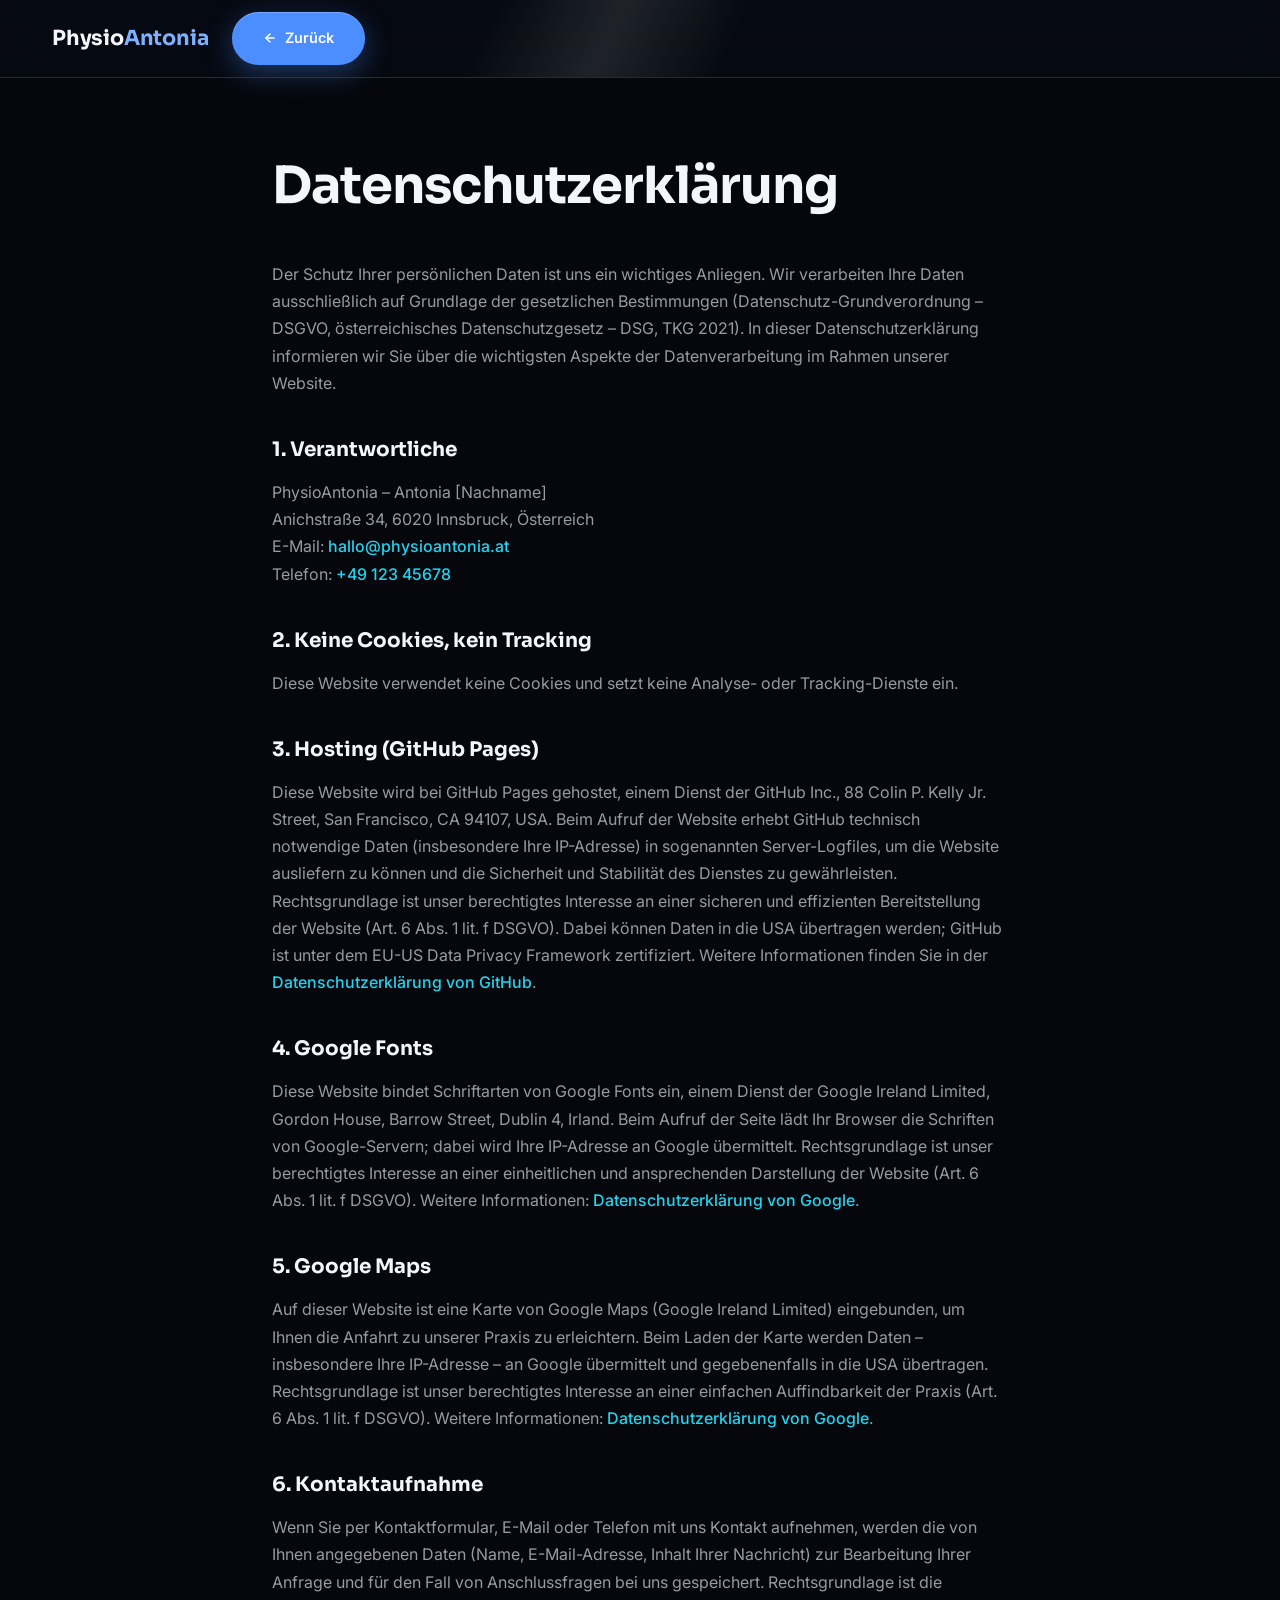
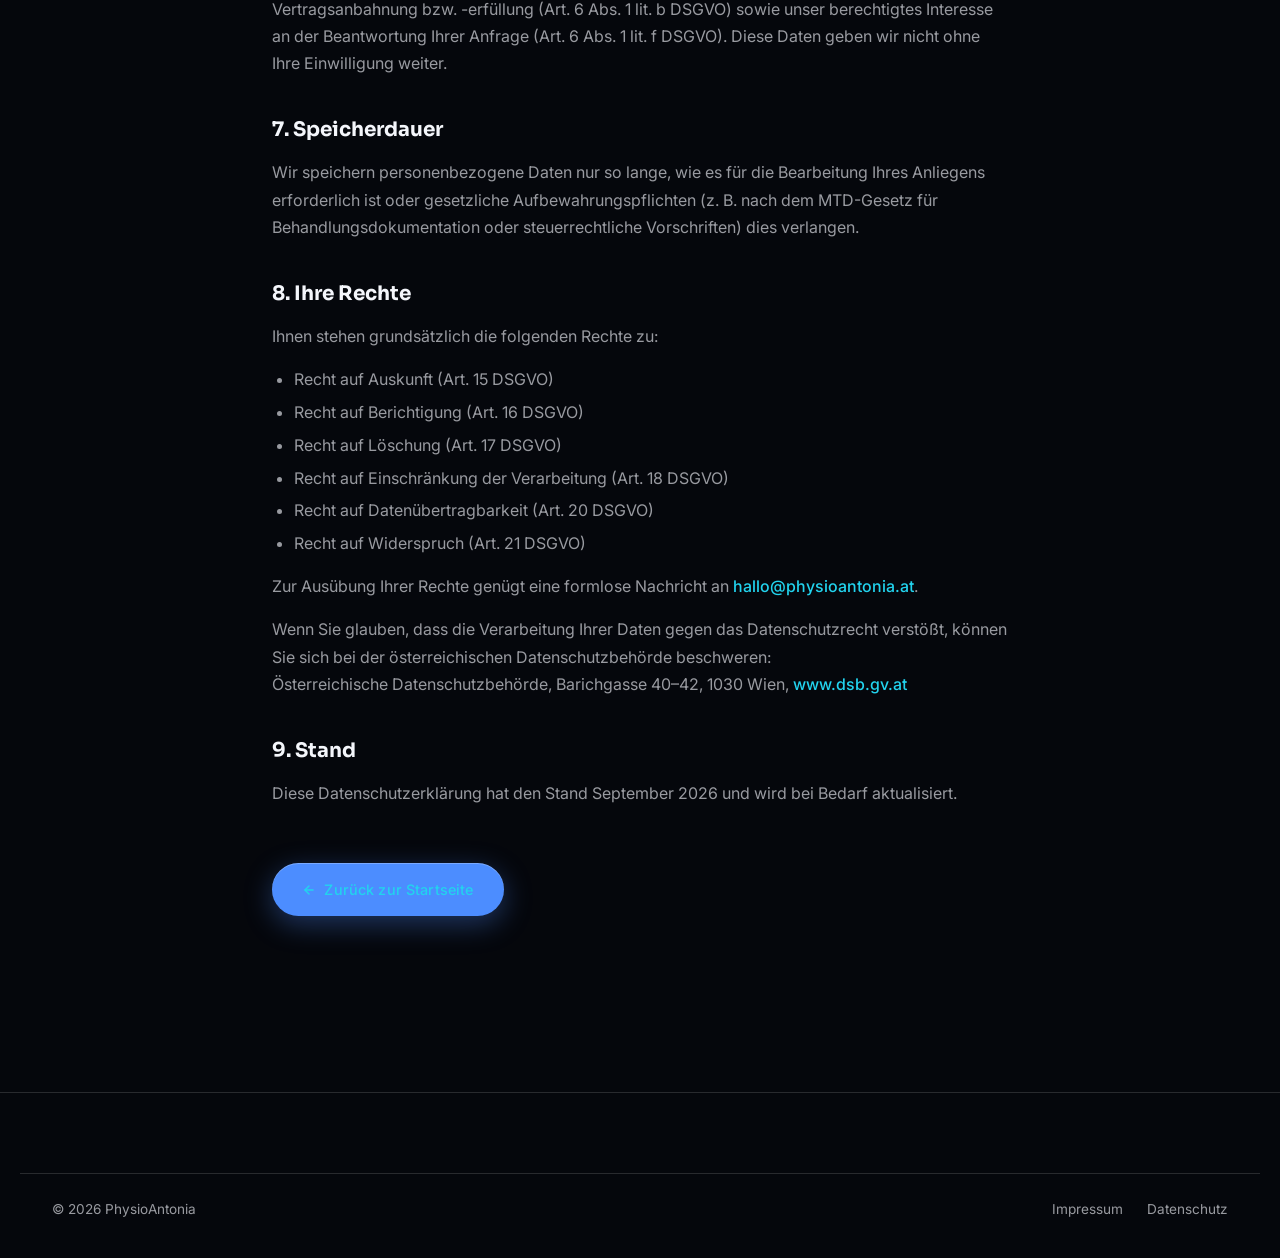
<file: pr-preview/pr-10/datenschutz.html>
<!DOCTYPE html>
<html lang="de">
<head>
  <meta charset="UTF-8" />
  <meta name="viewport" content="width=device-width, initial-scale=1.0" />
  <meta name="robots" content="noindex" />
  <title>Datenschutz – PhysioAntonia</title>
  <link rel="preconnect" href="https://fonts.googleapis.com" />
  <link rel="preconnect" href="https://fonts.gstatic.com" crossorigin />
  <link href="https://fonts.googleapis.com/css2?family=Sora:wght@500;600;700;800&family=Inter:wght@400;500;600;700&family=JetBrains+Mono:wght@400;500&display=swap" rel="stylesheet" />
  <link rel="stylesheet" href="style.css" />
</head>
<body class="legal-page">

  <header class="topbar">
    <div class="topbar__glass" aria-hidden="true"></div>
    <div class="container topbar__inner">
      <a href="index.html" class="logo">Physio<span>Antonia</span></a>
      <div class="topbar__actions">
        <a href="index.html" class="btn btn--solid">
          <svg width="14" height="14" viewBox="0 0 24 24" fill="none" stroke="currentColor" stroke-width="2.5" stroke-linecap="round" stroke-linejoin="round" aria-hidden="true"><line x1="19" y1="12" x2="5" y2="12"/><polyline points="12 19 5 12 12 5"/></svg>
          Zurück
        </a>
      </div>
    </div>
  </header>

  <main class="section">
    <div class="container legal">
      <h1>Datenschutzerklärung</h1>

      <p>Der Schutz Ihrer persönlichen Daten ist uns ein wichtiges Anliegen. Wir verarbeiten Ihre Daten ausschließlich auf Grundlage der gesetzlichen Bestimmungen (Datenschutz-Grundverordnung – DSGVO, österreichisches Datenschutzgesetz – DSG, TKG 2021). In dieser Datenschutzerklärung informieren wir Sie über die wichtigsten Aspekte der Datenverarbeitung im Rahmen unserer Website.</p>

      <h2>1. Verantwortliche</h2>
      <p>
        PhysioAntonia – Antonia [Nachname]<br />
        Anichstraße 34, 6020 Innsbruck, Österreich<br />
        E-Mail: <a href="mailto:hallo@physioantonia.at">hallo@physioantonia.at</a><br />
        Telefon: <a href="tel:+4912345678">+49 123 45678</a>
      </p>

      <h2>2. Keine Cookies, kein Tracking</h2>
      <p>Diese Website verwendet keine Cookies und setzt keine Analyse- oder Tracking-Dienste ein.</p>

      <h2>3. Hosting (GitHub Pages)</h2>
      <p>Diese Website wird bei GitHub Pages gehostet, einem Dienst der GitHub Inc., 88 Colin P. Kelly Jr. Street, San Francisco, CA 94107, USA. Beim Aufruf der Website erhebt GitHub technisch notwendige Daten (insbesondere Ihre IP-Adresse) in sogenannten Server-Logfiles, um die Website ausliefern zu können und die Sicherheit und Stabilität des Dienstes zu gewährleisten. Rechtsgrundlage ist unser berechtigtes Interesse an einer sicheren und effizienten Bereitstellung der Website (Art. 6 Abs. 1 lit. f DSGVO). Dabei können Daten in die USA übertragen werden; GitHub ist unter dem EU-US Data Privacy Framework zertifiziert. Weitere Informationen finden Sie in der <a href="https://docs.github.com/en/site-policy/privacy-policies/github-privacy-statement" target="_blank" rel="noopener">Datenschutzerklärung von GitHub</a>.</p>

      <h2>4. Google Fonts</h2>
      <p>Diese Website bindet Schriftarten von Google Fonts ein, einem Dienst der Google Ireland Limited, Gordon House, Barrow Street, Dublin 4, Irland. Beim Aufruf der Seite lädt Ihr Browser die Schriften von Google-Servern; dabei wird Ihre IP-Adresse an Google übermittelt. Rechtsgrundlage ist unser berechtigtes Interesse an einer einheitlichen und ansprechenden Darstellung der Website (Art. 6 Abs. 1 lit. f DSGVO). Weitere Informationen: <a href="https://policies.google.com/privacy" target="_blank" rel="noopener">Datenschutzerklärung von Google</a>.</p>

      <h2>5. Google Maps</h2>
      <p>Auf dieser Website ist eine Karte von Google Maps (Google Ireland Limited) eingebunden, um Ihnen die Anfahrt zu unserer Praxis zu erleichtern. Beim Laden der Karte werden Daten – insbesondere Ihre IP-Adresse – an Google übermittelt und gegebenenfalls in die USA übertragen. Rechtsgrundlage ist unser berechtigtes Interesse an einer einfachen Auffindbarkeit der Praxis (Art. 6 Abs. 1 lit. f DSGVO). Weitere Informationen: <a href="https://policies.google.com/privacy" target="_blank" rel="noopener">Datenschutzerklärung von Google</a>.</p>

      <h2>6. Kontaktaufnahme</h2>
      <p>Wenn Sie per Kontaktformular, E-Mail oder Telefon mit uns Kontakt aufnehmen, werden die von Ihnen angegebenen Daten (Name, E-Mail-Adresse, Inhalt Ihrer Nachricht) zur Bearbeitung Ihrer Anfrage und für den Fall von Anschlussfragen bei uns gespeichert. Rechtsgrundlage ist die Vertragsanbahnung bzw. -erfüllung (Art. 6 Abs. 1 lit. b DSGVO) sowie unser berechtigtes Interesse an der Beantwortung Ihrer Anfrage (Art. 6 Abs. 1 lit. f DSGVO). Diese Daten geben wir nicht ohne Ihre Einwilligung weiter.</p>

      <h2>7. Speicherdauer</h2>
      <p>Wir speichern personenbezogene Daten nur so lange, wie es für die Bearbeitung Ihres Anliegens erforderlich ist oder gesetzliche Aufbewahrungspflichten (z.&nbsp;B. nach dem MTD-Gesetz für Behandlungsdokumentation oder steuerrechtliche Vorschriften) dies verlangen.</p>

      <h2>8. Ihre Rechte</h2>
      <p>Ihnen stehen grundsätzlich die folgenden Rechte zu:</p>
      <ul>
        <li>Recht auf Auskunft (Art. 15 DSGVO)</li>
        <li>Recht auf Berichtigung (Art. 16 DSGVO)</li>
        <li>Recht auf Löschung (Art. 17 DSGVO)</li>
        <li>Recht auf Einschränkung der Verarbeitung (Art. 18 DSGVO)</li>
        <li>Recht auf Datenübertragbarkeit (Art. 20 DSGVO)</li>
        <li>Recht auf Widerspruch (Art. 21 DSGVO)</li>
      </ul>
      <p>Zur Ausübung Ihrer Rechte genügt eine formlose Nachricht an <a href="mailto:hallo@physioantonia.at">hallo@physioantonia.at</a>.</p>
      <p>Wenn Sie glauben, dass die Verarbeitung Ihrer Daten gegen das Datenschutzrecht verstößt, können Sie sich bei der österreichischen Datenschutzbehörde beschweren:<br />
      Österreichische Datenschutzbehörde, Barichgasse 40–42, 1030 Wien, <a href="https://www.dsb.gv.at" target="_blank" rel="noopener">www.dsb.gv.at</a></p>

      <h2>9. Stand</h2>
      <p>Diese Datenschutzerklärung hat den Stand September 2026 und wird bei Bedarf aktualisiert.</p>

      <a href="index.html" class="btn btn--solid">
        <svg width="14" height="14" viewBox="0 0 24 24" fill="none" stroke="currentColor" stroke-width="2.5" stroke-linecap="round" stroke-linejoin="round" aria-hidden="true"><line x1="19" y1="12" x2="5" y2="12"/><polyline points="12 19 5 12 12 5"/></svg>
        Zurück zur Startseite
      </a>
    </div>
  </main>

  <footer class="footer">
    <div class="container footer__bottom">
      <p class="footer__copy">&copy; 2026 PhysioAntonia</p>
      <nav class="footer__nav">
        <a href="impressum.html">Impressum</a>
        <a href="datenschutz.html">Datenschutz</a>
      </nav>
    </div>
  </footer>

</body>
</html>
</file>
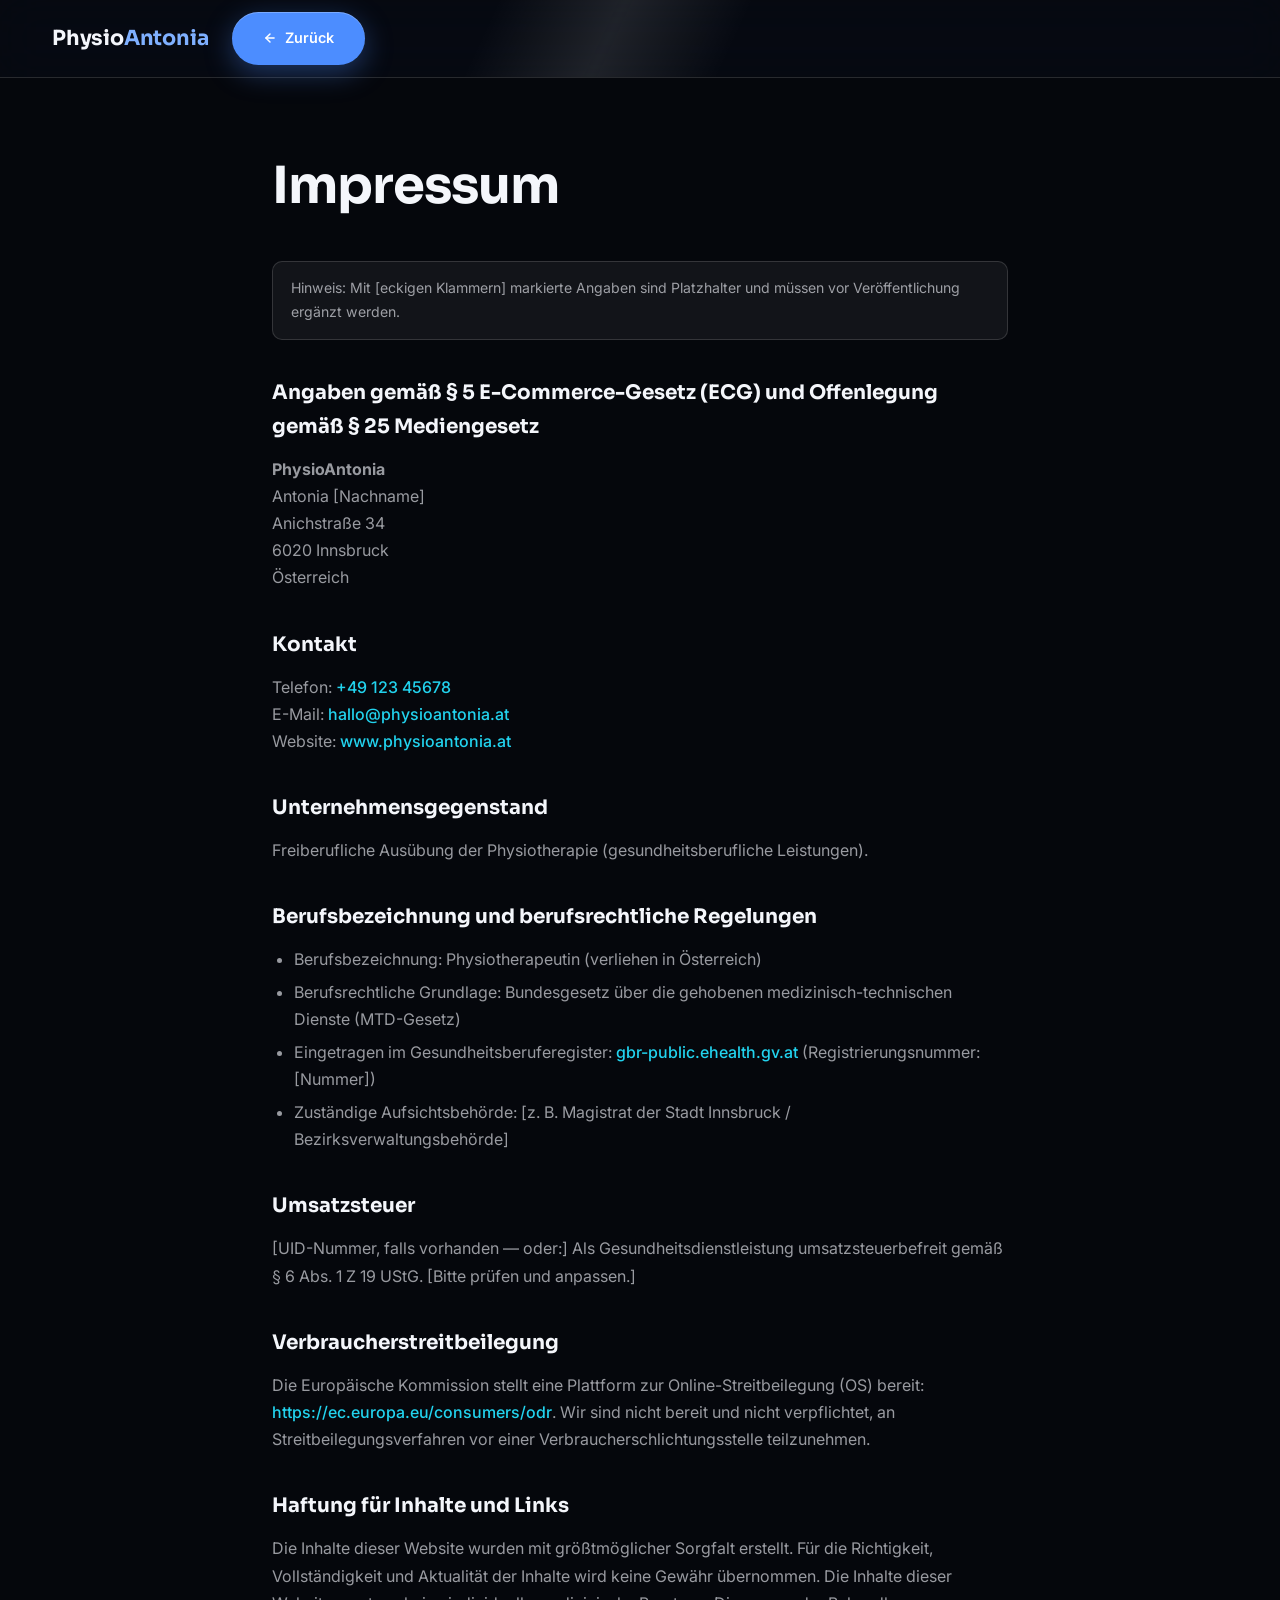
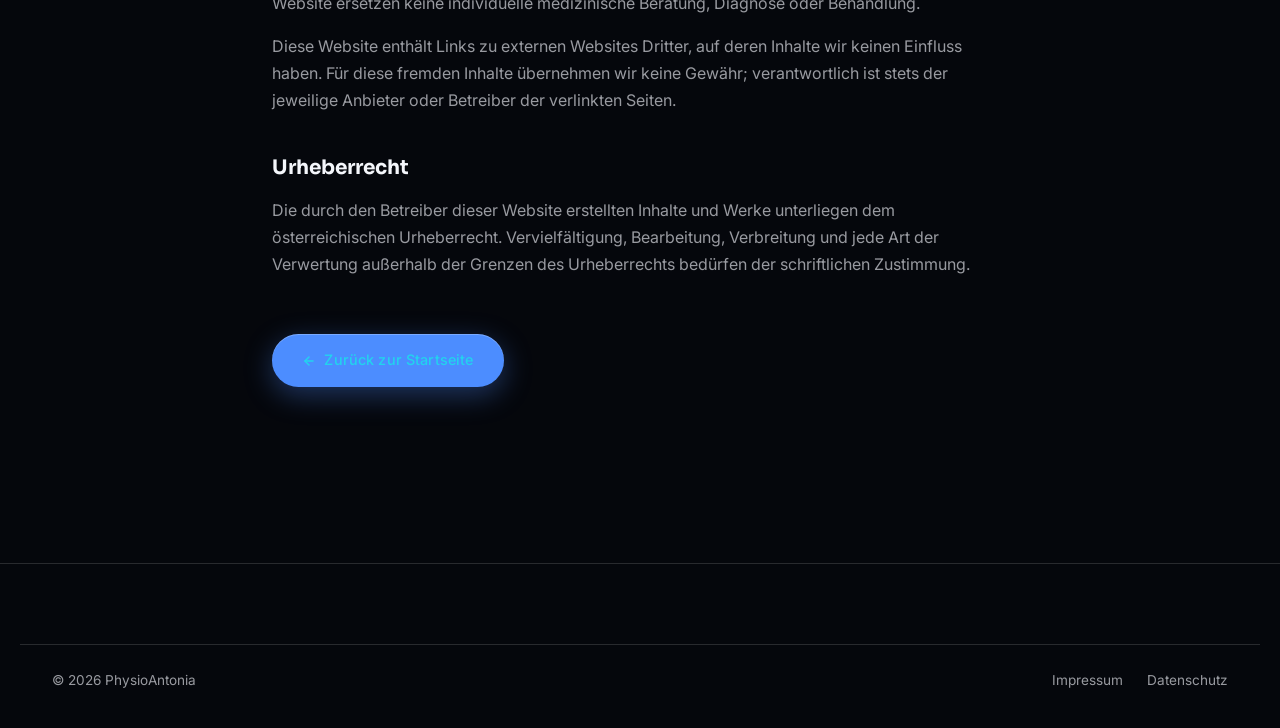
<file: pr-preview/pr-10/impressum.html>
<!DOCTYPE html>
<html lang="de">
<head>
  <meta charset="UTF-8" />
  <meta name="viewport" content="width=device-width, initial-scale=1.0" />
  <meta name="robots" content="noindex" />
  <title>Impressum – PhysioAntonia</title>
  <link rel="preconnect" href="https://fonts.googleapis.com" />
  <link rel="preconnect" href="https://fonts.gstatic.com" crossorigin />
  <link href="https://fonts.googleapis.com/css2?family=Sora:wght@500;600;700;800&family=Inter:wght@400;500;600;700&family=JetBrains+Mono:wght@400;500&display=swap" rel="stylesheet" />
  <link rel="stylesheet" href="style.css" />
</head>
<body class="legal-page">

  <header class="topbar">
    <div class="topbar__glass" aria-hidden="true"></div>
    <div class="container topbar__inner">
      <a href="index.html" class="logo">Physio<span>Antonia</span></a>
      <div class="topbar__actions">
        <a href="index.html" class="btn btn--solid">
          <svg width="14" height="14" viewBox="0 0 24 24" fill="none" stroke="currentColor" stroke-width="2.5" stroke-linecap="round" stroke-linejoin="round" aria-hidden="true"><line x1="19" y1="12" x2="5" y2="12"/><polyline points="12 19 5 12 12 5"/></svg>
          Zurück
        </a>
      </div>
    </div>
  </header>

  <main class="section">
    <div class="container legal">
      <h1>Impressum</h1>

      <p class="legal-note">Hinweis: Mit [eckigen Klammern] markierte Angaben sind Platzhalter und müssen vor Veröffentlichung ergänzt werden.</p>

      <h2>Angaben gemäß § 5 E-Commerce-Gesetz (ECG) und Offenlegung gemäß § 25 Mediengesetz</h2>
      <p>
        <strong>PhysioAntonia</strong><br />
        Antonia [Nachname]<br />
        Anichstraße 34<br />
        6020 Innsbruck<br />
        Österreich
      </p>

      <h2>Kontakt</h2>
      <p>
        Telefon: <a href="tel:+4912345678">+49 123 45678</a><br />
        E-Mail: <a href="mailto:hallo@physioantonia.at">hallo@physioantonia.at</a><br />
        Website: <a href="https://www.physioantonia.at">www.physioantonia.at</a>
      </p>

      <h2>Unternehmensgegenstand</h2>
      <p>Freiberufliche Ausübung der Physiotherapie (gesundheitsberufliche Leistungen).</p>

      <h2>Berufsbezeichnung und berufsrechtliche Regelungen</h2>
      <ul>
        <li>Berufsbezeichnung: Physiotherapeutin (verliehen in Österreich)</li>
        <li>Berufsrechtliche Grundlage: Bundesgesetz über die gehobenen medizinisch-technischen Dienste (MTD-Gesetz)</li>
        <li>Eingetragen im Gesundheitsberuferegister: <a href="https://gbr-public.ehealth.gv.at" target="_blank" rel="noopener">gbr-public.ehealth.gv.at</a> (Registrierungsnummer: [Nummer])</li>
        <li>Zuständige Aufsichtsbehörde: [z.&nbsp;B. Magistrat der Stadt Innsbruck / Bezirksverwaltungsbehörde]</li>
      </ul>

      <h2>Umsatzsteuer</h2>
      <p>[UID-Nummer, falls vorhanden — oder:] Als Gesundheitsdienstleistung umsatzsteuerbefreit gemäß § 6 Abs. 1 Z 19 UStG. [Bitte prüfen und anpassen.]</p>

      <h2>Verbraucherstreitbeilegung</h2>
      <p>Die Europäische Kommission stellt eine Plattform zur Online-Streitbeilegung (OS) bereit: <a href="https://ec.europa.eu/consumers/odr" target="_blank" rel="noopener">https://ec.europa.eu/consumers/odr</a>. Wir sind nicht bereit und nicht verpflichtet, an Streitbeilegungsverfahren vor einer Verbraucherschlichtungsstelle teilzunehmen.</p>

      <h2>Haftung für Inhalte und Links</h2>
      <p>Die Inhalte dieser Website wurden mit größtmöglicher Sorgfalt erstellt. Für die Richtigkeit, Vollständigkeit und Aktualität der Inhalte wird keine Gewähr übernommen. Die Inhalte dieser Website ersetzen keine individuelle medizinische Beratung, Diagnose oder Behandlung.</p>
      <p>Diese Website enthält Links zu externen Websites Dritter, auf deren Inhalte wir keinen Einfluss haben. Für diese fremden Inhalte übernehmen wir keine Gewähr; verantwortlich ist stets der jeweilige Anbieter oder Betreiber der verlinkten Seiten.</p>

      <h2>Urheberrecht</h2>
      <p>Die durch den Betreiber dieser Website erstellten Inhalte und Werke unterliegen dem österreichischen Urheberrecht. Vervielfältigung, Bearbeitung, Verbreitung und jede Art der Verwertung außerhalb der Grenzen des Urheberrechts bedürfen der schriftlichen Zustimmung.</p>

      <a href="index.html" class="btn btn--solid">
        <svg width="14" height="14" viewBox="0 0 24 24" fill="none" stroke="currentColor" stroke-width="2.5" stroke-linecap="round" stroke-linejoin="round" aria-hidden="true"><line x1="19" y1="12" x2="5" y2="12"/><polyline points="12 19 5 12 12 5"/></svg>
        Zurück zur Startseite
      </a>
    </div>
  </main>

  <footer class="footer">
    <div class="container footer__bottom">
      <p class="footer__copy">&copy; 2026 PhysioAntonia</p>
      <nav class="footer__nav">
        <a href="impressum.html">Impressum</a>
        <a href="datenschutz.html">Datenschutz</a>
      </nav>
    </div>
  </footer>

</body>
</html>
</file>
<file: pr-preview/pr-10/style.css>
/* ===== DESIGN SYSTEM — Glass Depth / 3D Scroll ===== */
:root {
  --clr-void:          #05070C;
  --clr-void-soft:      #0A0E17;
  --clr-void-alt:       #0D1220;
  --clr-paper:          #F4F1E8;
  --clr-ink:            #F4F6FB;
  --clr-muted:          rgba(244, 246, 251, 0.62);
  --clr-muted-2:        rgba(244, 246, 251, 0.4);
  --clr-glass:          rgba(255, 255, 255, 0.055);
  --clr-glass-soft:     rgba(255, 255, 255, 0.03);
  --clr-glass-border:   rgba(255, 255, 255, 0.14);
  --clr-blue:           #4C8DFF;
  --clr-blue-soft:      #7FB0FF;
  --clr-cyan:           #22D3EE;
  --font-display:       'Sora', 'Arial', sans-serif;
  --font-body:          'Inter', system-ui, sans-serif;
  --font-mono:          'JetBrains Mono', 'Courier New', monospace;
  --ease-out:           cubic-bezier(0.16, 1, 0.3, 1);
  --ease-in-out:        cubic-bezier(0.77, 0, 0.175, 1);
  --ease-spring:        cubic-bezier(0.34, 1.56, 0.64, 1);
  --topbar-h:           78px;
}

/* ===== RESET ===== */
*, *::before, *::after { box-sizing: border-box; margin: 0; padding: 0; }
html { scroll-behavior: smooth; font-size: 16px; }
body {
  font-family: var(--font-body);
  font-weight: 400;
  color: var(--clr-ink);
  background: var(--clr-void);
  line-height: 1.7;
  -webkit-font-smoothing: antialiased;
  overflow-x: clip;
  position: relative;
}
body.nav-open { overflow: hidden; }
img, iframe { display: block; max-width: 100%; }
a { color: inherit; text-decoration: none; }
ul { list-style: none; }
button { cursor: pointer; border: none; background: none; font-family: inherit; }

/* ===== FOCUS ===== */
:focus-visible { outline: 2px solid var(--clr-cyan); outline-offset: 3px; border-radius: 4px; }

/* ===== SKIP LINK ===== */
.skip-link {
  position: fixed;
  top: 0.75rem;
  left: 0.75rem;
  z-index: 500;
  background: var(--clr-ink);
  color: var(--clr-void);
  font-weight: 700;
  font-size: 0.85rem;
  padding: 0.6rem 1rem;
  border-radius: 8px;
  transform: translateY(-200%);
}
.skip-link:focus-visible { transform: translateY(0); }

/* ===== LAYOUT ===== */
.container { max-width: 1240px; margin: 0 auto; padding: 0 2rem; }
.section { padding: 9rem 0; position: relative; z-index: 1; }

/* ===== TYPOGRAPHY ===== */
.eyebrow {
  display: inline-flex;
  align-items: center;
  gap: 0.6rem;
  font-family: var(--font-mono);
  font-size: 0.78rem;
  font-weight: 500;
  letter-spacing: 0.08em;
  color: var(--clr-cyan);
  margin-bottom: 1.4rem;
  scroll-margin-top: calc(var(--topbar-h) + 1.5rem);
}
.eyebrow::before { content: '//'; opacity: 0.55; }

.section__title {
  font-family: var(--font-display);
  font-size: clamp(2.3rem, 5vw, 3.6rem);
  font-weight: 700;
  line-height: 1.08;
  letter-spacing: -0.02em;
  text-wrap: balance;
  margin-bottom: 1.3rem;
  scroll-margin-top: calc(var(--topbar-h) + 1.5rem);
}
.section__sub {
  max-width: 620px;
  color: var(--clr-muted);
  font-size: 1.08rem;
  line-height: 1.8;
  margin-bottom: 2rem;
  text-wrap: pretty;
}
.section__sub:last-child { margin-bottom: 0; }
.section__head { max-width: 720px; }

/* ===== 3D DEPTH ENTRANCE ===== */
/* content panes rise up out of depth and settle flat as they enter view */
@media (prefers-reduced-motion: no-preference) {
  .depth-in {
    opacity: 0;
    transform: perspective(1400px) translateY(46px) translateZ(-140px) rotateX(7deg);
    transition: opacity 1000ms var(--ease-out), transform 1000ms var(--ease-out);
    transition-delay: var(--depth-delay, 0ms);
    will-change: transform, opacity;
  }
  .depth-in.is-visible { opacity: 1; transform: none; }

  /* continuous scroll-linked parallax for background depth layers */
  .parallax { transform: translate3d(0, var(--py, 0px), 0); }
}

/* ===== GLASS TOPBAR ===== */
.topbar {
  position: fixed;
  top: 0; left: 0; right: 0;
  z-index: 300;
  height: var(--topbar-h);
  border-bottom: 1px solid var(--clr-glass-border);
}
/* the blur lives on its own layer, deliberately with no descendants —
   backdrop-filter (like transform/filter) on an ANCESTOR would otherwise
   become the containing block for any position:fixed descendant (e.g. the
   mobile nav-panel below), collapsing it into the topbar's own box instead
   of the viewport. Keeping .topbar itself filter-free avoids that trap. */
.topbar__glass {
  position: absolute;
  inset: 0;
  z-index: 0;
  overflow: hidden;
  background: rgba(10, 14, 23, 0.45);
  backdrop-filter: blur(22px) saturate(160%);
  -webkit-backdrop-filter: blur(22px) saturate(160%);
  pointer-events: none;
}
/* a slow light-catch sweep, like sun glinting off glass */
.topbar__glass::before {
  content: '';
  position: absolute;
  inset: -40% -10%;
  background: linear-gradient(115deg, transparent 40%, rgba(255,255,255,0.10) 48%, transparent 56%);
  pointer-events: none;
}
@media (prefers-reduced-motion: no-preference) {
  .topbar__glass::before { animation: glass-sweep 9s ease-in-out infinite; }
  @keyframes glass-sweep {
    0%, 100% { transform: translateX(-30%); }
    50% { transform: translateX(30%); }
  }
}
.topbar__inner { display: flex; align-items: center; gap: 1.5rem; height: 100%; position: relative; z-index: 1; }

.logo {
  font-family: var(--font-display);
  font-size: 1.3rem;
  font-weight: 700;
  letter-spacing: -0.01em;
  color: var(--clr-ink);
  flex-shrink: 0;
}
.logo span { color: var(--clr-blue-soft); }

.nav-panel { display: flex; align-items: center; gap: 2.25rem; margin: 0 auto; }
.nav-link {
  font-size: 0.9rem;
  font-weight: 500;
  color: var(--clr-muted);
  padding: 0.4rem 0.1rem;
  position: relative;
  transition: color 200ms var(--ease-out);
}
.nav-link::after {
  content: '';
  position: absolute;
  left: 0; right: 100%;
  bottom: -3px;
  height: 2px;
  background: var(--clr-cyan);
  transition: right 260ms var(--ease-out);
}
.nav-link:hover { color: var(--clr-ink); }
.nav-link:hover::after, .nav-link.is-active::after { right: 0; }
.nav-link.is-active { color: var(--clr-ink); }

.topbar__actions { display: flex; align-items: center; gap: 0.6rem; }
.topbar__phone, .topbar__email {
  display: flex;
  align-items: center;
  gap: 0.4rem;
  font-size: 0.82rem;
  font-weight: 500;
  color: var(--clr-muted);
  padding: 0.45rem 0.8rem;
  border-radius: 999px;
  border: 1px solid var(--clr-glass-border);
  background: var(--clr-glass-soft);
  white-space: nowrap;
  transition: color 180ms var(--ease-out), background 180ms var(--ease-out), border-color 180ms var(--ease-out);
}
.topbar__phone:hover, .topbar__email:hover {
  color: var(--clr-ink);
  background: var(--clr-glass);
  border-color: rgba(255,255,255,0.28);
}

.lang-toggle {
  display: flex;
  align-items: center;
  gap: 0.2rem;
  font-family: var(--font-mono);
  font-size: 0.75rem;
  font-weight: 500;
  color: var(--clr-muted);
  padding: 0.45rem 0.65rem;
  border-radius: 999px;
  border: 1px solid var(--clr-glass-border);
  background: var(--clr-glass-soft);
  transition: color 180ms var(--ease-out), background 180ms var(--ease-out);
}
.lang-toggle:hover { color: var(--clr-ink); background: var(--clr-glass); }
.lang-toggle__sep { opacity: 0.4; margin: 0 1px; }
.lang-toggle__inactive { opacity: 0.55; }

.hamburger { display: none; flex-direction: column; gap: 5px; padding: 6px; }
.hamburger span {
  display: block;
  width: 22px;
  height: 2px;
  background: var(--clr-ink);
  border-radius: 2px;
  transition: transform 220ms var(--ease-out), opacity 220ms var(--ease-out);
}
.hamburger.is-open span:nth-child(1) { transform: translateY(7px) rotate(45deg); }
.hamburger.is-open span:nth-child(2) { opacity: 0; }
.hamburger.is-open span:nth-child(3) { transform: translateY(-7px) rotate(-45deg); }

/* ===== BUTTONS ===== */
.btn {
  display: inline-flex;
  align-items: center;
  gap: 0.5rem;
  padding: 0.9rem 1.9rem;
  border-radius: 999px;
  font-size: 0.9rem;
  font-weight: 600;
  letter-spacing: 0.01em;
  transition: transform 180ms var(--ease-out), box-shadow 220ms var(--ease-out), background 200ms var(--ease-out), border-color 200ms var(--ease-out);
}
.btn:active { transform: scale(0.96); }
@media (hover: none) { .btn:hover, .fab:hover { transform: none; } }
.btn--solid {
  background: var(--clr-blue);
  color: #fff;
  box-shadow: 0 8px 28px rgba(76, 141, 255, 0.35), inset 0 1px 0 rgba(255,255,255,0.25);
}
.btn--solid:hover { background: var(--clr-blue-soft); transform: translateY(-2px); box-shadow: 0 12px 36px rgba(76, 141, 255, 0.45), inset 0 1px 0 rgba(255,255,255,0.3); }
.btn--glass {
  background: var(--clr-glass);
  color: var(--clr-ink);
  border: 1px solid var(--clr-glass-border);
  backdrop-filter: blur(10px);
}
.btn--glass:hover { background: rgba(255,255,255,0.1); transform: translateY(-2px); border-color: rgba(255,255,255,0.3); }

/* ===== HERO SCENE ===== */
.hero {
  position: relative;
  min-height: 100vh;
  display: flex;
  align-items: center;
  overflow: hidden;
  perspective: 1600px;
  padding-top: var(--topbar-h);
}
.hero__grid {
  position: absolute;
  inset: -20% -10% -10%;
  background-image:
    linear-gradient(rgba(76,141,255,0.14) 1px, transparent 1px),
    linear-gradient(90deg, rgba(76,141,255,0.14) 1px, transparent 1px);
  background-size: 64px 64px;
  transform: perspective(900px) rotateX(62deg);
  transform-origin: bottom center;
  mask-image: linear-gradient(to top, black, transparent 75%);
  -webkit-mask-image: linear-gradient(to top, black, transparent 75%);
  opacity: 0.55;
  z-index: 0;
}
.hero__glow {
  position: absolute;
  width: 60vw;
  max-width: 820px;
  aspect-ratio: 1/1;
  border-radius: 50%;
  right: -12%;
  top: 8%;
  background: rgba(76, 141, 255, 0.16);
  filter: blur(70px);
  z-index: 0;
}
.hero__glow--b {
  width: 34vw;
  max-width: 460px;
  right: auto;
  left: -8%;
  top: 55%;
  background: rgba(34, 211, 238, 0.12);
}
.hero__inner {
  position: relative;
  z-index: 2;
  display: grid;
  grid-template-columns: 1.1fr 0.9fr;
  gap: 3.5rem;
  align-items: center;
  padding: 2rem 2rem 5rem;
  width: 100%;
}
.hero__badge {
  display: inline-flex;
  align-items: center;
  gap: 0.6rem;
  font-family: var(--font-mono);
  font-size: 0.78rem;
  color: var(--clr-cyan);
  background: var(--clr-glass);
  border: 1px solid var(--clr-glass-border);
  padding: 0.5rem 0.95rem;
  border-radius: 999px;
  margin-bottom: 1.75rem;
}
.hero__badge-dot { width: 6px; height: 6px; border-radius: 50%; background: var(--clr-cyan); box-shadow: 0 0 8px var(--clr-cyan); }
.hero__title {
  font-family: var(--font-display);
  font-size: clamp(2.6rem, 6vw, 4.4rem);
  font-weight: 700;
  line-height: 1.05;
  letter-spacing: -0.02em;
  margin-bottom: 1.6rem;
  text-wrap: balance;
}
.hero__title span { color: var(--clr-cyan); }
.hero__sub { font-size: 1.1rem; color: var(--clr-muted); max-width: 480px; margin-bottom: 2.5rem; line-height: 1.8; }
.hero__ctas { display: flex; gap: 1rem; flex-wrap: wrap; }

@media (prefers-reduced-motion: no-preference) {
  .hero__badge, .hero__title, .hero__sub, .hero__ctas {
    opacity: 0;
    transform: translateY(24px);
    animation: hero-in 900ms var(--ease-out) forwards;
  }
  .hero__badge { animation-delay: 0.05s; }
  .hero__title { animation-delay: 0.18s; }
  .hero__sub { animation-delay: 0.34s; }
  .hero__ctas { animation-delay: 0.46s; }
  @keyframes hero-in { to { opacity: 1; transform: none; } }

  .hero__image {
    opacity: 0;
    transform: translateY(34px) scale(0.95);
    animation: hero-in 950ms var(--ease-out) 0.3s forwards;
  }
}

/* ===== PHOTO PRINT (matte, physics-tilt) ===== */
.photo {
  position: relative;
  perspective: 1200px;
}
.photo-card {
  position: relative;
  transform-style: preserve-3d;
  will-change: transform;
}
.photo-card__print {
  position: relative;
  background: var(--clr-paper);
  padding: 12px 12px 12px;
  border-radius: 4px;
  box-shadow:
    0 2px 6px rgba(0,0,0,0.35),
    0 30px 70px -20px rgba(0,0,0,0.65),
    0 10px 24px -8px rgba(76,141,255,0.18);
  transform: rotate(-1.4deg);
}
.photo-card__frame { position: relative; overflow: hidden; border-radius: 2px; }
.photo-card__frame img {
  width: 100%;
  aspect-ratio: 3 / 4;
  object-fit: cover;
  display: block;
  filter: grayscale(0.75) contrast(0.85) brightness(1.2) blur(3px);
  transition: filter 1500ms var(--ease-out);
}
.photo-card.is-developed .photo-card__frame img { filter: none; }
/* glossy sheen — swept by cursor position via --mx / --my */
.photo-card__frame::after {
  content: '';
  position: absolute;
  inset: 0;
  background: radial-gradient(420px circle at var(--mx, 50%) var(--my, 30%), rgba(255,255,255,0.35), transparent 60%);
  mix-blend-mode: overlay;
  opacity: 0;
  transition: opacity 300ms var(--ease-out);
  pointer-events: none;
}
.photo:hover .photo-card__frame::after { opacity: 1; }
/* matte paper grain */
.photo-card__print::after {
  content: '';
  position: absolute;
  inset: 0;
  border-radius: 4px;
  opacity: 0.05;
  mix-blend-mode: multiply;
  pointer-events: none;
  background-image: url("data:image/svg+xml,%3Csvg xmlns='http://www.w3.org/2000/svg' width='140' height='140'%3E%3Cfilter id='n'%3E%3CfeTurbulence type='fractalNoise' baseFrequency='0.85' numOctaves='2' stitchTiles='stitch'/%3E%3C/filter%3E%3Crect width='100%25' height='100%25' filter='url(%23n)'/%3E%3C/svg%3E");
}
.photo-card__tag {
  position: absolute;
  left: 50%;
  bottom: -1.1rem;
  transform: translateX(-50%) rotate(1deg);
  background: var(--clr-void-soft);
  border: 1px solid var(--clr-glass-border);
  color: var(--clr-muted);
  font-family: var(--font-mono);
  font-size: 0.72rem;
  padding: 0.4rem 0.9rem;
  border-radius: 999px;
  white-space: nowrap;
}

/* ===== MARQUEE ===== */
.marquee {
  position: relative;
  z-index: 1;
  border-top: 1px solid var(--clr-glass-border);
  border-bottom: 1px solid var(--clr-glass-border);
  background: var(--clr-glass-soft);
  overflow: hidden;
  padding: 1rem 0;
}
.marquee__track { display: flex; width: max-content; }
.marquee__group {
  display: flex;
  align-items: center;
  gap: 1.75rem;
  padding-right: 1.75rem;
  white-space: nowrap;
  font-family: var(--font-mono);
  font-size: 0.9rem;
  letter-spacing: 0.04em;
  color: var(--clr-muted);
  text-transform: uppercase;
}
.marquee__dot { color: var(--clr-cyan); }
@media (prefers-reduced-motion: no-preference) {
  .marquee__track { animation: marquee-scroll 26s linear infinite; }
  @keyframes marquee-scroll { from { transform: translateX(0); } to { transform: translateX(-50%); } }
}

/* ===== GLASS CARD (generic surface) ===== */
.glass-card {
  background: var(--clr-glass);
  border: 1px solid var(--clr-glass-border);
  border-radius: 18px;
  backdrop-filter: blur(16px) saturate(140%);
  -webkit-backdrop-filter: blur(16px) saturate(140%);
  box-shadow: 0 24px 60px -20px rgba(0,0,0,0.6);
}

/* ===== SPLIT LAYOUT ===== */
.split { display: grid; grid-template-columns: 1.05fr 0.95fr; gap: 3.5rem; align-items: center; }

.icon-panel {
  aspect-ratio: 1/1;
  width: min(340px, 100%);
  margin: 0 auto;
  display: flex;
  align-items: center;
  justify-content: center;
  border-radius: 24px;
  position: relative;
  transform-style: preserve-3d;
}
.icon-panel svg { color: var(--clr-blue-soft); filter: drop-shadow(0 0 24px rgba(76,141,255,0.35)); }
.icon-panel::before {
  content: '';
  position: absolute;
  inset: -1px;
  border-radius: 24px;
  border: 1px solid rgba(76,141,255,0.35);
  z-index: -1;
}

.check-list { display: flex; flex-direction: column; gap: 0.9rem; margin-top: 1.5rem; }
.check-list li {
  display: flex;
  align-items: center;
  gap: 0.85rem;
  font-weight: 500;
  font-size: 0.98rem;
  color: var(--clr-ink);
}
.check-list li::before {
  content: '';
  width: 22px;
  height: 22px;
  flex-shrink: 0;
  border-radius: 50%;
  background-color: var(--clr-cyan);
  background-image: url("data:image/svg+xml,%3Csvg xmlns='http://www.w3.org/2000/svg' viewBox='0 0 24 24' fill='none' stroke='%2305070C' stroke-width='3' stroke-linecap='round' stroke-linejoin='round'%3E%3Cpolyline points='20 6 9 17 4 12'/%3E%3C/svg%3E");
  background-repeat: no-repeat;
  background-position: center;
  background-size: 12px;
}

/* ===== CONTACT ===== */
.contact-grid { display: grid; grid-template-columns: 1fr 1.15fr; gap: 3rem; align-items: start; margin-top: 3rem; }
.contact-info { display: flex; flex-direction: column; gap: 1.75rem; }
.contact-info__item { display: flex; align-items: flex-start; gap: 1rem; }
.contact-info__icon-wrap {
  width: 44px; height: 44px;
  border-radius: 12px;
  background: var(--clr-glass);
  border: 1px solid var(--clr-glass-border);
  display: flex;
  align-items: center;
  justify-content: center;
  color: var(--clr-cyan);
  flex-shrink: 0;
}
.contact-info__item strong {
  display: block;
  font-family: var(--font-mono);
  font-size: 0.7rem;
  font-weight: 500;
  text-transform: uppercase;
  letter-spacing: 0.12em;
  color: var(--clr-muted-2);
  margin-bottom: 0.3rem;
}
.contact-info__item p { color: var(--clr-ink); font-size: 0.98rem; font-weight: 400; line-height: 1.5; }
.contact-info__item a { color: var(--clr-ink); font-weight: 500; border-bottom: 1px solid var(--clr-glass-border); }
.contact-info__item a:hover { color: var(--clr-cyan); border-color: var(--clr-cyan); }

.contact-form-wrap {
  padding: 2.25rem 2rem 2.5rem;
  scroll-margin-top: calc(var(--topbar-h) + 1.5rem);
}
.contact-form-wrap__title { font-family: var(--font-display); font-size: 1.25rem; font-weight: 700; margin-bottom: 1.5rem; }
.contact-form { display: flex; flex-direction: column; gap: 1.1rem; }
.form-label {
  display: block;
  font-family: var(--font-mono);
  font-size: 0.72rem;
  text-transform: uppercase;
  letter-spacing: 0.1em;
  color: var(--clr-muted-2);
  margin-bottom: 0.4rem;
}
.form-input {
  width: 100%;
  padding: 0.8rem 1rem;
  border: 1px solid var(--clr-glass-border);
  border-radius: 10px;
  font-family: var(--font-body);
  font-size: 0.95rem;
  color: var(--clr-ink);
  background: rgba(255,255,255,0.04);
  transition: border-color 180ms var(--ease-out), background 180ms var(--ease-out), box-shadow 180ms var(--ease-out);
}
.form-input::placeholder { color: var(--clr-muted-2); }
.form-input:focus { outline: none; border-color: var(--clr-blue-soft); background: rgba(255,255,255,0.07); box-shadow: 0 0 0 3px rgba(76,141,255,0.18); }
.form-input--textarea { resize: vertical; min-height: 110px; }
.contact-form .btn { align-self: flex-start; margin-top: 0.5rem; }

/* ===== MAP ===== */
.map-wrap { position: relative; height: 320px; overflow: hidden; margin-top: 3rem; border-radius: 18px; }
.map { position: absolute; inset: 0; width: 100%; height: 100%; border: none; filter: grayscale(0.5) invert(0.92) contrast(0.9); }
.map-placeholder {
  position: absolute;
  inset: 0;
  display: flex;
  flex-direction: column;
  align-items: center;
  justify-content: center;
  gap: 0.6rem;
  color: var(--clr-muted);
  font-size: 0.88rem;
}
.map[src]:not([src=""]) ~ .map-placeholder { display: none; }

/* ===== FOOTER ===== */
.footer {
  position: relative;
  padding: 5rem 0 2.25rem;
  border-top: 1px solid var(--clr-glass-border);
  overflow: hidden;
  z-index: 1;
}
.footer__word {
  display: block;
  font-family: var(--font-display);
  font-weight: 700;
  font-size: clamp(2.2rem, 9vw, 6rem);
  line-height: 1;
  letter-spacing: -0.02em;
  color: var(--clr-ink);
  margin-bottom: 3rem;
  text-wrap: balance;
}
.footer__bottom {
  display: flex;
  align-items: center;
  justify-content: space-between;
  flex-wrap: wrap;
  gap: 1rem;
  padding-top: 1.5rem;
  border-top: 1px solid var(--clr-glass-border);
}
.footer__copy { font-size: 0.85rem; color: var(--clr-muted); }
.footer__nav { display: flex; gap: 1.5rem; }
.footer__nav a { font-size: 0.85rem; color: var(--clr-muted); transition: color 180ms var(--ease-out); }
.footer__nav a:hover { color: var(--clr-cyan); }

/* ===== FAB ===== */
.fab {
  display: none;
  position: fixed;
  bottom: 1.5rem;
  right: 1.5rem;
  z-index: 250;
  align-items: center;
  gap: 0.55rem;
  background: var(--clr-blue);
  color: #fff;
  border-radius: 999px;
  font-weight: 600;
  font-size: 0.85rem;
  padding: 0.85rem 1.3rem;
  box-shadow: 0 10px 30px rgba(76,141,255,0.45);
  transition: transform 180ms var(--ease-out), box-shadow 180ms var(--ease-out);
}
.fab:active { transform: scale(0.96); }

/* ===== LEGAL PAGES ===== */
.legal-page main.section { padding-top: calc(var(--topbar-h) + 4rem); }
.legal { max-width: 800px; padding-bottom: 2rem; }
.legal h1 { font-family: var(--font-display); font-size: clamp(2rem, 4.5vw, 3.2rem); font-weight: 700; letter-spacing: -0.02em; margin-bottom: 2rem; }
.legal h2 { font-family: var(--font-display); font-size: 1.25rem; font-weight: 700; margin: 2.25rem 0 0.75rem; }
.legal p { margin-bottom: 1rem; color: var(--clr-muted); }
.legal ul { list-style: disc; padding-left: 1.4rem; margin-bottom: 1rem; color: var(--clr-muted); }
.legal ul li { margin-bottom: 0.35rem; }
.legal a { color: var(--clr-cyan); font-weight: 500; }
.legal a:hover { color: var(--clr-ink); }
.legal .btn { margin-top: 2.5rem; }
.legal-note {
  background: var(--clr-glass);
  border: 1px solid var(--clr-glass-border);
  border-radius: 10px;
  padding: 0.9rem 1.1rem;
  font-size: 0.88rem;
  color: var(--clr-muted);
}

/* ===== RESPONSIVE — 1024px ===== */
@media (max-width: 1024px) {
  .hero__inner { gap: 2.5rem; }
  .split { gap: 2.5rem; }
}

/* ===== RESPONSIVE — 768px ===== */
@media (max-width: 768px) {
  .section { padding: 6rem 0; }
  .container { padding: 0 1.25rem; }

  .topbar__phone, .topbar__email { display: none; }
  .topbar__inner { gap: 0.75rem; }
  .hamburger { display: flex; }

  .nav-panel {
    position: fixed;
    inset: 0;
    top: var(--topbar-h);
    margin: 0;
    background: rgba(5, 7, 12, 0.92);
    backdrop-filter: blur(24px);
    -webkit-backdrop-filter: blur(24px);
    flex-direction: column;
    align-items: flex-start;
    justify-content: center;
    gap: 0.5rem;
    padding: 2rem 1.75rem;
    transform: translateX(100%);
    transition: transform 420ms var(--ease-out);
    z-index: 250;
  }
  .nav-panel.is-open { transform: translateX(0); }
  .nav-panel .nav-link {
    font-family: var(--font-display);
    font-size: 2.3rem;
    font-weight: 700;
    color: var(--clr-ink);
    padding: 0.5rem 0;
  }
  .nav-panel .nav-link.is-active { color: var(--clr-cyan); }
  .nav-panel .nav-link::after { display: none; }

  .hero { min-height: 92vh; }
  .hero__inner { grid-template-columns: 1fr; gap: 2.5rem; padding: 1.5rem 1.25rem 3.5rem; }
  .hero__image { max-width: 280px; width: 100%; margin: 0 auto; }
  .hero__ctas { flex-direction: column; align-items: stretch; }
  .hero__ctas .btn { justify-content: center; }

  .split { grid-template-columns: 1fr; gap: 2.5rem; }
  .split__panel { order: -1; }

  .contact-grid { grid-template-columns: 1fr; gap: 2rem; }

  .footer__bottom { flex-direction: column; align-items: flex-start; }

  .fab { display: flex; }
}

/* ===== RESPONSIVE — 375px ===== */
@media (max-width: 375px) {
  .hero__title { font-size: 2.1rem; }
  .section__title { font-size: 1.9rem; }
}

/* ===== REDUCED MOTION ===== */
@media (prefers-reduced-motion: reduce) {
  *, *::before, *::after { transition-duration: 0.01ms !important; animation-duration: 0.01ms !important; animation-iteration-count: 1 !important; }
  html { scroll-behavior: auto; }
  .photo-card__frame img { filter: none; }
}
</file>
<file: pr-preview/pr-12/style.css>
/* ===== DESIGN SYSTEM — Medical Clinic / Wellness Calm ===== */
/* Generated with UI UX Pro Max: Accessible & Ethical + Minimalism */
:root {
  --clr-primary:       #0891B2;
  --clr-primary-light: #22D3EE;
  --clr-primary-dark:  #0E7490;
  --clr-cta:           #2563EB;
  --clr-cta-dark:      #1D4ED8;
  --clr-bg:            #F2FAFC;
  --clr-bg-alt:        #E2F1F6;
  --clr-white:         #FFFFFF;
  --clr-text:          #134E4A;
  --clr-muted:         #4E8B88;
  --clr-border:        #D2E9F0;
  --clr-border-mid:    #A6D3E0;
  --clr-dark:          #0D3330;
  --font-heading:      'Lora', Georgia, serif;
  --font-body:         'Raleway', system-ui, sans-serif;
  --radius-sm:         6px;
  --radius:            12px;
  --radius-lg:         20px;
  --shadow-sm:         0 1px 4px rgba(8, 145, 178, 0.06);
  --shadow:            0 4px 20px rgba(8, 145, 178, 0.10);
  --shadow-md:         0 8px 32px rgba(8, 145, 178, 0.14);
  --transition:        0.2s ease;
  --transition-slow:   0.3s ease;
  --ease-out:          cubic-bezier(0.23, 1, 0.32, 1);
  --ease-in-out:       cubic-bezier(0.77, 0, 0.175, 1);
  --sidebar-w:         240px;
}

/* ===== RESET ===== */
*, *::before, *::after { box-sizing: border-box; margin: 0; padding: 0; }
html { scroll-behavior: smooth; font-size: 16px; }
body {
  font-family: var(--font-body);
  font-weight: 400;
  color: var(--clr-text);
  background: var(--clr-bg);
  line-height: 1.7;
  -webkit-font-smoothing: antialiased;
  margin-left: var(--sidebar-w); /* room for the fixed sidebar; reset on mobile */
}
img, iframe { display: block; max-width: 100%; }
a { color: inherit; text-decoration: none; }
ul { list-style: none; }
button { cursor: pointer; border: none; background: none; font-family: inherit; }

/* ===== FOCUS (accessibility) ===== */
:focus-visible {
  outline: 2px solid var(--clr-primary);
  outline-offset: 3px;
  border-radius: var(--radius-sm);
}

/* ===== SKIP LINK ===== */
.skip-link {
  position: fixed;
  top: 0.75rem;
  left: 0.75rem;
  z-index: 400;
  background: var(--clr-white);
  color: var(--clr-primary-dark);
  font-weight: 700;
  font-size: 0.85rem;
  padding: 0.6rem 1rem;
  border-radius: var(--radius-sm);
  border: 1.5px solid var(--clr-border-mid);
  box-shadow: var(--shadow-md);
  transform: translateY(-200%);
}
.skip-link:focus-visible { transform: translateY(0); }

/* ===== LAYOUT ===== */
.container {
  max-width: 1160px;
  margin: 0 auto;
  padding: 0 2rem;
}
/* left-align the content; 5rem margin + 2rem padding matches the hero's top spacing */
@media (min-width: 769px) {
  .container { margin: 0 0 0 5rem; }
}
.section        { padding: 6rem 0; }
.section--alt   { background: var(--clr-bg-alt); }
.section--white { background: var(--clr-white); }

/* ===== TYPOGRAPHY ===== */
.section__eyebrow {
  display: inline-flex;
  align-items: center;
  gap: 0.5rem;
  font-size: 0.72rem;
  font-weight: 700;
  letter-spacing: 0.16em;
  text-transform: uppercase;
  color: var(--clr-primary);
  margin-bottom: 0.75rem;
  scroll-margin-top: 6rem; /* clears the 68px sticky header when jumped to via nav anchor */
}
.section__title {
  font-family: var(--font-heading);
  font-size: clamp(1.9rem, 4vw, 2.8rem);
  font-weight: 700;
  color: var(--clr-dark);
  line-height: 1.2;
  letter-spacing: -0.015em;
  text-wrap: balance;
  margin-bottom: 1.1rem;
  scroll-margin-top: 6rem; /* clears the 68px sticky header when jumped to via nav anchor */
}
.section__sub {
  max-width: 580px;
  color: var(--clr-muted);
  font-size: 1.05rem;
  font-weight: 400;
  margin-bottom: 3.5rem;
  line-height: 1.75;
  text-wrap: pretty;
}
.section__sub:last-child { margin-bottom: 0; }

/* ===== HEADER ===== */
.header {
  position: sticky;
  top: 0;
  z-index: 100;
  background: rgba(255, 255, 255, 0.95);
  backdrop-filter: blur(12px);
  -webkit-backdrop-filter: blur(12px);
  border-bottom: 1px solid var(--clr-border);
  transition: box-shadow var(--transition);
}
.header__inner {
  display: flex;
  align-items: center;
  gap: 2.5rem;
  height: 68px;
}
.logo {
  font-family: var(--font-heading);
  font-size: 1.45rem;
  font-weight: 700;
  color: var(--clr-primary-dark);
  letter-spacing: -0.02em;
  flex-shrink: 0;
}
.logo span { color: var(--clr-primary-light); }
.logo--mobile { display: none; }

/* ===== SIDEBAR ===== */
.sidebar {
  position: fixed;
  top: 0;
  left: 0;
  bottom: 0;
  width: var(--sidebar-w);
  background: var(--clr-white);
  border-right: 1px solid var(--clr-border);
  display: flex;
  flex-direction: column;
  gap: 2.25rem;
  padding: 1.2rem 1rem;
  z-index: 150;
}
.sidebar .logo { padding: 0 0.85rem; }
.sidebar__nav { display: flex; flex-direction: column; gap: 0.25rem; }
.nav__link {
  font-size: 0.92rem;
  font-weight: 600;
  letter-spacing: 0.02em;
  color: var(--clr-text);
  padding: 0.65rem 0.85rem;
  border-radius: var(--radius-sm);
  transition: color var(--transition), background var(--transition);
}
.nav__link:hover {
  color: var(--clr-primary);
  background: var(--clr-bg);
}
.nav__link.is-active {
  color: var(--clr-primary-dark);
  background: var(--clr-bg);
  box-shadow: inset 2px 0 0 var(--clr-primary);
}

/* ===== HEADER ACTIONS ===== */
.header__actions { display: flex; align-items: center; gap: 0.5rem; margin-left: auto; }

/* ===== LANGUAGE TOGGLE ===== */
.lang-toggle {
  display: flex;
  align-items: center;
  gap: 0.2rem;
  font-size: 0.75rem;
  font-weight: 700;
  letter-spacing: 0.06em;
  color: var(--clr-muted);
  padding: 0.35rem 0.65rem;
  border-radius: var(--radius-sm);
  border: 1.5px solid var(--clr-border-mid);
  transition: border-color var(--transition), color var(--transition);
}
.lang-toggle:hover { border-color: var(--clr-primary); color: var(--clr-primary); }
.lang-toggle__active { color: var(--clr-primary-dark); }
.lang-toggle__sep { color: var(--clr-border-mid); margin: 0 1px; }

/* ===== HAMBURGER ===== */
.hamburger { display: none; flex-direction: column; gap: 5px; padding: 4px; }
.hamburger span {
  display: block;
  width: 22px;
  height: 2px;
  background: var(--clr-dark);
  border-radius: 2px;
  transition: transform var(--transition), opacity var(--transition);
}
.hamburger.is-open span:nth-child(1) { transform: translateY(7px) rotate(45deg); }
.hamburger.is-open span:nth-child(2) { opacity: 0; }
.hamburger.is-open span:nth-child(3) { transform: translateY(-7px) rotate(-45deg); }

/* ===== HERO ===== */
.hero {
  position: relative;
  min-height: 88vh;
  display: flex;
  align-items: center;
  overflow: hidden;
  background: linear-gradient(150deg, #0A3D3A 0%, #0E7490 55%, #0891B2 100%);
}
.hero::before {
  content: '';
  position: absolute;
  inset: 0;
  background:
    radial-gradient(ellipse 80% 60% at 70% 50%, rgba(34, 211, 238, 0.12) 0%, transparent 60%),
    radial-gradient(ellipse 40% 40% at 20% 80%, rgba(37, 99, 235, 0.10) 0%, transparent 50%);
}
.hero::after {
  content: '';
  position: absolute;
  right: -100px;
  top: -100px;
  width: 600px;
  height: 600px;
  border-radius: 50%;
  background: rgba(34, 211, 238, 0.07);
  pointer-events: none;
}
.hero__overlay { display: none; }
.hero__inner {
  position: relative;
  z-index: 1;
  display: grid;
  grid-template-columns: 1fr 1.5fr;
  gap: 4.5rem;
  align-items: center;
  padding: 5rem 2rem;
  width: 100%;
}
.hero__content {
  color: #fff;
  max-width: 680px;
}
.hero__image img {
  aspect-ratio: 3/4;
  width: 100%;
  height: auto;
  object-fit: cover;
  box-shadow: 0 8px 32px rgba(0,0,0,0.15);
}
.hero__title {
  font-family: var(--font-heading);
  font-size: clamp(2.4rem, 5.5vw, 3.8rem);
  font-weight: 700;
  line-height: 1.12;
  margin-bottom: 1.5rem;
  letter-spacing: -0.02em;
  text-wrap: balance;
}
.hero__sub {
  font-size: 1.1rem;
  font-weight: 400;
  opacity: 0.85;
  max-width: 500px;
  margin-bottom: 2.5rem;
  line-height: 1.8;
}

/* ===== BUTTONS ===== */
.btn {
  display: inline-flex;
  align-items: center;
  gap: 0.4rem;
  padding: 0.85rem 2rem;
  border-radius: var(--radius-sm);
  font-family: var(--font-body);
  font-size: 0.9rem;
  font-weight: 700;
  letter-spacing: 0.03em;
  cursor: pointer;
  transition: background 200ms var(--ease-out), transform 160ms var(--ease-out), box-shadow 200ms var(--ease-out), border-color 200ms var(--ease-out);
}
.btn:active { transform: scale(0.97); }
/* touch devices trigger :hover on tap; keep lift effects to real pointers */
@media (hover: none) {
  .btn:hover, .fab:hover { transform: none; }
}
.btn--primary {
  background: var(--clr-cta);
  color: #fff;
  box-shadow: 0 4px 16px rgba(37, 99, 235, 0.3);
}
.btn--primary:hover {
  background: var(--clr-cta-dark);
  transform: translateY(-2px);
  box-shadow: 0 8px 24px rgba(37, 99, 235, 0.35);
}
.btn--primary:active { transform: translateY(0) scale(0.97); }

/* Hero CTA override — white button */
.hero .btn--primary {
  background: #fff;
  color: var(--clr-primary-dark);
  box-shadow: 0 4px 20px rgba(0,0,0,0.15);
}
.hero .btn--primary:hover {
  background: var(--clr-bg);
  box-shadow: 0 8px 28px rgba(0,0,0,0.2);
}

/* ===== ABOUT ===== */
/* photo sits centered on the divider to the Hausbesuche section above */
#ueber-uns { position: relative; padding-top: 14rem; }
.about__photo-placeholder {
  aspect-ratio: 20/9;
  width: min(720px, 90%);
  background: linear-gradient(160deg, var(--clr-primary-dark) 0%, var(--clr-primary) 60%, var(--clr-primary-light) 100%);
  display: flex;
  align-items: center;
  justify-content: center;
  font-size: 5rem;
  box-shadow: var(--shadow-md);
  overflow: hidden;
  z-index: 1;
  position: absolute;
  left: 50%;
  top: 0;
  transform: translate(-50%, -50%);
}
.about__photo-placeholder::after {
  content: '';
  position: absolute;
  bottom: -30px;
  right: -30px;
  width: 160px;
  height: 160px;
  border-radius: 50%;
  background: rgba(255,255,255,0.06);
}
.about__text .section__sub { margin-bottom: 2rem; }
.about__credentials {
  display: flex;
  flex-direction: column;
  gap: 0.7rem;
  margin-top: 0.5rem;
}
.about__credentials li {
  display: flex;
  align-items: flex-start;
  max-width: 720px;
  line-height: 1.6;
  text-wrap: pretty;
  gap: 0.75rem;
  font-size: 0.9rem;
  font-weight: 500;
  color: var(--clr-text);
}
.about__credentials li::before {
  content: '';
  width: 7px;
  height: 7px;
  border-radius: 50%;
  background: var(--clr-primary);
  flex-shrink: 0;
  margin-top: calc(0.8em - 3.5px); /* centers the dot on the first line of multi-line items */
}
.section__subhead {
  font-family: var(--font-heading);
  font-size: 1.15rem;
  font-weight: 600;
  color: var(--clr-dark);
  text-wrap: balance;
  margin: 2.25rem 0 1rem;
}
.section__sub:has(+ .section__subhead) { margin-bottom: 2rem; }
.section__sub + .section__subhead { margin-top: 0; }
.section__sub--after-list { margin-top: 2.25rem; }

/* ===== KOSTENÜBERNAHME ===== */
#kosten .section__sub { max-width: 720px; margin-bottom: 1rem; }
#kosten .section__sub:last-child { margin-bottom: 0; }

/* ===== CONTACT ===== */
.contact-grid {
  display: grid;
  grid-template-columns: 1fr 1.2fr;
  gap: 3rem;
  align-items: start;
}
.contact-intro .contact-info { margin-top: 4rem; }
.contact-info {
  display: flex;
  flex-direction: column;
  gap: 1.75rem;
}
.contact-info__item {
  display: flex;
  align-items: flex-start;
  gap: 1rem;
}
.contact-info__icon-wrap {
  width: 42px;
  height: 42px;
  border-radius: 10px;
  background: rgba(8,145,178,0.08);
  border: 1.5px solid var(--clr-border-mid);
  display: flex;
  align-items: center;
  justify-content: center;
  font-size: 1rem;
  flex-shrink: 0;
  margin-top: 2px;
}
.contact-info__item strong {
  display: block;
  font-size: 0.72rem;
  font-weight: 700;
  text-transform: uppercase;
  letter-spacing: 0.1em;
  color: var(--clr-primary);
  margin-bottom: 0.25rem;
}
.contact-info__item p {
  color: var(--clr-text);
  font-size: 0.95rem;
  font-weight: 500;
  line-height: 1.5;
}
.contact-info__item a {
  color: var(--clr-primary);
  font-weight: 600;
  transition: color var(--transition);
}
.contact-info__item a:hover { color: var(--clr-primary-dark); }

/* ===== FORM ===== */
.contact-form-wrap {
  background: var(--clr-white);
  border: 1.5px solid var(--clr-border);
  border-radius: var(--radius);
  padding: 2rem 2rem 2.25rem;
  box-shadow: var(--shadow-sm);
  scroll-margin-top: 6rem; /* clears the 68px sticky header when jumped to via "Termin anfragen" */
}
.contact-form-wrap__title {
  font-family: var(--font-heading);
  font-size: 1.15rem;
  font-weight: 600;
  color: var(--clr-dark);
  margin-bottom: 1.5rem;
}
.contact-form {
  display: flex;
  flex-direction: column;
  gap: 1rem;
}
.form-label {
  display: block;
  font-size: 0.75rem;
  font-weight: 700;
  text-transform: uppercase;
  letter-spacing: 0.08em;
  color: var(--clr-muted);
  margin-bottom: 0.35rem;
}
.form-input {
  width: 100%;
  padding: 0.7rem 1rem;
  border: 1.5px solid var(--clr-border-mid);
  border-radius: var(--radius-sm);
  font-family: var(--font-body);
  font-size: 0.92rem;
  font-weight: 500;
  color: var(--clr-dark);
  background: var(--clr-bg);
  transition: border-color var(--transition), box-shadow var(--transition), background var(--transition);
}
.form-input::placeholder { color: #9BBAB8; font-weight: 400; }
.form-input:focus {
  outline: none;
  border-color: var(--clr-primary);
  background: var(--clr-white);
  box-shadow: 0 0 0 3px rgba(8,145,178,0.12);
}
.form-input--textarea { resize: vertical; min-height: 110px; }
.contact-form .btn { align-self: flex-start; margin-top: 0.5rem; }
.contact-form-wrap__note {
  margin-top: 1.5rem;
  font-size: 0.82rem;
  line-height: 1.6;
  color: var(--clr-muted);
  text-wrap: pretty;
}

/* ===== MAP ===== */
.map-wrap {
  grid-column: 1 / -1;
  position: relative;
  height: 300px;
  border-radius: var(--radius);
  overflow: hidden;
  border: 1.5px solid var(--clr-border-mid);
  background: var(--clr-bg-alt);
  box-shadow: var(--shadow-sm);
  margin-top: 1rem;
}
.map {
  position: absolute;
  inset: 0;
  width: 100%;
  height: 100%;
  border: none;
}
.map-placeholder {
  position: absolute;
  inset: 0;
  display: flex;
  flex-direction: column;
  align-items: center;
  justify-content: center;
  gap: 0.6rem;
  color: var(--clr-muted);
  font-size: 0.88rem;
  font-weight: 500;
}
.map-placeholder span { font-size: 2rem; }
.map[src]:not([src=""]) ~ .map-placeholder { display: none; }

/* ===== FOOTER ===== */
.footer {
  background: var(--clr-dark);
  color: rgba(255,255,255,0.55);
  padding: 1.75rem 0;
  border-top: 1px solid rgba(255,255,255,0.06);
}
.footer__inner {
  display: flex;
  align-items: center;
  justify-content: space-between;
  flex-wrap: wrap;
  gap: 1rem;
}
.footer__copy {
  font-size: 0.82rem;
  font-weight: 500;
}
.footer__nav { display: flex; gap: 1.5rem; }
.footer__nav a {
  font-size: 0.82rem;
  font-weight: 500;
  transition: color var(--transition);
}
.footer__nav a:hover { color: var(--clr-primary-light); }

/* ===== HEADER PHONE / EMAIL ===== */
.header__phone,
.header__email {
  display: flex;
  align-items: center;
  gap: 0.4rem;
  font-size: 0.85rem;
  font-weight: 700;
  color: var(--clr-primary-dark);
  padding: 0.35rem 0.75rem;
  border-radius: var(--radius-sm);
  border: 1.5px solid var(--clr-border-mid);
  transition: border-color var(--transition), color var(--transition), background var(--transition);
  white-space: nowrap;
}
.header__phone:hover,
.header__email:hover {
  border-color: var(--clr-primary);
  background: rgba(8,145,178,0.05);
  color: var(--clr-primary);
}
.header__phone svg,
.header__email svg { flex-shrink: 0; }

/* ===== HERO CTAS ===== */
.hero__ctas { display: flex; gap: 1rem; flex-wrap: wrap; }

.btn--ghost {
  background: transparent;
  color: #fff;
  border: 2px solid rgba(255,255,255,0.55);
  box-shadow: none;
}
.btn--ghost:hover {
  border-color: rgba(255,255,255,0.9);
  background: rgba(255,255,255,0.10);
  transform: translateY(-2px);
}

/* ===== HAUSBESUCHE ===== */
/* extra section padding keeps text clear of the panel straddling the divider */
#leistungen { padding-bottom: 16rem; }
#leistungen .section__sub { max-width: none; }
@media (min-width: 769px) {
  /* symmetric spacing: same 5rem margin + 2rem padding on both sides */
  #leistungen .container { max-width: none; margin-right: 5rem; }
}
#hausbesuche { position: relative; padding-top: 14rem; padding-bottom: 13rem; }
.housecalls .section__sub { margin-bottom: 2rem; }
.housecalls__panel {
  aspect-ratio: 20/9;
  width: min(720px, 90%);
  background: linear-gradient(160deg, var(--clr-primary-dark) 0%, var(--clr-primary) 60%, var(--clr-primary-light) 100%);
  display: flex;
  align-items: center;
  justify-content: center;
  box-shadow: var(--shadow-md);
  overflow: hidden;
  z-index: 1;
  /* horizontally centered, sitting centered on the divider above */
  position: absolute;
  left: 50%;
  top: 0;
  transform: translate(-50%, -50%);
}
.housecalls__panel::after {
  content: '';
  position: absolute;
  bottom: -30px;
  right: -30px;
  width: 160px;
  height: 160px;
  border-radius: 50%;
  background: rgba(255,255,255,0.06);
}

/* center the divider panels on the left-aligned container */
@media (min-width: 769px) {
  .housecalls__panel,
  .about__photo-placeholder {
    left: calc(5rem + min(1160px, 100% - 5rem) / 2);
  }
}

/* ===== TESTIMONIALS ===== */
.testimonials-grid {
  display: grid;
  grid-template-columns: repeat(3, 1fr);
  gap: 1.5rem;
}
.testimonial-card {
  background: var(--clr-white);
  border: 1.5px solid var(--clr-border);
  border-radius: var(--radius);
  padding: 2rem 1.75rem;
  box-shadow: var(--shadow-sm);
  display: flex;
  flex-direction: column;
  gap: 1rem;
  position: relative;
}
.testimonial-card::before {
  content: '\201C';
  position: absolute;
  top: 1.25rem;
  right: 1.5rem;
  font-family: var(--font-heading);
  font-size: 4rem;
  line-height: 1;
  color: var(--clr-border-mid);
  pointer-events: none;
}
.testimonial-card__stars {
  color: #F59E0B;
}
.testimonial-card__stars svg {
  width: 80px;
  height: 14px;
}
.testimonial-card__text {
  font-size: 0.92rem;
  color: var(--clr-text);
  line-height: 1.7;
  font-style: italic;
  flex: 1;
}
.testimonial-card__author {
  display: flex;
  flex-direction: column;
  gap: 0.15rem;
  padding-top: 0.75rem;
  border-top: 1px solid var(--clr-border);
}
.testimonial-card__name {
  font-weight: 700;
  font-size: 0.88rem;
  color: var(--clr-dark);
}
.testimonial-card__detail {
  font-size: 0.78rem;
  color: var(--clr-muted);
  font-weight: 500;
}

/* ===== FLOATING ACTION BUTTON (mobile only) ===== */
.fab {
  display: none;
  position: fixed;
  bottom: 1.5rem;
  right: 1.5rem;
  z-index: 200;
  align-items: center;
  gap: 0.5rem;
  background: var(--clr-cta);
  color: #fff;
  font-family: var(--font-body);
  font-size: 0.88rem;
  font-weight: 700;
  padding: 0.75rem 1.25rem;
  border-radius: 50px;
  box-shadow: 0 6px 24px rgba(37,99,235,0.40);
  transition: transform var(--transition), box-shadow var(--transition);
}
.fab:hover { transform: translateY(-2px); box-shadow: 0 10px 32px rgba(37,99,235,0.45); }
.fab:active { transform: scale(0.97); }

/* ===== RESPONSIVE — 1024px ===== */
@media (max-width: 1024px) {
  .testimonials-grid { grid-template-columns: repeat(2, 1fr); }
  .hero__inner { gap: 3rem; }
}

/* ===== RESPONSIVE — 768px ===== */
@media (max-width: 768px) {
  body { margin-left: 0; }

  .section { padding: 4rem 0; }
  .container { padding: 0 1.25rem; }

  .header__phone { display: none; }
  .header__email-text { display: none; }
  .header__inner { gap: 0.75rem; }
  .logo--mobile { display: block; font-size: 1.15rem; }

  .sidebar {
    z-index: 300;
    transform: translateX(-100%);
    transition: transform 0.3s var(--ease-out);
  }
  .sidebar.is-open {
    transform: translateX(0);
    box-shadow: 8px 0 32px rgba(8,145,178,0.18);
  }
  .nav__link { padding: 0.85rem 0.85rem; }
  .hamburger { display: flex; }

  .hero { min-height: 78vh; }
  .hero__inner { grid-template-columns: 1fr; gap: 2rem; padding: 3rem 1.25rem 4rem; }
  .hero__image { max-width: 220px; width: 100%; margin: 0 auto; }
  .hero__image img { aspect-ratio: 1/1; }
  .hero__ctas { flex-direction: column; }
  .hero__ctas .btn { width: 100%; justify-content: center; }

  .testimonials-grid { grid-template-columns: 1fr; gap: 1rem; }


  /* keep the divider panels straddling the section boundaries on mobile too;
     clearance scales with the panel height (90vw wide at 20:9 = 20.25vw half-height) */
  #leistungen { padding: 4rem 0 calc(20.25vw + 3rem); }
  #hausbesuche { padding: calc(20.25vw + 3rem) 0; }
  #ueber-uns { padding: calc(20.25vw + 3rem) 0 4rem; }

  .contact-grid { grid-template-columns: 1fr; gap: 2rem; }
  .map-wrap { grid-column: auto; }

  .footer__inner { flex-direction: column; align-items: flex-start; }

  .fab { display: flex; }
}

/* ===== RESPONSIVE — 375px ===== */
@media (max-width: 375px) {
  .hero__title { font-size: 2rem; }
  .section__title { font-size: 1.7rem; }
}

/* ===== SCROLL REVEALS & ENTRANCES ===== */
@media (prefers-reduced-motion: no-preference) {
  .reveal {
    opacity: 0;
    transform: translateY(14px);
    transition: opacity 600ms var(--ease-out), transform 600ms var(--ease-out);
    transition-delay: var(--reveal-delay, 0ms);
  }
  .reveal.is-visible {
    opacity: 1;
    transform: none;
  }
  /* hero entrance on first paint */
  .hero__content, .hero__image {
    transition: opacity 700ms var(--ease-out), transform 700ms var(--ease-out);
    @starting-style {
      opacity: 0;
      transform: translateY(16px);
    }
  }
}

/* ===== LEGAL PAGES (Impressum / Datenschutz) ===== */
body.legal-page { margin-left: 0; }
.legal { max-width: 800px; padding-bottom: 2rem; }
.legal h1 {
  font-family: var(--font-heading);
  font-size: clamp(1.9rem, 4vw, 2.8rem);
  font-weight: 700;
  color: var(--clr-dark);
  line-height: 1.2;
  margin-bottom: 2rem;
}
.legal h2 {
  font-family: var(--font-heading);
  font-size: 1.25rem;
  font-weight: 600;
  color: var(--clr-dark);
  margin: 2.25rem 0 0.75rem;
}
.legal p { margin-bottom: 1rem; }
.legal ul { list-style: disc; padding-left: 1.4rem; margin-bottom: 1rem; }
.legal ul li { margin-bottom: 0.35rem; }
.legal a { color: var(--clr-primary); font-weight: 600; }
.legal a:hover { color: var(--clr-primary-dark); }
.legal .btn { margin-top: 2.5rem; }
.legal-note {
  background: var(--clr-bg-alt);
  border: 1.5px solid var(--clr-border-mid);
  border-radius: var(--radius-sm);
  padding: 0.85rem 1.1rem;
  font-size: 0.88rem;
  color: var(--clr-muted);
}

/* ===== REDUCED MOTION ===== */
@media (prefers-reduced-motion: reduce) {
  *, *::before, *::after { transition-duration: 0.01ms !important; }
  html { scroll-behavior: auto; }
}
</file>
<file: pr-preview/pr-13/style.css>
/* ===== DESIGN SYSTEM — Medical Clinic / Wellness Calm ===== */
/* Generated with UI UX Pro Max: Accessible & Ethical + Minimalism */
:root {
  --clr-primary:       #0891B2;
  --clr-primary-light: #22D3EE;
  --clr-primary-dark:  #0E7490;
  --clr-cta:           #2563EB;
  --clr-cta-dark:      #1D4ED8;
  --clr-bg:            #F2FAFC;
  --clr-bg-alt:        #E2F1F6;
  --clr-white:         #FFFFFF;
  --clr-text:          #134E4A;
  --clr-muted:         #4E8B88;
  --clr-border:        #D2E9F0;
  --clr-border-mid:    #A6D3E0;
  --clr-dark:          #0D3330;
  --font-heading:      'Lora', Georgia, serif;
  --font-body:         'Raleway', system-ui, sans-serif;
  --radius-sm:         6px;
  --radius:            12px;
  --radius-lg:         20px;
  --shadow-sm:         0 1px 4px rgba(8, 145, 178, 0.06);
  --shadow:            0 4px 20px rgba(8, 145, 178, 0.10);
  --shadow-md:         0 8px 32px rgba(8, 145, 178, 0.14);
  --transition:        0.2s ease;
  --transition-slow:   0.3s ease;
  --ease-out:          cubic-bezier(0.23, 1, 0.32, 1);
  --ease-in-out:       cubic-bezier(0.77, 0, 0.175, 1);
  --sidebar-w:         240px;
}

/* ===== RESET ===== */
*, *::before, *::after { box-sizing: border-box; margin: 0; padding: 0; }
html { scroll-behavior: smooth; font-size: 16px; }
body {
  font-family: var(--font-body);
  font-weight: 400;
  color: var(--clr-text);
  background: var(--clr-bg);
  line-height: 1.7;
  -webkit-font-smoothing: antialiased;
  margin-left: var(--sidebar-w); /* room for the fixed sidebar; reset on mobile */
}
img, iframe { display: block; max-width: 100%; }
a { color: inherit; text-decoration: none; }
ul { list-style: none; }
button { cursor: pointer; border: none; background: none; font-family: inherit; }

/* ===== FOCUS (accessibility) ===== */
:focus-visible {
  outline: 2px solid var(--clr-primary);
  outline-offset: 3px;
  border-radius: var(--radius-sm);
}

/* ===== SKIP LINK ===== */
.skip-link {
  position: fixed;
  top: 0.75rem;
  left: 0.75rem;
  z-index: 400;
  background: var(--clr-white);
  color: var(--clr-primary-dark);
  font-weight: 700;
  font-size: 0.85rem;
  padding: 0.6rem 1rem;
  border-radius: var(--radius-sm);
  border: 1.5px solid var(--clr-border-mid);
  box-shadow: var(--shadow-md);
  transform: translateY(-200%);
}
.skip-link:focus-visible { transform: translateY(0); }

/* ===== LAYOUT ===== */
.container {
  max-width: 1160px;
  margin: 0 auto;
  padding: 0 2rem;
}
/* left-align the content; 5rem margin + 2rem padding matches the hero's top spacing */
@media (min-width: 769px) {
  .container { margin: 0 0 0 5rem; }
}
.section        { padding: 6rem 0; }
.section--alt   { background: var(--clr-bg-alt); }
.section--white { background: var(--clr-white); }

/* ===== TYPOGRAPHY ===== */
.section__eyebrow {
  display: inline-flex;
  align-items: center;
  gap: 0.5rem;
  font-size: 0.72rem;
  font-weight: 700;
  letter-spacing: 0.16em;
  text-transform: uppercase;
  color: var(--clr-primary);
  margin-bottom: 0.75rem;
  scroll-margin-top: 6rem; /* clears the 68px sticky header when jumped to via nav anchor */
}
.section__title {
  font-family: var(--font-heading);
  font-size: clamp(1.9rem, 4vw, 2.8rem);
  font-weight: 700;
  color: var(--clr-dark);
  line-height: 1.2;
  letter-spacing: -0.015em;
  text-wrap: balance;
  margin-bottom: 1.1rem;
  scroll-margin-top: 6rem; /* clears the 68px sticky header when jumped to via nav anchor */
}
.section__sub {
  max-width: 580px;
  color: var(--clr-muted);
  font-size: 1.05rem;
  font-weight: 400;
  margin-bottom: 3.5rem;
  line-height: 1.75;
  text-wrap: pretty;
}
.section__sub:last-child { margin-bottom: 0; }

/* ===== HEADER ===== */
.header {
  position: sticky;
  top: 0;
  z-index: 100;
  background: rgba(255, 255, 255, 0.95);
  backdrop-filter: blur(12px);
  -webkit-backdrop-filter: blur(12px);
  border-bottom: 1px solid var(--clr-border);
  transition: box-shadow var(--transition);
}
.header__inner {
  display: flex;
  align-items: center;
  gap: 2.5rem;
  height: 68px;
}
.logo {
  font-family: var(--font-heading);
  font-size: 1.45rem;
  font-weight: 700;
  color: var(--clr-primary-dark);
  letter-spacing: -0.02em;
  flex-shrink: 0;
}
.logo span { color: var(--clr-primary-light); }
.logo--mobile { display: none; }

/* ===== SIDEBAR ===== */
.sidebar {
  position: fixed;
  top: 0;
  left: 0;
  bottom: 0;
  width: var(--sidebar-w);
  background: var(--clr-white);
  border-right: 1px solid var(--clr-border);
  display: flex;
  flex-direction: column;
  gap: 2.25rem;
  padding: 1.2rem 1rem;
  z-index: 150;
}
.sidebar .logo { padding: 0 0.85rem; }
.sidebar__nav { display: flex; flex-direction: column; gap: 0.25rem; }
.nav__link {
  font-size: 0.92rem;
  font-weight: 600;
  letter-spacing: 0.02em;
  color: var(--clr-text);
  padding: 0.65rem 0.85rem;
  border-radius: var(--radius-sm);
  transition: color var(--transition), background var(--transition);
}
.nav__link:hover {
  color: var(--clr-primary);
  background: var(--clr-bg);
}
.nav__link.is-active {
  color: var(--clr-primary-dark);
  background: var(--clr-bg);
  box-shadow: inset 2px 0 0 var(--clr-primary);
}

/* ===== HEADER ACTIONS ===== */
.header__actions { display: flex; align-items: center; gap: 0.5rem; margin-left: auto; }

/* ===== LANGUAGE TOGGLE ===== */
.lang-toggle {
  display: flex;
  align-items: center;
  gap: 0.2rem;
  font-size: 0.75rem;
  font-weight: 700;
  letter-spacing: 0.06em;
  color: var(--clr-muted);
  padding: 0.35rem 0.65rem;
  border-radius: var(--radius-sm);
  border: 1.5px solid var(--clr-border-mid);
  transition: border-color var(--transition), color var(--transition);
}
.lang-toggle:hover { border-color: var(--clr-primary); color: var(--clr-primary); }
.lang-toggle__active { color: var(--clr-primary-dark); }
.lang-toggle__sep { color: var(--clr-border-mid); margin: 0 1px; }

/* ===== HAMBURGER ===== */
.hamburger { display: none; flex-direction: column; gap: 5px; padding: 4px; }
.hamburger span {
  display: block;
  width: 22px;
  height: 2px;
  background: var(--clr-dark);
  border-radius: 2px;
  transition: transform var(--transition), opacity var(--transition);
}
.hamburger.is-open span:nth-child(1) { transform: translateY(7px) rotate(45deg); }
.hamburger.is-open span:nth-child(2) { opacity: 0; }
.hamburger.is-open span:nth-child(3) { transform: translateY(-7px) rotate(-45deg); }

/* ===== HERO ===== */
.hero {
  position: relative;
  min-height: 88vh;
  display: flex;
  align-items: center;
  overflow: hidden;
  background: linear-gradient(150deg, #0A3D3A 0%, #0E7490 55%, #0891B2 100%);
}
.hero::before {
  content: '';
  position: absolute;
  inset: 0;
  background:
    radial-gradient(ellipse 80% 60% at 70% 50%, rgba(34, 211, 238, 0.12) 0%, transparent 60%),
    radial-gradient(ellipse 40% 40% at 20% 80%, rgba(37, 99, 235, 0.10) 0%, transparent 50%);
}
.hero::after {
  content: '';
  position: absolute;
  right: -100px;
  top: -100px;
  width: 600px;
  height: 600px;
  border-radius: 50%;
  background: rgba(34, 211, 238, 0.07);
  pointer-events: none;
}
.hero__overlay { display: none; }
.hero__inner {
  position: relative;
  z-index: 1;
  display: grid;
  grid-template-columns: 1fr 1.5fr;
  gap: 4.5rem;
  align-items: center;
  padding: 5rem 2rem;
  width: 100%;
}
.hero__content {
  color: #fff;
  max-width: 680px;
}
.hero__image img {
  aspect-ratio: 3/4;
  width: 100%;
  height: auto;
  object-fit: cover;
  box-shadow: 0 8px 32px rgba(0,0,0,0.15);
}
.hero__title {
  font-family: var(--font-heading);
  font-size: clamp(2.4rem, 5.5vw, 3.8rem);
  font-weight: 700;
  line-height: 1.12;
  margin-bottom: 1.5rem;
  letter-spacing: -0.02em;
  text-wrap: balance;
}
.hero__sub {
  font-size: 1.1rem;
  font-weight: 400;
  opacity: 0.85;
  max-width: 500px;
  margin-bottom: 2.5rem;
  line-height: 1.8;
}

/* ===== BUTTONS ===== */
.btn {
  display: inline-flex;
  align-items: center;
  gap: 0.4rem;
  padding: 0.85rem 2rem;
  border-radius: var(--radius-sm);
  font-family: var(--font-body);
  font-size: 0.9rem;
  font-weight: 700;
  letter-spacing: 0.03em;
  cursor: pointer;
  transition: background 200ms var(--ease-out), transform 160ms var(--ease-out), box-shadow 200ms var(--ease-out), border-color 200ms var(--ease-out);
}
.btn:active { transform: scale(0.97); }
/* touch devices trigger :hover on tap; keep lift effects to real pointers */
@media (hover: none) {
  .btn:hover, .fab:hover { transform: none; }
}
.btn--primary {
  background: var(--clr-cta);
  color: #fff;
  box-shadow: 0 4px 16px rgba(37, 99, 235, 0.3);
}
.btn--primary:hover {
  background: var(--clr-cta-dark);
  transform: translateY(-2px);
  box-shadow: 0 8px 24px rgba(37, 99, 235, 0.35);
}
.btn--primary:active { transform: translateY(0) scale(0.97); }

/* Hero CTA override — white button */
.hero .btn--primary {
  background: #fff;
  color: var(--clr-primary-dark);
  box-shadow: 0 4px 20px rgba(0,0,0,0.15);
}
.hero .btn--primary:hover {
  background: var(--clr-bg);
  box-shadow: 0 8px 28px rgba(0,0,0,0.2);
}

/* ===== ABOUT ===== */
/* photo sits centered on the divider to the Hausbesuche section above */
#ueber-uns { position: relative; padding-top: 14rem; }
.about__photo-placeholder {
  aspect-ratio: 20/9;
  width: min(720px, 90%);
  background: linear-gradient(160deg, var(--clr-primary-dark) 0%, var(--clr-primary) 60%, var(--clr-primary-light) 100%);
  display: flex;
  align-items: center;
  justify-content: center;
  font-size: 5rem;
  box-shadow: var(--shadow-md);
  overflow: hidden;
  z-index: 1;
  position: absolute;
  left: 50%;
  top: 0;
  transform: translate(-50%, -50%);
}
.about__photo-placeholder::after {
  content: '';
  position: absolute;
  bottom: -30px;
  right: -30px;
  width: 160px;
  height: 160px;
  border-radius: 50%;
  background: rgba(255,255,255,0.06);
}
.about__text .section__sub { margin-bottom: 2rem; }
.about__credentials {
  display: flex;
  flex-direction: column;
  gap: 0.7rem;
  margin-top: 0.5rem;
}
.about__credentials li {
  display: flex;
  align-items: center;
  gap: 0.75rem;
  font-size: 0.9rem;
  font-weight: 500;
  color: var(--clr-text);
}
.about__credentials li::before {
  content: '';
  width: 7px;
  height: 7px;
  border-radius: 50%;
  background: var(--clr-primary);
  flex-shrink: 0;
}

/* ===== CONTACT ===== */
.contact-grid {
  display: grid;
  grid-template-columns: 1fr 1.2fr;
  gap: 3rem;
  align-items: start;
}
.contact-intro .contact-info { margin-top: 4rem; }
.contact-info {
  display: flex;
  flex-direction: column;
  gap: 1.75rem;
}
.contact-info__item {
  display: flex;
  align-items: flex-start;
  gap: 1rem;
}
.contact-info__icon-wrap {
  width: 42px;
  height: 42px;
  border-radius: 10px;
  background: rgba(8,145,178,0.08);
  border: 1.5px solid var(--clr-border-mid);
  display: flex;
  align-items: center;
  justify-content: center;
  font-size: 1rem;
  flex-shrink: 0;
  margin-top: 2px;
}
.contact-info__item strong {
  display: block;
  font-size: 0.72rem;
  font-weight: 700;
  text-transform: uppercase;
  letter-spacing: 0.1em;
  color: var(--clr-primary);
  margin-bottom: 0.25rem;
}
.contact-info__item p {
  color: var(--clr-text);
  font-size: 0.95rem;
  font-weight: 500;
  line-height: 1.5;
}
.contact-info__item a {
  color: var(--clr-primary);
  font-weight: 600;
  transition: color var(--transition);
}
.contact-info__item a:hover { color: var(--clr-primary-dark); }

/* ===== FORM ===== */
.contact-form-wrap {
  background: var(--clr-white);
  border: 1.5px solid var(--clr-border);
  border-radius: var(--radius);
  padding: 2rem 2rem 2.25rem;
  box-shadow: var(--shadow-sm);
  scroll-margin-top: 6rem; /* clears the 68px sticky header when jumped to via "Termin anfragen" */
}
.contact-form-wrap__title {
  font-family: var(--font-heading);
  font-size: 1.15rem;
  font-weight: 600;
  color: var(--clr-dark);
  margin-bottom: 1.5rem;
}
.contact-form {
  display: flex;
  flex-direction: column;
  gap: 1rem;
}
.form-label {
  display: block;
  font-size: 0.75rem;
  font-weight: 700;
  text-transform: uppercase;
  letter-spacing: 0.08em;
  color: var(--clr-muted);
  margin-bottom: 0.35rem;
}
.form-input {
  width: 100%;
  padding: 0.7rem 1rem;
  border: 1.5px solid var(--clr-border-mid);
  border-radius: var(--radius-sm);
  font-family: var(--font-body);
  font-size: 0.92rem;
  font-weight: 500;
  color: var(--clr-dark);
  background: var(--clr-bg);
  transition: border-color var(--transition), box-shadow var(--transition), background var(--transition);
}
.form-input::placeholder { color: #9BBAB8; font-weight: 400; }
.form-input:focus {
  outline: none;
  border-color: var(--clr-primary);
  background: var(--clr-white);
  box-shadow: 0 0 0 3px rgba(8,145,178,0.12);
}
.form-input--textarea { resize: vertical; min-height: 110px; }
.contact-form .btn { align-self: flex-start; margin-top: 0.5rem; }

/* ===== MAP ===== */
.map-wrap {
  grid-column: 1 / -1;
  position: relative;
  height: 300px;
  border-radius: var(--radius);
  overflow: hidden;
  border: 1.5px solid var(--clr-border-mid);
  background: var(--clr-bg-alt);
  box-shadow: var(--shadow-sm);
  margin-top: 1rem;
}
.map {
  position: absolute;
  inset: 0;
  width: 100%;
  height: 100%;
  border: none;
}
.map-placeholder {
  position: absolute;
  inset: 0;
  display: flex;
  flex-direction: column;
  align-items: center;
  justify-content: center;
  gap: 0.6rem;
  color: var(--clr-muted);
  font-size: 0.88rem;
  font-weight: 500;
}
.map-placeholder span { font-size: 2rem; }
.map[src]:not([src=""]) ~ .map-placeholder { display: none; }

/* ===== FOOTER ===== */
.footer {
  background: var(--clr-dark);
  color: rgba(255,255,255,0.55);
  padding: 1.75rem 0;
  border-top: 1px solid rgba(255,255,255,0.06);
}
.footer__inner {
  display: flex;
  align-items: center;
  justify-content: space-between;
  flex-wrap: wrap;
  gap: 1rem;
}
.footer__copy {
  font-size: 0.82rem;
  font-weight: 500;
}
.footer__nav { display: flex; gap: 1.5rem; }
.footer__nav a {
  font-size: 0.82rem;
  font-weight: 500;
  transition: color var(--transition);
}
.footer__nav a:hover { color: var(--clr-primary-light); }

/* ===== HEADER PHONE / EMAIL ===== */
.header__phone,
.header__email {
  display: flex;
  align-items: center;
  gap: 0.4rem;
  font-size: 0.85rem;
  font-weight: 700;
  color: var(--clr-primary-dark);
  padding: 0.35rem 0.75rem;
  border-radius: var(--radius-sm);
  border: 1.5px solid var(--clr-border-mid);
  transition: border-color var(--transition), color var(--transition), background var(--transition);
  white-space: nowrap;
}
.header__phone:hover,
.header__email:hover {
  border-color: var(--clr-primary);
  background: rgba(8,145,178,0.05);
  color: var(--clr-primary);
}
.header__phone svg,
.header__email svg { flex-shrink: 0; }

/* ===== HERO CTAS ===== */
.hero__ctas { display: flex; gap: 1rem; flex-wrap: wrap; }

.btn--ghost {
  background: transparent;
  color: #fff;
  border: 2px solid rgba(255,255,255,0.55);
  box-shadow: none;
}
.btn--ghost:hover {
  border-color: rgba(255,255,255,0.9);
  background: rgba(255,255,255,0.10);
  transform: translateY(-2px);
}

/* ===== HAUSBESUCHE ===== */
/* extra section padding keeps text clear of the panel straddling the divider */
#leistungen { padding-bottom: 16rem; }
#leistungen .section__sub { max-width: none; }
@media (min-width: 769px) {
  /* symmetric spacing: same 5rem margin + 2rem padding on both sides */
  #leistungen .container { max-width: none; margin-right: 5rem; }
}
#hausbesuche { position: relative; padding-top: 14rem; padding-bottom: 13rem; }
.housecalls .section__sub { margin-bottom: 2rem; }
.housecalls__panel {
  aspect-ratio: 20/9;
  width: min(720px, 90%);
  background: linear-gradient(160deg, var(--clr-primary-dark) 0%, var(--clr-primary) 60%, var(--clr-primary-light) 100%);
  display: flex;
  align-items: center;
  justify-content: center;
  box-shadow: var(--shadow-md);
  overflow: hidden;
  z-index: 1;
  /* horizontally centered, sitting centered on the divider above */
  position: absolute;
  left: 50%;
  top: 0;
  transform: translate(-50%, -50%);
}
.housecalls__panel::after {
  content: '';
  position: absolute;
  bottom: -30px;
  right: -30px;
  width: 160px;
  height: 160px;
  border-radius: 50%;
  background: rgba(255,255,255,0.06);
}

/* center the divider panels on the left-aligned container */
@media (min-width: 769px) {
  .housecalls__panel,
  .about__photo-placeholder {
    left: calc(5rem + min(1160px, 100% - 5rem) / 2);
  }
}

/* ===== TESTIMONIALS ===== */
.testimonials-grid {
  display: grid;
  grid-template-columns: repeat(3, 1fr);
  gap: 1.5rem;
}
.testimonial-card {
  background: var(--clr-white);
  border: 1.5px solid var(--clr-border);
  border-radius: var(--radius);
  padding: 2rem 1.75rem;
  box-shadow: var(--shadow-sm);
  display: flex;
  flex-direction: column;
  gap: 1rem;
  position: relative;
}
.testimonial-card::before {
  content: '\201C';
  position: absolute;
  top: 1.25rem;
  right: 1.5rem;
  font-family: var(--font-heading);
  font-size: 4rem;
  line-height: 1;
  color: var(--clr-border-mid);
  pointer-events: none;
}
.testimonial-card__stars {
  color: #F59E0B;
}
.testimonial-card__stars svg {
  width: 80px;
  height: 14px;
}
.testimonial-card__text {
  font-size: 0.92rem;
  color: var(--clr-text);
  line-height: 1.7;
  font-style: italic;
  flex: 1;
}
.testimonial-card__author {
  display: flex;
  flex-direction: column;
  gap: 0.15rem;
  padding-top: 0.75rem;
  border-top: 1px solid var(--clr-border);
}
.testimonial-card__name {
  font-weight: 700;
  font-size: 0.88rem;
  color: var(--clr-dark);
}
.testimonial-card__detail {
  font-size: 0.78rem;
  color: var(--clr-muted);
  font-weight: 500;
}

/* ===== FLOATING ACTION BUTTON (mobile only) ===== */
.fab {
  display: none;
  position: fixed;
  bottom: 1.5rem;
  right: 1.5rem;
  z-index: 200;
  align-items: center;
  gap: 0.5rem;
  background: var(--clr-cta);
  color: #fff;
  font-family: var(--font-body);
  font-size: 0.88rem;
  font-weight: 700;
  padding: 0.75rem 1.25rem;
  border-radius: 50px;
  box-shadow: 0 6px 24px rgba(37,99,235,0.40);
  transition: transform var(--transition), box-shadow var(--transition);
}
.fab:hover { transform: translateY(-2px); box-shadow: 0 10px 32px rgba(37,99,235,0.45); }
.fab:active { transform: scale(0.97); }

/* ===== RESPONSIVE — 1024px ===== */
@media (max-width: 1024px) {
  .testimonials-grid { grid-template-columns: repeat(2, 1fr); }
  .hero__inner { gap: 3rem; }
}

/* ===== RESPONSIVE — 768px ===== */
@media (max-width: 768px) {
  body { margin-left: 0; }

  .section { padding: 4rem 0; }
  .container { padding: 0 1.25rem; }

  .header__phone { display: none; }
  .header__email-text { display: none; }
  .header__inner { gap: 0.75rem; }
  .logo--mobile { display: block; font-size: 1.15rem; }

  .sidebar {
    z-index: 300;
    transform: translateX(-100%);
    transition: transform 0.3s var(--ease-out);
  }
  .sidebar.is-open {
    transform: translateX(0);
    box-shadow: 8px 0 32px rgba(8,145,178,0.18);
  }
  .nav__link { padding: 0.85rem 0.85rem; }
  .hamburger { display: flex; }

  .hero { min-height: 78vh; }
  .hero__inner { grid-template-columns: 1fr; gap: 2rem; padding: 3rem 1.25rem 4rem; }
  .hero__image { max-width: 220px; width: 100%; margin: 0 auto; }
  .hero__image img { aspect-ratio: 1/1; }
  .hero__ctas { flex-direction: column; }
  .hero__ctas .btn { width: 100%; justify-content: center; }

  .testimonials-grid { grid-template-columns: 1fr; gap: 1rem; }


  /* keep the divider panels straddling the section boundaries on mobile too;
     clearance scales with the panel height (90vw wide at 20:9 = 20.25vw half-height) */
  #leistungen { padding: 4rem 0 calc(20.25vw + 3rem); }
  #hausbesuche { padding: calc(20.25vw + 3rem) 0; }
  #ueber-uns { padding: calc(20.25vw + 3rem) 0 4rem; }

  .contact-grid { grid-template-columns: 1fr; gap: 2rem; }
  .map-wrap { grid-column: auto; }

  .footer__inner { flex-direction: column; align-items: flex-start; }

  .fab { display: flex; }
}

/* ===== RESPONSIVE — 375px ===== */
@media (max-width: 375px) {
  .hero__title { font-size: 2rem; }
  .section__title { font-size: 1.7rem; }
}

/* ===== SCROLL REVEALS & ENTRANCES ===== */
@media (prefers-reduced-motion: no-preference) {
  .reveal {
    opacity: 0;
    transform: translateY(14px);
    transition: opacity 600ms var(--ease-out), transform 600ms var(--ease-out);
    transition-delay: var(--reveal-delay, 0ms);
  }
  .reveal.is-visible {
    opacity: 1;
    transform: none;
  }
  /* hero entrance on first paint */
  .hero__content, .hero__image {
    transition: opacity 700ms var(--ease-out), transform 700ms var(--ease-out);
    @starting-style {
      opacity: 0;
      transform: translateY(16px);
    }
  }
}

/* ===== LEGAL PAGES (Impressum / Datenschutz) ===== */
body.legal-page { margin-left: 0; }
.legal { max-width: 800px; padding-bottom: 2rem; }
.legal h1 {
  font-family: var(--font-heading);
  font-size: clamp(1.9rem, 4vw, 2.8rem);
  font-weight: 700;
  color: var(--clr-dark);
  line-height: 1.2;
  margin-bottom: 2rem;
}
.legal h2 {
  font-family: var(--font-heading);
  font-size: 1.25rem;
  font-weight: 600;
  color: var(--clr-dark);
  margin: 2.25rem 0 0.75rem;
}
.legal p { margin-bottom: 1rem; }
.legal ul { list-style: disc; padding-left: 1.4rem; margin-bottom: 1rem; }
.legal ul li { margin-bottom: 0.35rem; }
.legal a { color: var(--clr-primary); font-weight: 600; }
.legal a:hover { color: var(--clr-primary-dark); }
.legal .btn { margin-top: 2.5rem; }
.legal-note {
  background: var(--clr-bg-alt);
  border: 1.5px solid var(--clr-border-mid);
  border-radius: var(--radius-sm);
  padding: 0.85rem 1.1rem;
  font-size: 0.88rem;
  color: var(--clr-muted);
}

/* ===== REDUCED MOTION ===== */
@media (prefers-reduced-motion: reduce) {
  *, *::before, *::after { transition-duration: 0.01ms !important; }
  html { scroll-behavior: auto; }
}
</file>
<file: pr-preview/pr-14/style.css>
/* ===== DESIGN SYSTEM — Medical Clinic / Wellness Calm ===== */
/* Generated with UI UX Pro Max: Accessible & Ethical + Minimalism */
:root {
  --clr-primary:       #0891B2;
  --clr-primary-light: #22D3EE;
  --clr-primary-dark:  #0E7490;
  --clr-primary-text:  #0B6A84; /* teal for text: >=5.3:1 on every page background */
  --clr-cta:           #2563EB;
  --clr-cta-dark:      #1D4ED8;
  --clr-bg:            #F2FAFC;
  --clr-bg-alt:        #E2F1F6;
  --clr-white:         #FFFFFF;
  --clr-text:          #134E4A;
  --clr-muted:         #2F6763;
  --clr-border:        #D2E9F0;
  --clr-border-mid:    #A6D3E0;
  --clr-dark:          #0D3330;
  --font-heading:      'Lora', Georgia, serif;
  --font-body:         'Raleway', system-ui, sans-serif;
  --radius-sm:         6px;
  --radius:            12px;
  --radius-lg:         20px;
  --shadow-sm:         0 1px 4px rgba(8, 145, 178, 0.06);
  --shadow:            0 4px 20px rgba(8, 145, 178, 0.10);
  --shadow-md:         0 8px 32px rgba(8, 145, 178, 0.14);
  --transition:        0.2s ease;
  --transition-slow:   0.3s ease;
  --ease-out:          cubic-bezier(0.23, 1, 0.32, 1);
  --ease-in-out:       cubic-bezier(0.77, 0, 0.175, 1);
  --sidebar-w:         240px;
}

/* ===== RESET ===== */
*, *::before, *::after { box-sizing: border-box; margin: 0; padding: 0; }
html { scroll-behavior: smooth; font-size: 16px; }
body {
  font-family: var(--font-body);
  font-weight: 400;
  color: var(--clr-text);
  background: var(--clr-bg);
  line-height: 1.7;
  -webkit-font-smoothing: antialiased;
  margin-left: var(--sidebar-w); /* room for the fixed sidebar; reset on mobile */
}
img, iframe { display: block; max-width: 100%; }
a { color: inherit; text-decoration: none; }
ul { list-style: none; }
button { cursor: pointer; border: none; background: none; font-family: inherit; }

/* ===== FOCUS (accessibility) ===== */
:focus-visible {
  outline: 2px solid var(--clr-primary);
  outline-offset: 3px;
  border-radius: var(--radius-sm);
}

/* ===== SKIP LINK ===== */
.skip-link {
  position: fixed;
  top: 0.75rem;
  left: 0.75rem;
  z-index: 400;
  background: var(--clr-white);
  color: var(--clr-primary-dark);
  font-weight: 700;
  font-size: 0.85rem;
  padding: 0.6rem 1rem;
  border-radius: var(--radius-sm);
  border: 1.5px solid var(--clr-border-mid);
  box-shadow: var(--shadow-md);
  transform: translateY(-200%);
}
.skip-link:focus-visible { transform: translateY(0); }

/* ===== LAYOUT ===== */
.container {
  max-width: 1160px;
  margin: 0 auto;
  padding: 0 2rem;
}
/* left-align the content; 5rem margin + 2rem padding matches the hero's top spacing */
@media (min-width: 769px) {
  .container { margin: 0 0 0 5rem; }
}
.section        { padding: 6rem 0; }
.section--alt   { background: var(--clr-bg-alt); }
.section--white { background: var(--clr-white); }

/* ===== TYPOGRAPHY ===== */
.section__eyebrow {
  display: inline-flex;
  align-items: center;
  gap: 0.5rem;
  font-size: 0.72rem;
  font-weight: 700;
  letter-spacing: 0.16em;
  text-transform: uppercase;
  color: var(--clr-primary-text);
  margin-bottom: 0.75rem;
  scroll-margin-top: 6rem; /* clears the 68px sticky header when jumped to via nav anchor */
}
.section__title {
  font-family: var(--font-heading);
  font-size: clamp(1.9rem, 4vw, 2.8rem);
  font-weight: 700;
  color: var(--clr-dark);
  line-height: 1.2;
  letter-spacing: -0.015em;
  text-wrap: balance;
  margin-bottom: 1.1rem;
  scroll-margin-top: 6rem; /* clears the 68px sticky header when jumped to via nav anchor */
}
.section__sub {
  max-width: 580px;
  color: var(--clr-muted);
  font-size: 1.05rem;
  font-weight: 400;
  margin-bottom: 3.5rem;
  line-height: 1.75;
  text-wrap: pretty;
}
.section__sub:last-child { margin-bottom: 0; }

/* ===== HEADER ===== */
.header {
  position: sticky;
  top: 0;
  z-index: 100;
  background: rgba(255, 255, 255, 0.95);
  backdrop-filter: blur(12px);
  -webkit-backdrop-filter: blur(12px);
  border-bottom: 1px solid var(--clr-border);
  transition: box-shadow var(--transition);
}
.header__inner {
  display: flex;
  align-items: center;
  gap: 2.5rem;
  height: 68px;
}
.logo {
  font-family: var(--font-heading);
  font-size: 1.45rem;
  font-weight: 700;
  color: var(--clr-primary-dark);
  letter-spacing: -0.02em;
  flex-shrink: 0;
}
.logo span { color: var(--clr-primary-light); }
.logo--mobile { display: none; }

/* ===== SIDEBAR ===== */
.sidebar {
  position: fixed;
  top: 0;
  left: 0;
  bottom: 0;
  width: var(--sidebar-w);
  background: var(--clr-white);
  border-right: 1px solid var(--clr-border);
  display: flex;
  flex-direction: column;
  gap: 2.25rem;
  padding: 1.2rem 1rem;
  z-index: 150;
}
.sidebar .logo { padding: 0 0.85rem; }
.sidebar__nav { display: flex; flex-direction: column; gap: 0.25rem; }
.nav__link {
  font-size: 0.92rem;
  font-weight: 600;
  letter-spacing: 0.02em;
  color: var(--clr-text);
  padding: 0.65rem 0.85rem;
  border-radius: var(--radius-sm);
  transition: color var(--transition), background var(--transition);
}
.nav__link:hover {
  color: var(--clr-primary-text);
  background: var(--clr-bg);
}
.nav__link.is-active {
  color: var(--clr-primary-dark);
  background: var(--clr-bg);
  box-shadow: inset 2px 0 0 var(--clr-primary);
}

/* ===== HEADER ACTIONS ===== */
.header__actions { display: flex; align-items: center; gap: 0.5rem; margin-left: auto; }

/* ===== LANGUAGE TOGGLE ===== */
.lang-toggle {
  display: flex;
  align-items: center;
  gap: 0.2rem;
  font-size: 0.75rem;
  font-weight: 700;
  letter-spacing: 0.06em;
  color: var(--clr-muted);
  padding: 0.35rem 0.65rem;
  border-radius: var(--radius-sm);
  border: 1.5px solid var(--clr-border-mid);
  transition: border-color var(--transition), color var(--transition);
}
.lang-toggle:hover { border-color: var(--clr-primary); color: var(--clr-primary-text); }
.lang-toggle__active { color: var(--clr-primary-dark); }
.lang-toggle__sep { color: var(--clr-border-mid); margin: 0 1px; }

/* ===== HAMBURGER ===== */
.hamburger { display: none; flex-direction: column; gap: 5px; padding: 4px; }
.hamburger span {
  display: block;
  width: 22px;
  height: 2px;
  background: var(--clr-dark);
  border-radius: 2px;
  transition: transform var(--transition), opacity var(--transition);
}
.hamburger.is-open span:nth-child(1) { transform: translateY(7px) rotate(45deg); }
.hamburger.is-open span:nth-child(2) { opacity: 0; }
.hamburger.is-open span:nth-child(3) { transform: translateY(-7px) rotate(-45deg); }

/* ===== HERO ===== */
.hero {
  position: relative;
  min-height: 88vh;
  display: flex;
  align-items: center;
  overflow: hidden;
  /* light end kept at primary-dark so white hero text stays >=4.5:1 */
  background: linear-gradient(150deg, #0A3D3A 0%, var(--clr-primary-text) 55%, var(--clr-primary-dark) 100%);
}
.hero::before {
  content: '';
  position: absolute;
  inset: 0;
  background:
    radial-gradient(ellipse 80% 60% at 70% 50%, rgba(34, 211, 238, 0.12) 0%, transparent 60%),
    radial-gradient(ellipse 40% 40% at 20% 80%, rgba(37, 99, 235, 0.10) 0%, transparent 50%);
}
.hero::after {
  content: '';
  position: absolute;
  right: -100px;
  top: -100px;
  width: 600px;
  height: 600px;
  border-radius: 50%;
  background: rgba(34, 211, 238, 0.07);
  pointer-events: none;
}
.hero__overlay { display: none; }
.hero__inner {
  position: relative;
  z-index: 1;
  display: grid;
  grid-template-columns: 1fr 1.5fr;
  gap: 4.5rem;
  align-items: center;
  padding: 5rem 2rem;
  width: 100%;
}
.hero__content {
  color: #fff;
  max-width: 680px;
}
.hero__image img {
  aspect-ratio: 3/4;
  width: 100%;
  height: auto;
  object-fit: cover;
  object-position: center top;
  box-shadow: 0 8px 32px rgba(0,0,0,0.15);
}
.hero__title {
  font-family: var(--font-heading);
  font-size: clamp(2.4rem, 5.5vw, 3.8rem);
  font-weight: 700;
  line-height: 1.12;
  margin-bottom: 1.5rem;
  letter-spacing: -0.02em;
  text-wrap: balance;
}
.hero__sub {
  font-size: 1.1rem;
  font-weight: 400;
  max-width: 500px;
  margin-bottom: 2.5rem;
  line-height: 1.8;
}

/* ===== BUTTONS ===== */
.btn {
  display: inline-flex;
  align-items: center;
  gap: 0.4rem;
  padding: 0.85rem 2rem;
  border-radius: var(--radius-sm);
  font-family: var(--font-body);
  font-size: 0.9rem;
  font-weight: 700;
  letter-spacing: 0.03em;
  cursor: pointer;
  transition: background 200ms var(--ease-out), transform 160ms var(--ease-out), box-shadow 200ms var(--ease-out), border-color 200ms var(--ease-out);
}
.btn:active { transform: scale(0.97); }
/* touch devices trigger :hover on tap; keep lift effects to real pointers */
@media (hover: none) {
  .btn:hover, .fab:hover { transform: none; }
}
.btn--primary {
  background: var(--clr-cta);
  color: #fff;
  box-shadow: 0 4px 16px rgba(37, 99, 235, 0.3);
}
.btn--primary:hover {
  background: var(--clr-cta-dark);
  transform: translateY(-2px);
  box-shadow: 0 8px 24px rgba(37, 99, 235, 0.35);
}
.btn--primary:active { transform: translateY(0) scale(0.97); }

/* Hero CTA override — white button */
.hero .btn--primary {
  background: #fff;
  color: var(--clr-primary-dark);
  box-shadow: 0 4px 20px rgba(0,0,0,0.15);
}
.hero .btn--primary:hover {
  background: var(--clr-bg);
  box-shadow: 0 8px 28px rgba(0,0,0,0.2);
}

/* ===== ABOUT ===== */
/* photo sits centered on the divider to the Hausbesuche section above */
#ueber-uns { position: relative; padding-top: 14rem; }
.about__photo-placeholder {
  aspect-ratio: 20/9;
  width: min(720px, 90%);
  background: linear-gradient(160deg, var(--clr-primary-dark) 0%, var(--clr-primary) 60%, var(--clr-primary-light) 100%);
  display: flex;
  align-items: center;
  justify-content: center;
  font-size: 5rem;
  box-shadow: var(--shadow-md);
  overflow: hidden;
  z-index: 1;
  position: absolute;
  left: 50%;
  top: 0;
  transform: translate(-50%, -50%);
}
/* Nav target for "Über mich": lands on Antonia's photo, not the heading below.
   A separate, untransformed marker at the photo's visual top edge -- Safari/iOS
   ignores the photo's translate(-50%) when scrolling to it and overshot by half
   the photo's height. Percent margins resolve against the same containing-block
   width as the photo's own width, so -0.225 x width = minus half its 20:9 height. */
.about__anchor {
  position: absolute;
  top: 0;
  margin-top: calc(min(720px, 90%) * -0.225);
  scroll-margin-top: 6rem;
}
.about__photo-placeholder img {
  width: 100%;
  height: 100%;
  object-fit: cover;
}
.about__text .section__sub { margin-bottom: 2rem; }
.about__credentials {
  display: flex;
  flex-direction: column;
  gap: 0.7rem;
  margin-top: 0.5rem;
}
.about__credentials li {
  display: flex;
  align-items: flex-start;
  max-width: 720px;
  line-height: 1.6;
  text-wrap: pretty;
  gap: 0.75rem;
  font-size: 0.9rem;
  font-weight: 500;
  color: var(--clr-text);
}
.about__credentials li::before {
  content: '';
  width: 7px;
  height: 7px;
  border-radius: 50%;
  background: var(--clr-primary);
  flex-shrink: 0;
  margin-top: calc(0.8em - 3.5px); /* centers the dot on the first line of multi-line items */
}
.section__subhead {
  font-family: var(--font-heading);
  font-size: 1.15rem;
  font-weight: 600;
  color: var(--clr-dark);
  text-wrap: balance;
  margin: 2.25rem 0 1rem;
}
.section__sub:has(+ .section__subhead) { margin-bottom: 2rem; }
.section__sub + .section__subhead { margin-top: 0; }
/* extra breathing room after a bullet list, same on every breakpoint */
.section__sub--after-list,
.about__credentials + .section__subhead { margin-top: 3.5rem; }

/* ===== KOSTENÜBERNAHME ===== */
/* these paragraphs are the section's actual content, not a subtitle: body text color */
#kosten .section__sub { max-width: 720px; margin-bottom: 1rem; color: var(--clr-text); }
#kosten .section__sub:last-child { margin-bottom: 0; }

/* ===== CONTACT ===== */
.contact-grid {
  display: grid;
  grid-template-columns: 1fr 1.2fr;
  gap: 3rem;
  align-items: start;
}
.contact-intro .contact-info { margin-top: 4rem; }
.contact-info {
  display: flex;
  flex-direction: column;
  gap: 1.75rem;
}
.contact-info__item {
  display: flex;
  align-items: flex-start;
  gap: 1rem;
}
.contact-info__icon-wrap {
  width: 42px;
  height: 42px;
  border-radius: 10px;
  background: rgba(8,145,178,0.08);
  border: 1.5px solid var(--clr-border-mid);
  display: flex;
  align-items: center;
  justify-content: center;
  font-size: 1rem;
  flex-shrink: 0;
  margin-top: 2px;
}
.contact-info__item strong {
  display: block;
  font-size: 0.72rem;
  font-weight: 700;
  text-transform: uppercase;
  letter-spacing: 0.1em;
  color: var(--clr-primary-text);
  margin-bottom: 0.25rem;
}
.contact-info__item p {
  color: var(--clr-text);
  font-size: 0.95rem;
  font-weight: 500;
  line-height: 1.5;
}
.contact-info__item a {
  color: var(--clr-primary-text);
  font-weight: 600;
  transition: color var(--transition);
}
.contact-info__item a:hover { color: var(--clr-dark); }
.contact-info__website {
  display: flex;
  align-items: center;
  gap: 1.25rem;
}
.contact-info__logo {
  display: inline-block;
  flex-shrink: 0;
  transition: opacity 200ms var(--ease-out);
}
.contact-info__logo:hover { opacity: 0.8; }
.contact-info__logo[hidden] { display: none; }
.contact-info__logo img {
  display: block;
  height: 56px;
  width: auto;
  object-fit: contain;
}

/* ===== FORM ===== */
.contact-form-wrap {
  background: var(--clr-white);
  border: 1.5px solid var(--clr-border);
  border-radius: var(--radius);
  padding: 2rem 2rem 2.25rem;
  box-shadow: var(--shadow-sm);
  scroll-margin-top: 6rem; /* clears the 68px sticky header when jumped to via "Termin anfragen" */
}
.contact-form-wrap__title {
  font-family: var(--font-heading);
  font-size: 1.15rem;
  font-weight: 600;
  color: var(--clr-dark);
  margin-bottom: 1.5rem;
}
.contact-form {
  display: flex;
  flex-direction: column;
  gap: 1rem;
}
.form-label {
  display: block;
  font-size: 0.75rem;
  font-weight: 700;
  text-transform: uppercase;
  letter-spacing: 0.08em;
  color: var(--clr-muted);
  margin-bottom: 0.35rem;
}
.form-input {
  width: 100%;
  padding: 0.7rem 1rem;
  border: 1.5px solid var(--clr-border-mid);
  border-radius: var(--radius-sm);
  font-family: var(--font-body);
  font-size: 0.92rem;
  font-weight: 500;
  color: var(--clr-dark);
  background: var(--clr-bg);
  transition: border-color var(--transition), box-shadow var(--transition), background var(--transition);
}
.form-input::placeholder { color: #9BBAB8; font-weight: 400; }
.form-input:focus {
  outline: none;
  border-color: var(--clr-primary);
  background: var(--clr-white);
  box-shadow: 0 0 0 3px rgba(8,145,178,0.12);
}
.form-input--textarea { resize: vertical; min-height: 110px; }
.contact-form .btn { align-self: flex-start; margin-top: 0.5rem; }
.contact-form-wrap__note {
  margin-top: 1.5rem;
  font-size: 0.82rem;
  line-height: 1.6;
  color: var(--clr-muted);
  text-wrap: pretty;
}

/* ===== MAP ===== */
.map-wrap {
  grid-column: 1 / -1;
  position: relative;
  height: 300px;
  border-radius: var(--radius);
  overflow: hidden;
  border: 1.5px solid var(--clr-border-mid);
  background: var(--clr-bg-alt);
  box-shadow: var(--shadow-sm);
  margin-top: 1rem;
}
.map {
  position: absolute;
  inset: 0;
  width: 100%;
  height: 100%;
  border: none;
}
.map-placeholder {
  position: absolute;
  inset: 0;
  display: flex;
  flex-direction: column;
  align-items: center;
  justify-content: center;
  gap: 0.6rem;
  color: var(--clr-muted);
  font-size: 0.88rem;
  font-weight: 500;
}
.map-placeholder span { font-size: 2rem; }
.map[src]:not([src=""]) ~ .map-placeholder { display: none; }

/* ===== FOOTER ===== */
.footer {
  background: var(--clr-dark);
  color: rgba(255,255,255,0.55);
  padding: 1.75rem 0;
  border-top: 1px solid rgba(255,255,255,0.06);
}
.footer__inner {
  display: flex;
  align-items: center;
  justify-content: space-between;
  flex-wrap: wrap;
  gap: 1rem;
}
.footer__copy {
  font-size: 0.82rem;
  font-weight: 500;
}
.footer__nav { display: flex; gap: 1.5rem; }
.footer__nav a {
  font-size: 0.82rem;
  font-weight: 500;
  transition: color var(--transition);
}
.footer__nav a:hover { color: var(--clr-primary-light); }

/* ===== HEADER PHONE / EMAIL ===== */
.header__phone,
.header__email {
  display: flex;
  align-items: center;
  gap: 0.4rem;
  font-size: 0.85rem;
  font-weight: 700;
  color: var(--clr-primary-dark);
  padding: 0.35rem 0.75rem;
  border-radius: var(--radius-sm);
  border: 1.5px solid var(--clr-border-mid);
  transition: border-color var(--transition), color var(--transition), background var(--transition);
  white-space: nowrap;
}
.header__phone:hover,
.header__email:hover {
  border-color: var(--clr-primary);
  background: rgba(8,145,178,0.05);
  color: var(--clr-primary-text);
}
.header__phone svg,
.header__email svg { flex-shrink: 0; }

/* ===== HERO CTAS ===== */
.hero__ctas { display: flex; gap: 1rem; flex-wrap: wrap; }

.btn--ghost {
  background: transparent;
  color: #fff;
  border: 2px solid rgba(255,255,255,0.55);
  box-shadow: none;
}
.btn--ghost:hover {
  border-color: rgba(255,255,255,0.9);
  background: rgba(255,255,255,0.10);
  transform: translateY(-2px);
}

/* ===== HAUSBESUCHE ===== */
/* extra section padding keeps text clear of the panel straddling the divider */
#leistungen { padding-bottom: 16rem; }
#leistungen .section__sub { max-width: none; }
@media (min-width: 769px) {
  /* symmetric spacing: same 5rem margin + 2rem padding on both sides */
  #leistungen .container { max-width: none; margin-right: 5rem; }
}
#hausbesuche { position: relative; padding-top: 14rem; padding-bottom: 13rem; }
.housecalls .section__sub { margin-bottom: 2rem; }
.housecalls__panel {
  aspect-ratio: 20/9;
  width: min(720px, 90%);
  background: linear-gradient(160deg, var(--clr-primary-dark) 0%, var(--clr-primary) 60%, var(--clr-primary-light) 100%);
  display: flex;
  align-items: center;
  justify-content: center;
  box-shadow: var(--shadow-md);
  overflow: hidden;
  z-index: 1;
  /* horizontally centered, sitting centered on the divider above */
  position: absolute;
  left: 50%;
  top: 0;
  transform: translate(-50%, -50%);
}
.housecalls__panel img {
  width: 100%;
  height: 100%;
  object-fit: cover;
}

/* center the divider panels on the left-aligned container */
@media (min-width: 769px) {
  .housecalls__panel,
  .about__photo-placeholder {
    left: calc(5rem + min(1160px, 100% - 5rem) / 2);
  }
}

/* ===== TESTIMONIALS ===== */
.testimonials-grid {
  display: grid;
  grid-template-columns: repeat(3, 1fr);
  gap: 1.5rem;
}
.testimonial-card {
  background: var(--clr-white);
  border: 1.5px solid var(--clr-border);
  border-radius: var(--radius);
  padding: 2rem 1.75rem;
  box-shadow: var(--shadow-sm);
  display: flex;
  flex-direction: column;
  gap: 1rem;
  position: relative;
}
.testimonial-card::before {
  content: '\201C';
  position: absolute;
  top: 1.25rem;
  right: 1.5rem;
  font-family: var(--font-heading);
  font-size: 4rem;
  line-height: 1;
  color: var(--clr-border-mid);
  pointer-events: none;
}
.testimonial-card__stars {
  color: #F59E0B;
}
.testimonial-card__stars svg {
  width: 80px;
  height: 14px;
}
.testimonial-card__text {
  font-size: 0.92rem;
  color: var(--clr-text);
  line-height: 1.7;
  font-style: italic;
  flex: 1;
}
.testimonial-card__author {
  display: flex;
  flex-direction: column;
  gap: 0.15rem;
  padding-top: 0.75rem;
  border-top: 1px solid var(--clr-border);
}
.testimonial-card__name {
  font-weight: 700;
  font-size: 0.88rem;
  color: var(--clr-dark);
}
.testimonial-card__detail {
  font-size: 0.78rem;
  color: var(--clr-muted);
  font-weight: 500;
}

/* ===== FLOATING ACTION BUTTON (mobile only) ===== */
.fab {
  display: none;
  position: fixed;
  bottom: 1.5rem;
  right: 1.5rem;
  z-index: 200;
  align-items: center;
  gap: 0.5rem;
  background: var(--clr-cta);
  color: #fff;
  font-family: var(--font-body);
  font-size: 0.88rem;
  font-weight: 700;
  padding: 0.75rem 1.25rem;
  border-radius: 50px;
  box-shadow: 0 6px 24px rgba(37,99,235,0.40);
  transition: transform var(--transition), box-shadow var(--transition);
}
.fab:hover { transform: translateY(-2px); box-shadow: 0 10px 32px rgba(37,99,235,0.45); }
.fab:active { transform: scale(0.97); }

/* ===== RESPONSIVE — 1024px ===== */
@media (max-width: 1024px) {
  .testimonials-grid { grid-template-columns: repeat(2, 1fr); }
  .hero__inner { gap: 3rem; }
}

/* ===== RESPONSIVE — 768px ===== */
@media (max-width: 768px) {
  body { margin-left: 0; }

  .section { padding: 4rem 0; }
  .container { padding: 0 1.25rem; }

  .header__phone { display: none; }
  .header__email-text { display: none; }
  .header__inner { gap: 0.75rem; }
  .logo--mobile { display: block; font-size: 1.15rem; }

  .sidebar {
    z-index: 300;
    transform: translateX(-100%);
    transition: transform 0.3s var(--ease-out);
  }
  .sidebar.is-open {
    transform: translateX(0);
    box-shadow: 8px 0 32px rgba(8,145,178,0.18);
  }
  .nav__link { padding: 0.85rem 0.85rem; }
  .hamburger { display: flex; }

  .hero { min-height: 78vh; }
  .hero__inner { grid-template-columns: 1fr; gap: 2rem; padding: 3rem 1.25rem 4rem; }
  .hero__image { max-width: 220px; width: 100%; margin: 0 auto; }
  .hero__image img { aspect-ratio: 1/1; }
  .hero__ctas { flex-direction: column; }
  .hero__ctas .btn { width: 100%; justify-content: center; }

  .testimonials-grid { grid-template-columns: 1fr; gap: 1rem; }


  /* keep the divider panels straddling the section boundaries on mobile too;
     clearance scales with the panel height (90vw wide at 20:9 = 20.25vw half-height) */
  #leistungen { padding: 4rem 0 calc(20.25vw + 3rem); }
  #hausbesuche { padding: calc(20.25vw + 3rem) 0; }
  #ueber-uns { padding: calc(20.25vw + 3rem) 0 4rem; }

  .contact-grid { grid-template-columns: 1fr; gap: 2rem; }
  .map-wrap { grid-column: auto; }

  .footer__inner { flex-direction: column; align-items: flex-start; }

  .fab { display: flex; }
}

/* ===== RESPONSIVE — 375px ===== */
@media (max-width: 375px) {
  .hero__title { font-size: 2rem; }
  .section__title { font-size: 1.7rem; }
}

/* ===== SCROLL REVEALS & ENTRANCES ===== */
@media (prefers-reduced-motion: no-preference) {
  .reveal {
    opacity: 0;
    transform: translateY(14px);
    transition: opacity 600ms var(--ease-out), transform 600ms var(--ease-out);
    transition-delay: var(--reveal-delay, 0ms);
  }
  .reveal.is-visible {
    opacity: 1;
    transform: none;
  }
  /* hero entrance on first paint */
  .hero__content, .hero__image {
    transition: opacity 700ms var(--ease-out), transform 700ms var(--ease-out);
    @starting-style {
      opacity: 0;
      transform: translateY(16px);
    }
  }
}

/* ===== LEGAL PAGES (Impressum / Datenschutz) ===== */
body.legal-page { margin-left: 0; }
.legal { max-width: 800px; padding-bottom: 2rem; }
.legal h1 {
  font-family: var(--font-heading);
  font-size: clamp(1.9rem, 4vw, 2.8rem);
  font-weight: 700;
  color: var(--clr-dark);
  line-height: 1.2;
  margin-bottom: 2rem;
}
.legal h2 {
  font-family: var(--font-heading);
  font-size: 1.25rem;
  font-weight: 600;
  color: var(--clr-dark);
  margin: 2.25rem 0 0.75rem;
}
.legal p { margin-bottom: 1rem; }
.legal ul { list-style: disc; padding-left: 1.4rem; margin-bottom: 1rem; }
.legal ul li { margin-bottom: 0.35rem; }
.legal a:not(.btn) { color: var(--clr-primary-text); font-weight: 600; }
.legal a:not(.btn):hover { color: var(--clr-dark); }
.legal .btn { margin-top: 2.5rem; }
.legal-note {
  background: var(--clr-bg-alt);
  border: 1.5px solid var(--clr-border-mid);
  border-radius: var(--radius-sm);
  padding: 0.85rem 1.1rem;
  font-size: 0.88rem;
  color: var(--clr-muted);
}

/* ===== REDUCED MOTION ===== */
@media (prefers-reduced-motion: reduce) {
  *, *::before, *::after { transition-duration: 0.01ms !important; }
  html { scroll-behavior: auto; }
}
</file>
<file: pr-preview/pr-9/style.css>
/* ===== DESIGN SYSTEM — Bold Kinetic / Neo-Brutalist Redesign ===== */
:root {
  --clr-ink:          #0C0F0D;
  --clr-ink-soft:     #171B17;
  --clr-cream:        #F5F1E1;
  --clr-cream-soft:   #ECE5CB;
  --clr-acid:         #D7FF3D;
  --clr-acid-dark:    #B9E01F;
  --clr-coral:        #FF5A3C;
  --clr-coral-dark:   #E7431F;
  --clr-muted-ink:    rgba(12, 15, 13, 0.62);
  --clr-muted-cream:  rgba(245, 241, 225, 0.68);
  --font-display:     'Space Grotesk', 'Arial Narrow', sans-serif;
  --font-body:        'Inter', system-ui, sans-serif;
  --ease-out:          cubic-bezier(0.16, 1, 0.3, 1);
  --ease-in-out:       cubic-bezier(0.77, 0, 0.175, 1);
  --ease-bounce:       cubic-bezier(0.34, 1.56, 0.64, 1);
  --shadow-clr:        var(--clr-ink);
  --topbar-h:          76px;
}

/* ===== RESET ===== */
*, *::before, *::after { box-sizing: border-box; margin: 0; padding: 0; }
html { scroll-behavior: smooth; font-size: 16px; }
body {
  font-family: var(--font-body);
  font-weight: 400;
  color: var(--clr-ink);
  background: var(--clr-cream);
  line-height: 1.7;
  -webkit-font-smoothing: antialiased;
  overflow-x: hidden;
  position: relative;
}
body.nav-open { overflow: hidden; }
img, iframe { display: block; max-width: 100%; }
a { color: inherit; text-decoration: none; }
ul { list-style: none; }
button { cursor: pointer; border: none; background: none; font-family: inherit; }

/* subtle film-grain texture over everything — static, no motion cost */
body::after {
  content: '';
  position: fixed;
  inset: 0;
  z-index: 999;
  pointer-events: none;
  opacity: 0.035;
  mix-blend-mode: overlay;
  background-image: url("data:image/svg+xml,%3Csvg xmlns='http://www.w3.org/2000/svg' width='140' height='140'%3E%3Cfilter id='n'%3E%3CfeTurbulence type='fractalNoise' baseFrequency='0.9' numOctaves='2' stitchTiles='stitch'/%3E%3C/filter%3E%3Crect width='100%25' height='100%25' filter='url(%23n)'/%3E%3C/svg%3E");
  background-size: 140px 140px;
}

/* ===== FOCUS (accessibility) ===== */
:focus-visible {
  outline: 3px solid var(--clr-acid);
  outline-offset: 3px;
}

/* ===== SKIP LINK ===== */
.skip-link {
  position: fixed;
  top: 0.75rem;
  left: 0.75rem;
  z-index: 500;
  background: var(--clr-acid);
  color: var(--clr-ink);
  font-weight: 700;
  font-size: 0.85rem;
  padding: 0.6rem 1rem;
  border: 2.5px solid var(--clr-ink);
  transform: translateY(-200%);
}
.skip-link:focus-visible { transform: translateY(0); }

/* ===== LAYOUT ===== */
.container { max-width: 1240px; margin: 0 auto; padding: 0 2rem; }
.section { padding: 7rem 0; position: relative; }
.section--ink   { background: var(--clr-ink);   color: var(--clr-cream); --shadow-clr: var(--clr-cream); }
.section--cream { background: var(--clr-cream); color: var(--clr-ink);   --shadow-clr: var(--clr-ink); }

/* ===== TYPOGRAPHY ===== */
.chip {
  display: inline-flex;
  align-items: center;
  gap: 0.5rem;
  background: var(--clr-acid);
  color: var(--clr-ink);
  border: 2.5px solid var(--clr-ink);
  border-radius: 999px;
  padding: 0.45rem 1.1rem;
  font-family: var(--font-display);
  font-weight: 700;
  font-size: 0.72rem;
  letter-spacing: 0.14em;
  text-transform: uppercase;
  box-shadow: 4px 4px 0 var(--shadow-clr);
  margin-bottom: 1.5rem;
  scroll-margin-top: calc(var(--topbar-h) + 1.5rem);
}
.chip--coral { background: var(--clr-coral); color: var(--clr-cream); }

.section__title {
  font-family: var(--font-display);
  font-size: clamp(2.4rem, 5.5vw, 4rem);
  font-weight: 800;
  line-height: 1.02;
  letter-spacing: -0.02em;
  text-wrap: balance;
  margin-bottom: 1.3rem;
  scroll-margin-top: calc(var(--topbar-h) + 1.5rem);
}
.section__sub {
  max-width: 620px;
  font-size: 1.08rem;
  font-weight: 400;
  line-height: 1.75;
  margin-bottom: 2rem;
  text-wrap: pretty;
}
.section--ink .section__sub { color: var(--clr-muted-cream); }
.section--cream .section__sub { color: var(--clr-muted-ink); }
.section__sub:last-child { margin-bottom: 0; }
.section__head { max-width: 720px; }

/* ===== TOPBAR ===== */
.topbar {
  position: fixed;
  top: 0; left: 0; right: 0;
  z-index: 300;
  background: var(--clr-cream);
  border-bottom: 3px solid var(--clr-ink);
}
.topbar__inner {
  display: flex;
  align-items: center;
  gap: 1.5rem;
  height: var(--topbar-h);
}
.logo {
  font-family: var(--font-display);
  font-size: 1.35rem;
  font-weight: 800;
  letter-spacing: -0.02em;
  color: var(--clr-ink);
  text-transform: uppercase;
  flex-shrink: 0;
}
.logo span { color: var(--clr-coral); }

.nav-panel { display: flex; align-items: center; gap: 2.25rem; margin: 0 auto; }
.nav-link {
  font-family: var(--font-display);
  font-size: 0.92rem;
  font-weight: 700;
  letter-spacing: 0.01em;
  color: var(--clr-ink);
  padding: 0.4rem 0.1rem;
  position: relative;
}
.nav-link::after {
  content: '';
  position: absolute;
  left: 0; right: 100%;
  bottom: -2px;
  height: 3px;
  background: var(--clr-acid);
  transition: right 220ms var(--ease-out);
}
.nav-link:hover::after { right: 0; }
.nav-link.is-active { color: var(--clr-coral-dark); }
.nav-link.is-active::after { right: 0; background: var(--clr-coral); }

.topbar__actions { display: flex; align-items: center; gap: 0.6rem; }
.topbar__phone, .topbar__email {
  display: flex;
  align-items: center;
  gap: 0.4rem;
  font-size: 0.82rem;
  font-weight: 700;
  color: var(--clr-ink);
  padding: 0.4rem 0.75rem;
  border: 2px solid var(--clr-ink);
  border-radius: 999px;
  white-space: nowrap;
  transition: background 160ms var(--ease-out), color 160ms var(--ease-out);
}
.topbar__phone:hover, .topbar__email:hover { background: var(--clr-ink); color: var(--clr-cream); }
.topbar__phone svg, .topbar__email svg { flex-shrink: 0; }

/* ===== LANGUAGE TOGGLE ===== */
.lang-toggle {
  display: flex;
  align-items: center;
  gap: 0.2rem;
  font-family: var(--font-display);
  font-size: 0.78rem;
  font-weight: 800;
  color: var(--clr-ink);
  padding: 0.4rem 0.6rem;
  border: 2px solid var(--clr-ink);
  border-radius: 999px;
  transition: background 160ms var(--ease-out), color 160ms var(--ease-out);
}
.lang-toggle:hover { background: var(--clr-acid); }
.lang-toggle__active { color: inherit; }
.lang-toggle__sep { opacity: 0.35; margin: 0 1px; }
.lang-toggle__inactive { opacity: 0.5; }

/* ===== HAMBURGER ===== */
.hamburger { display: none; flex-direction: column; gap: 5px; padding: 6px; }
.hamburger span {
  display: block;
  width: 24px;
  height: 3px;
  background: var(--clr-ink);
  transition: transform 220ms var(--ease-out), opacity 220ms var(--ease-out);
}
.hamburger.is-open span:nth-child(1) { transform: translateY(8px) rotate(45deg); }
.hamburger.is-open span:nth-child(2) { opacity: 0; }
.hamburger.is-open span:nth-child(3) { transform: translateY(-8px) rotate(-45deg); }

/* ===== BUTTONS ===== */
.btn {
  display: inline-flex;
  align-items: center;
  gap: 0.5rem;
  padding: 0.95rem 2rem;
  border: 2.5px solid var(--clr-ink);
  border-radius: 999px;
  font-family: var(--font-display);
  font-size: 0.88rem;
  font-weight: 700;
  letter-spacing: 0.02em;
  text-transform: uppercase;
  box-shadow: 6px 6px 0 var(--shadow-clr);
  transition: transform 180ms var(--ease-out), box-shadow 180ms var(--ease-out), background 180ms var(--ease-out), color 180ms var(--ease-out);
  will-change: transform;
}
.btn:hover { transform: translate(-2px, -2px); box-shadow: 8px 8px 0 var(--shadow-clr); }
.btn:active { transform: translate(3px, 3px); box-shadow: 2px 2px 0 var(--shadow-clr); }
@media (hover: none) {
  .btn:hover, .fab:hover { transform: none; box-shadow: 6px 6px 0 var(--shadow-clr); }
}
.btn--acid { background: var(--clr-acid); color: var(--clr-ink); }
.btn--acid:hover { background: var(--clr-acid-dark); }
.btn--coral { background: var(--clr-coral); color: var(--clr-cream); border-color: var(--clr-cream); }
.btn--coral:hover { background: var(--clr-coral-dark); }
.btn--outline { background: transparent; color: inherit; border-color: currentColor; }
.section--ink .btn--outline:hover, .hero .btn--outline:hover { background: var(--clr-cream); color: var(--clr-ink); }
.section--cream .btn--outline:hover { background: var(--clr-ink); color: var(--clr-cream); }

/* ===== HERO ===== */
.hero {
  position: relative;
  min-height: 100vh;
  display: flex;
  align-items: center;
  overflow: hidden;
  background: var(--clr-ink);
  color: var(--clr-cream);
  --shadow-clr: var(--clr-cream);
  padding-top: var(--topbar-h);
}
.hero__blob {
  position: absolute;
  width: min(48vw, 640px);
  aspect-ratio: 1 / 1;
  right: -8%;
  top: 52%;
  transform: translateY(-50%);
  background: radial-gradient(circle at 30% 30%, var(--clr-acid), var(--clr-coral) 72%);
  opacity: 0.45;
  border-radius: 42% 58% 63% 37% / 41% 44% 56% 59%;
  z-index: 0;
  pointer-events: none;
}
.hero__glow {
  position: absolute;
  inset: 0;
  z-index: 1;
  pointer-events: none;
  opacity: 0;
  background: radial-gradient(360px circle at var(--x, 50%) var(--y, 30%), rgba(215, 255, 61, 0.16), transparent 70%);
  transition: opacity 400ms var(--ease-out);
}
.hero:hover .hero__glow { opacity: 1; }
.hero__inner {
  position: relative;
  z-index: 2;
  display: grid;
  grid-template-columns: 1.15fr 0.85fr;
  gap: 3.5rem;
  align-items: center;
  padding: 3rem 2rem 5rem;
  width: 100%;
}
.hero__badge { margin-bottom: 1.5rem; --shadow-clr: var(--clr-cream); }
.hero__title {
  font-family: var(--font-display);
  font-size: clamp(2.6rem, 6vw, 4.6rem);
  font-weight: 800;
  line-height: 1.03;
  letter-spacing: -0.02em;
  margin-bottom: 1.6rem;
  text-wrap: balance;
}
.hero__title .line { display: block; }
.hero__title--accent { color: var(--clr-acid); }
.hero__sub {
  font-size: 1.1rem;
  font-weight: 400;
  color: var(--clr-muted-cream);
  max-width: 480px;
  margin-bottom: 2.5rem;
  line-height: 1.8;
}
.hero__ctas { display: flex; gap: 1rem; flex-wrap: wrap; }

.hero__image { position: relative; z-index: 2; justify-self: end; width: 100%; }
.hero__image-frame { position: relative; }
.hero__image img {
  width: 100%;
  aspect-ratio: 3 / 4;
  object-fit: cover;
  border: 4px solid var(--clr-cream);
  box-shadow: 14px 14px 0 var(--clr-coral);
  clip-path: polygon(0 0, 100% 0, 100% 92%, 90% 100%, 0 100%);
  transform: rotate(1.5deg);
}
.hero__sticker {
  position: absolute;
  left: -1.25rem;
  bottom: 1.5rem;
  display: flex;
  align-items: center;
  gap: 0.4rem;
  background: var(--clr-acid);
  color: var(--clr-ink);
  border: 2.5px solid var(--clr-ink);
  border-radius: 999px;
  padding: 0.55rem 1rem;
  font-family: var(--font-display);
  font-weight: 700;
  font-size: 0.78rem;
  text-transform: uppercase;
  box-shadow: 5px 5px 0 var(--clr-coral);
  transform: rotate(-4deg);
}

/* hero + blob motion — gated behind reduced-motion preference */
@media (prefers-reduced-motion: no-preference) {
  .hero__blob { animation: blob-morph 16s var(--ease-in-out) infinite alternate; }
  @keyframes blob-morph {
    0%   { border-radius: 42% 58% 63% 37% / 41% 44% 56% 59%; transform: translateY(-50%) rotate(0deg); }
    50%  { border-radius: 58% 42% 37% 63% / 55% 40% 60% 45%; transform: translateY(-50%) rotate(10deg); }
    100% { border-radius: 42% 58% 63% 37% / 41% 44% 56% 59%; transform: translateY(-50%) rotate(-8deg); }
  }
  .hero__badge, .hero__title .line, .hero__sub, .hero__ctas {
    opacity: 0;
    transform: translateY(22px);
    animation: line-in 800ms var(--ease-out) forwards;
  }
  .hero__badge { animation-delay: 0.05s; }
  .hero__title .line:nth-child(1) { animation-delay: 0.16s; }
  .hero__title .line:nth-child(2) { animation-delay: 0.3s; }
  .hero__sub { animation-delay: 0.44s; }
  .hero__ctas { animation-delay: 0.56s; }
  @keyframes line-in { to { opacity: 1; transform: none; } }

  .hero__image {
    opacity: 0;
    transform: translateY(24px) scale(0.97);
    animation: image-in 900ms var(--ease-out) 0.3s forwards;
  }
  @keyframes image-in { to { opacity: 1; transform: translateY(0) scale(1); } }
}

/* ===== MARQUEE ===== */
.marquee {
  background: var(--clr-acid);
  border-bottom: 3px solid var(--clr-ink);
  overflow: hidden;
  padding: 0.9rem 0;
}
.marquee__track { display: flex; width: max-content; }
.marquee__group {
  display: flex;
  align-items: center;
  gap: 1.75rem;
  padding-right: 1.75rem;
  white-space: nowrap;
  font-family: var(--font-display);
  font-weight: 700;
  text-transform: uppercase;
  font-size: 1.1rem;
  color: var(--clr-ink);
}
.marquee__dot { color: var(--clr-coral); font-size: 1.2rem; }
@media (prefers-reduced-motion: no-preference) {
  .marquee__track { animation: marquee-scroll 24s linear infinite; }
  @keyframes marquee-scroll { from { transform: translateX(0); } to { transform: translateX(-50%); } }
}

/* ===== SPLIT LAYOUT (Hausbesuche / Über mich) ===== */
.split { display: grid; grid-template-columns: 1.1fr 0.9fr; gap: 3.5rem; align-items: center; }
.split__panel { display: flex; justify-content: center; }
.split__panel-inner {
  aspect-ratio: 1 / 1;
  width: min(360px, 100%);
  background: repeating-linear-gradient(135deg, var(--clr-acid) 0 18px, var(--clr-coral) 18px 36px);
  border: 4px solid var(--shadow-clr);
  box-shadow: 12px 12px 0 var(--shadow-clr);
  display: flex;
  align-items: center;
  justify-content: center;
  transform: rotate(-4deg);
  transition: transform 420ms var(--ease-bounce);
}
.split__panel:hover .split__panel-inner { transform: rotate(0deg) scale(1.02); }
.split__panel-inner svg { color: var(--clr-ink); }

.check-list { display: flex; flex-direction: column; gap: 0.9rem; margin-top: 1.5rem; }
.check-list li {
  display: flex;
  align-items: center;
  gap: 0.85rem;
  font-weight: 600;
  font-size: 0.98rem;
}
.check-list li::before {
  content: '';
  width: 24px;
  height: 24px;
  flex-shrink: 0;
  border-radius: 50%;
  background-color: var(--clr-acid);
  background-image: url("data:image/svg+xml,%3Csvg xmlns='http://www.w3.org/2000/svg' viewBox='0 0 24 24' fill='none' stroke='%230C0F0D' stroke-width='3' stroke-linecap='round' stroke-linejoin='round'%3E%3Cpolyline points='20 6 9 17 4 12'/%3E%3C/svg%3E");
  background-repeat: no-repeat;
  background-position: center;
  background-size: 13px;
}

/* ===== CONTACT ===== */
.contact-grid { display: grid; grid-template-columns: 1fr 1.15fr; gap: 3rem; align-items: start; margin-top: 3rem; }
.contact-info { display: flex; flex-direction: column; gap: 1.75rem; }
.contact-info__item { display: flex; align-items: flex-start; gap: 1rem; }
.contact-info__icon-wrap {
  width: 44px; height: 44px;
  border-radius: 10px;
  background: var(--clr-acid);
  border: 2.5px solid var(--clr-cream);
  display: flex;
  align-items: center;
  justify-content: center;
  color: var(--clr-ink);
  flex-shrink: 0;
  transform: rotate(-4deg);
}
.contact-info__item strong {
  display: block;
  font-family: var(--font-display);
  font-size: 0.72rem;
  font-weight: 700;
  text-transform: uppercase;
  letter-spacing: 0.12em;
  color: var(--clr-acid);
  margin-bottom: 0.3rem;
}
.contact-info__item p { color: var(--clr-cream); font-size: 0.98rem; font-weight: 500; line-height: 1.5; }
.contact-info__item a { color: var(--clr-cream); font-weight: 700; border-bottom: 2px solid var(--clr-acid); }
.contact-info__item a:hover { color: var(--clr-acid); }

.contact-form-wrap {
  background: var(--clr-cream);
  color: var(--clr-ink);
  border: 3px solid var(--clr-cream);
  border-radius: 6px;
  padding: 2.25rem 2rem 2.5rem;
  box-shadow: 12px 12px 0 var(--clr-acid);
  scroll-margin-top: calc(var(--topbar-h) + 1.5rem);
}
.contact-form-wrap__title {
  font-family: var(--font-display);
  font-size: 1.3rem;
  font-weight: 800;
  margin-bottom: 1.5rem;
}
.contact-form { display: flex; flex-direction: column; gap: 1.1rem; }
.form-label {
  display: block;
  font-family: var(--font-display);
  font-size: 0.75rem;
  font-weight: 700;
  text-transform: uppercase;
  letter-spacing: 0.1em;
  color: var(--clr-muted-ink);
  margin-bottom: 0.4rem;
}
.form-input {
  width: 100%;
  padding: 0.8rem 1rem;
  border: 2.5px solid var(--clr-ink);
  border-radius: 4px;
  font-family: var(--font-body);
  font-size: 0.95rem;
  font-weight: 500;
  color: var(--clr-ink);
  background: var(--clr-cream-soft);
  transition: box-shadow 160ms var(--ease-out), background 160ms var(--ease-out);
}
.form-input::placeholder { color: rgba(12, 15, 13, 0.4); font-weight: 400; }
.form-input:focus {
  outline: none;
  background: #fff;
  box-shadow: 4px 4px 0 var(--clr-coral);
}
.form-input--textarea { resize: vertical; min-height: 110px; }
.contact-form .btn { align-self: flex-start; margin-top: 0.5rem; --shadow-clr: var(--clr-ink); }

/* ===== MAP ===== */
.map-wrap {
  position: relative;
  height: 320px;
  border: 3px solid var(--clr-cream);
  overflow: hidden;
  margin-top: 3rem;
  box-shadow: 12px 12px 0 var(--clr-coral);
}
.map { position: absolute; inset: 0; width: 100%; height: 100%; border: none; filter: grayscale(0.3) contrast(1.05); }
.map-placeholder {
  position: absolute;
  inset: 0;
  display: flex;
  flex-direction: column;
  align-items: center;
  justify-content: center;
  gap: 0.6rem;
  color: var(--clr-cream);
  background: var(--clr-ink-soft);
  font-size: 0.88rem;
  font-weight: 500;
}
.map[src]:not([src=""]) ~ .map-placeholder { display: none; }

/* ===== FOOTER ===== */
.footer {
  background: var(--clr-ink);
  color: var(--clr-cream);
  padding: 4.5rem 0 2.25rem;
  border-top: 4px solid var(--clr-acid);
  overflow: hidden;
}
.footer__word {
  display: block;
  font-family: var(--font-display);
  font-weight: 800;
  text-transform: uppercase;
  font-size: clamp(2.4rem, 10vw, 7rem);
  line-height: 1;
  letter-spacing: -0.02em;
  color: transparent;
  -webkit-text-stroke: 1.5px var(--clr-cream);
  margin-bottom: 3rem;
  text-wrap: balance;
}
@supports not (-webkit-text-stroke: 1px black) {
  .footer__word { color: var(--clr-cream); }
}
.footer__bottom {
  display: flex;
  align-items: center;
  justify-content: space-between;
  flex-wrap: wrap;
  gap: 1rem;
  padding-top: 1.5rem;
  border-top: 1px solid rgba(245, 241, 225, 0.15);
}
.footer__copy { font-size: 0.85rem; font-weight: 500; color: var(--clr-muted-cream); }
.footer__nav { display: flex; gap: 1.5rem; }
.footer__nav a { font-size: 0.85rem; font-weight: 700; transition: color 160ms var(--ease-out); }
.footer__nav a:hover { color: var(--clr-acid); }

/* ===== FAB (mobile only) ===== */
.fab {
  display: none;
  position: fixed;
  bottom: 1.5rem;
  right: 1.5rem;
  z-index: 250;
  align-items: center;
  gap: 0.55rem;
  background: var(--clr-acid);
  color: var(--clr-ink);
  border: 2.5px solid var(--clr-ink);
  border-radius: 999px;
  font-family: var(--font-display);
  font-weight: 700;
  font-size: 0.85rem;
  text-transform: uppercase;
  padding: 0.85rem 1.3rem;
  box-shadow: 6px 6px 0 var(--clr-ink);
  transition: transform 160ms var(--ease-out), box-shadow 160ms var(--ease-out);
}
.fab:active { transform: translate(3px, 3px); box-shadow: 2px 2px 0 var(--clr-ink); }

/* ===== LEGAL PAGES (Impressum / Datenschutz) ===== */
.legal-page main.section { padding-top: calc(var(--topbar-h) + 4rem); }
.legal { max-width: 800px; padding-bottom: 2rem; }
.legal h1 {
  font-family: var(--font-display);
  font-size: clamp(2rem, 4.5vw, 3.2rem);
  font-weight: 800;
  letter-spacing: -0.02em;
  margin-bottom: 2rem;
}
.legal h2 {
  font-family: var(--font-display);
  font-size: 1.3rem;
  font-weight: 700;
  margin: 2.25rem 0 0.75rem;
}
.legal p { margin-bottom: 1rem; }
.legal ul { list-style: disc; padding-left: 1.4rem; margin-bottom: 1rem; }
.legal ul li { margin-bottom: 0.35rem; }
.legal a { color: var(--clr-coral-dark); font-weight: 700; border-bottom: 2px solid var(--clr-acid); }
.legal a:hover { color: var(--clr-ink); }
.legal .btn { margin-top: 2.5rem; }
.legal-note {
  background: var(--clr-acid);
  border: 2.5px solid var(--clr-ink);
  border-radius: 4px;
  padding: 0.9rem 1.1rem;
  font-size: 0.88rem;
  font-weight: 600;
  color: var(--clr-ink);
}

/* ===== RESPONSIVE — 1024px ===== */
@media (max-width: 1024px) {
  .hero__inner { gap: 2.5rem; }
  .split { gap: 2.5rem; }
}

/* ===== RESPONSIVE — 768px ===== */
@media (max-width: 768px) {
  .section { padding: 5rem 0; }
  .container { padding: 0 1.25rem; }

  .topbar__phone, .topbar__email { display: none; }
  .topbar__inner { gap: 0.75rem; }
  .hamburger { display: flex; }

  .nav-panel {
    position: fixed;
    inset: 0;
    top: var(--topbar-h);
    margin: 0;
    background: var(--clr-ink);
    flex-direction: column;
    align-items: flex-start;
    justify-content: center;
    gap: 0.5rem;
    padding: 2rem 1.75rem;
    transform: translateX(100%);
    transition: transform 420ms var(--ease-out);
    z-index: 250;
  }
  .nav-panel.is-open { transform: translateX(0); }
  .nav-panel .nav-link {
    font-family: var(--font-display);
    font-size: 2.4rem;
    font-weight: 800;
    text-transform: uppercase;
    color: var(--clr-cream);
    padding: 0.5rem 0;
  }
  .nav-panel .nav-link.is-active { color: var(--clr-acid); }
  .nav-panel .nav-link::after { display: none; }

  .hero { min-height: 92vh; }
  .hero__inner { grid-template-columns: 1fr; gap: 2.5rem; padding: 2rem 1.25rem 3.5rem; text-align: left; }
  .hero__image { max-width: 280px; width: 100%; margin: 0 auto; justify-self: center; }
  .hero__ctas { flex-direction: column; align-items: stretch; }
  .hero__ctas .btn { justify-content: center; }
  .hero__blob { width: 80vw; right: -20%; }

  .split { grid-template-columns: 1fr; gap: 2.5rem; }
  .split__panel { order: -1; }
  .split__panel-inner { width: min(280px, 70vw); }

  .contact-grid { grid-template-columns: 1fr; gap: 2rem; }

  .footer__bottom { flex-direction: column; align-items: flex-start; }

  .fab { display: flex; }
}

/* ===== RESPONSIVE — 375px ===== */
@media (max-width: 375px) {
  .hero__title { font-size: 2.1rem; }
  .section__title { font-size: 1.9rem; }
  .footer__word { font-size: 2.1rem; }
}

/* ===== SCROLL REVEALS ===== */
@media (prefers-reduced-motion: no-preference) {
  .reveal {
    opacity: 0;
    transform: translateY(18px);
    transition: opacity 650ms var(--ease-out), transform 650ms var(--ease-out);
    transition-delay: var(--reveal-delay, 0ms);
  }
  .reveal.is-visible { opacity: 1; transform: none; }
}

/* ===== REDUCED MOTION ===== */
@media (prefers-reduced-motion: reduce) {
  *, *::before, *::after { transition-duration: 0.01ms !important; animation-duration: 0.01ms !important; animation-iteration-count: 1 !important; }
  html { scroll-behavior: auto; }
}
</file>
